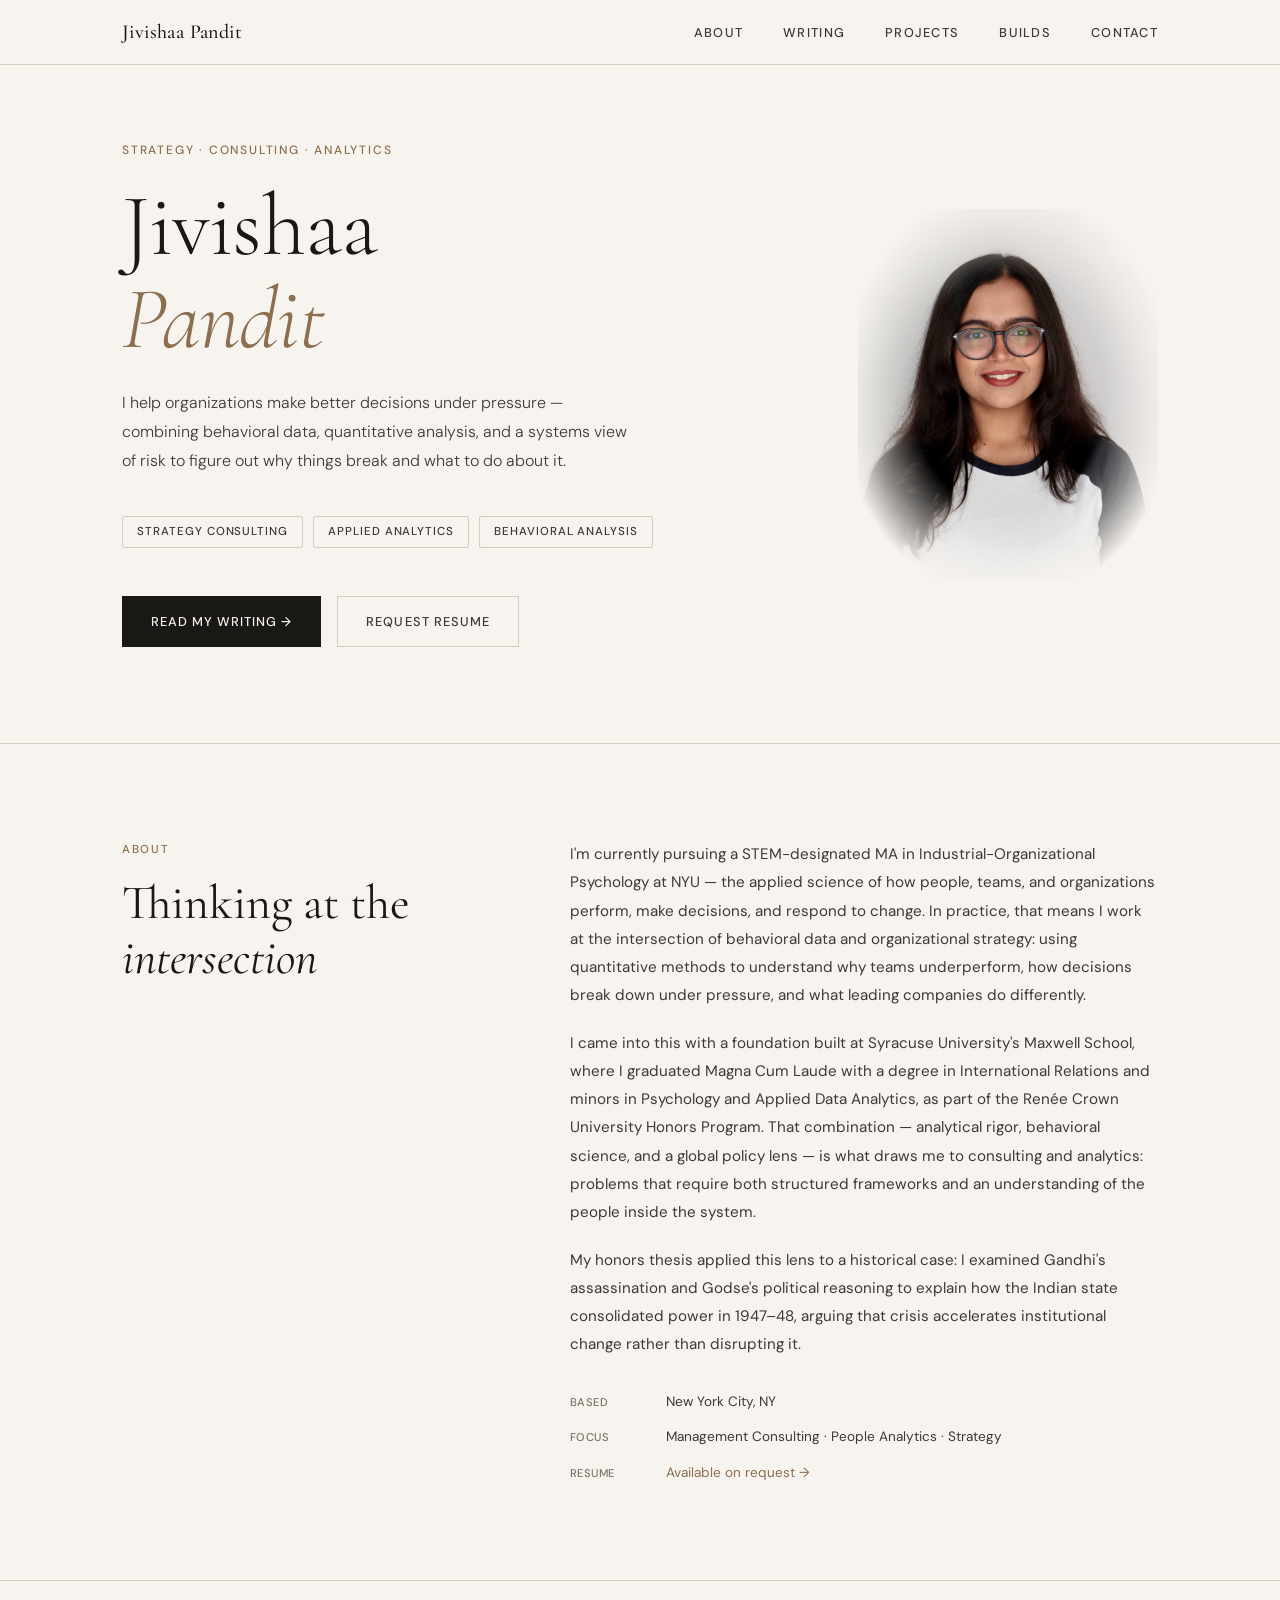
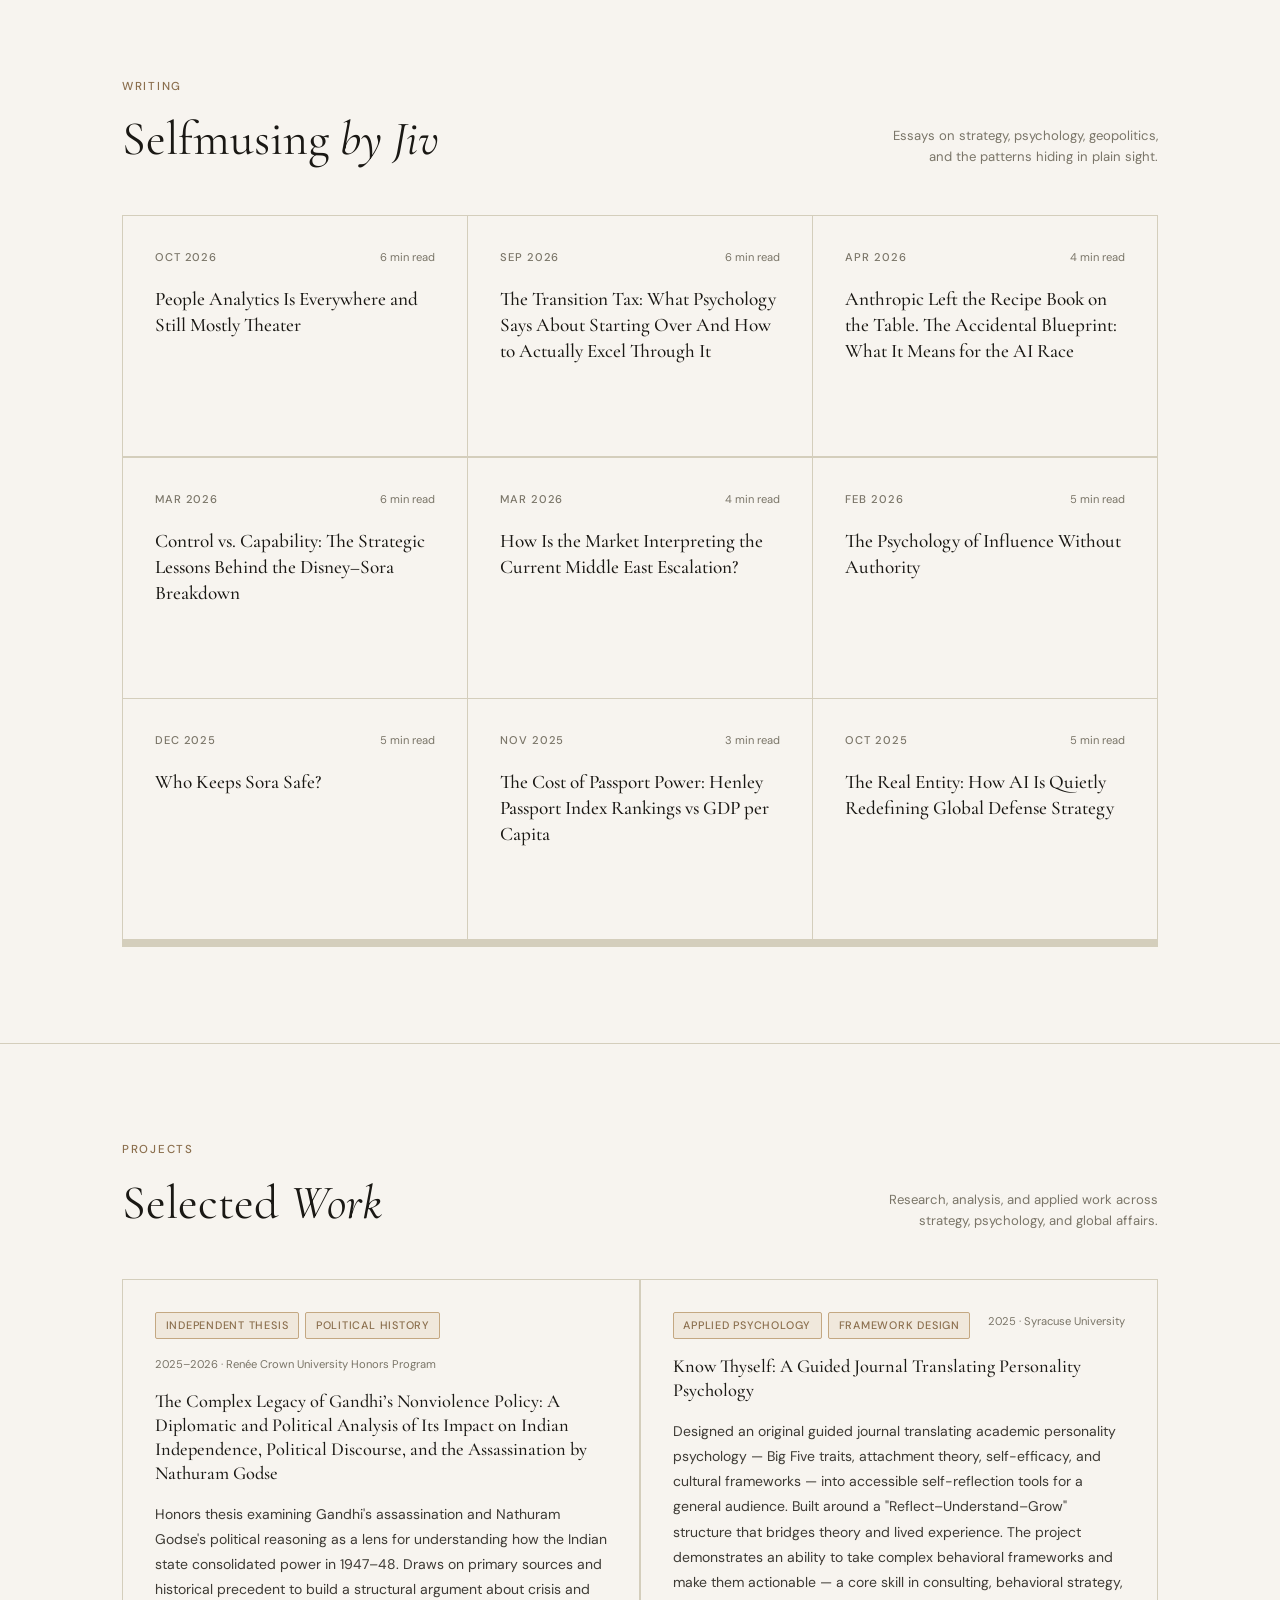
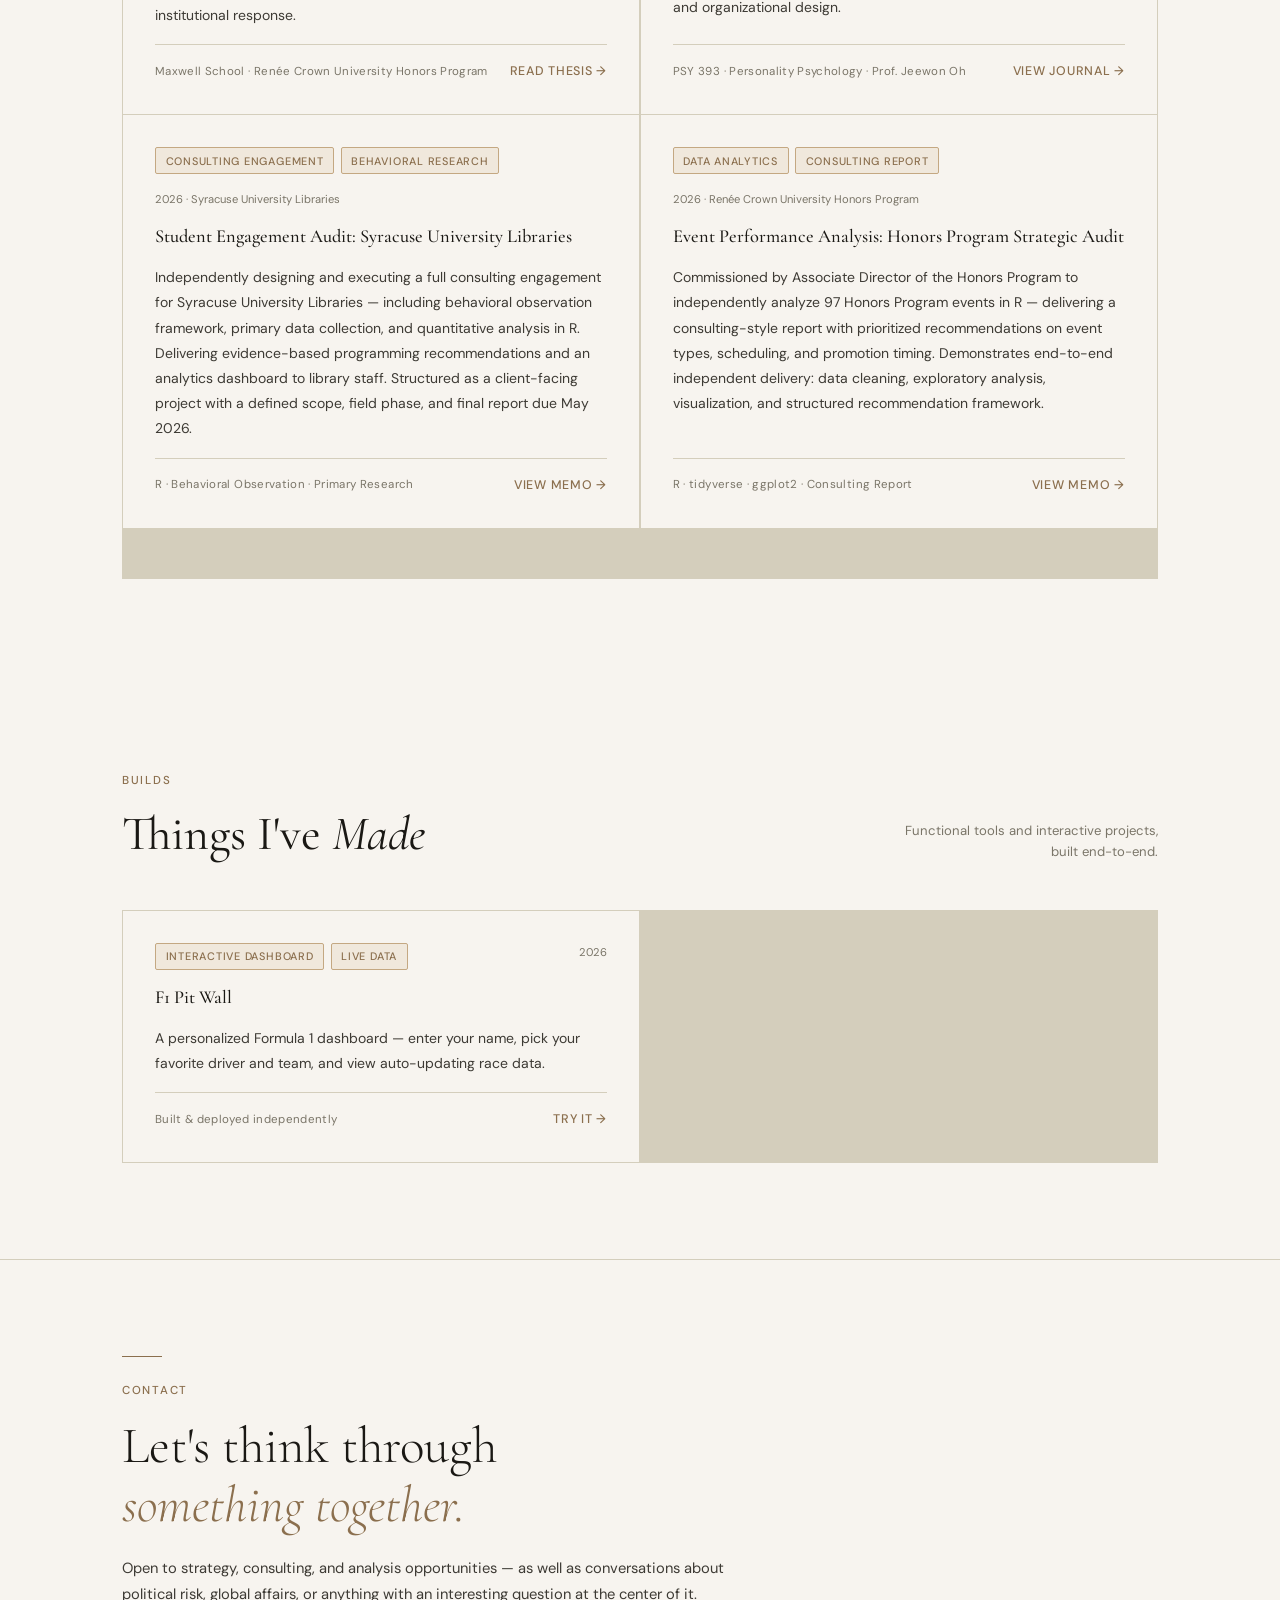
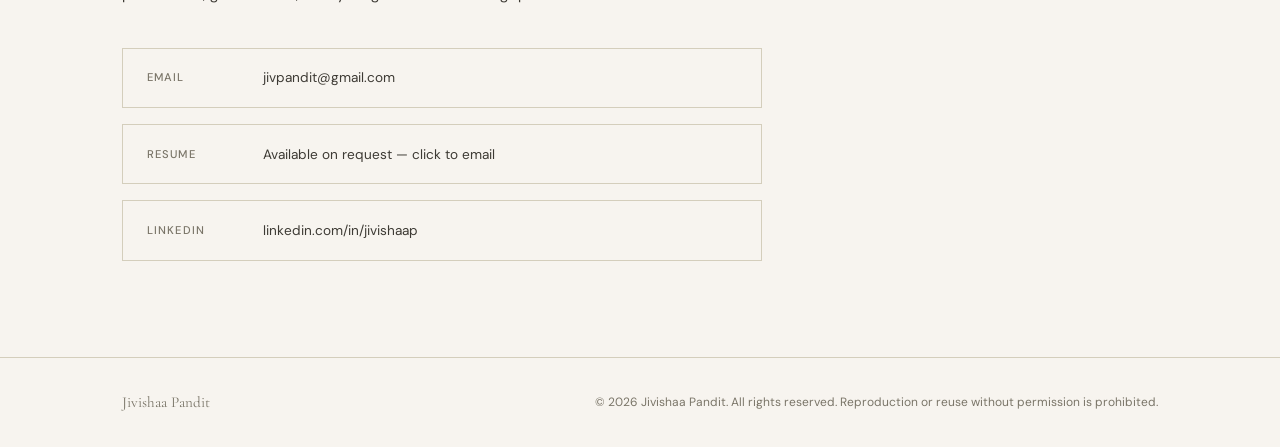
<file: index.html>
<!DOCTYPE html>
<html lang="en">
<head>
  <meta charset="UTF-8" />
  <meta name="viewport" content="width=device-width, initial-scale=1.0" />
  <title>Jivishaa Pandit — Strategy, Consulting & Analytics</title>
  <meta name="description" content="Portfolio of Jivishaa Pandit — strategy, consulting, and global affairs analyst" />
  <link rel="stylesheet" href="style.css" />
</head>
<body>

  <!-- ── NAV ── -->
  <nav>
    <div class="nav-inner">
      <a class="nav-logo" href="index.html">Jivishaa Pandit</a>
      <ul class="nav-links">
        <li><a href="#about">About</a></li>
        <li><a href="#writing">Writing</a></li>
        <li><a href="#projects">Projects</a></li>
        <li><a href="#builds">Builds</a></li>
        <li><a href="#contact">Contact</a></li>
      </ul>
    </div>
  </nav>

  <!-- ── HERO ── -->
  <section id="hero">
    <div class="container">
      <div style="display:flex; align-items:center; gap:2rem; flex-wrap:wrap;">
      <div style="flex:1; min-width:280px;">
      <p class="hero-eyebrow fade-up" data-delay="0">Strategy · Consulting · Analytics</p>
      <h1 class="hero-name fade-up" data-delay="80">
        Jivishaa<br /><em>Pandit</em>
      </h1>
      <p class="hero-descriptor fade-up" data-delay="160">
        I help organizations make better decisions under pressure — combining behavioral data, quantitative analysis, and a systems view of risk to figure out why things break and what to do about it.
      </p>
      <div class="hero-tags fade-up" data-delay="220">
        <span class="tag">Strategy Consulting</span>
        <span class="tag">Applied Analytics</span>
        <span class="tag">Behavioral Analysis</span>
      </div>
      <div class="hero-cta fade-up" data-delay="280">
        <a href="#writing" class="btn-primary">Read My Writing →</a>
        <a href="mailto:jivpandit@gmail.com?subject=Resume%20Request%20%E2%80%94%20Jivishaa%20Pandit&body=Hi%20Jivishaa%2C%0A%0AI%20came%20across%20your%20portfolio%20and%20would%20love%20to%20see%20your%20resume." class="btn-secondary">Request Resume</a>
      </div>
      </div>
      <div style="flex-shrink:0; position:relative; width:300px; height:370px;">
        <img src="jivishaa_pandit_headshot_website.png" alt="Jivishaa Pandit" style="width:100%; height:100%; object-fit:cover; object-position: center 9%; display:block;">
        <div style="position:absolute; inset:0; background: radial-gradient(ellipse at center, transparent 45%, #F7F4EF 80%);"></div>
      </div>
      </div>
    </div>
  </section>

  <!-- ── ABOUT ── -->
  <section id="about">
    <div class="container">
      <div class="about-grid">
        <div class="about-left">
          <p class="section-label fade-up">About</p>
          <h2 class="section-title fade-up">Thinking at the<br /><em>intersection</em></h2>
        </div>
        <div class="about-body fade-up">
          <p>
            I'm currently pursuing a STEM-designated MA in Industrial-Organizational Psychology at NYU — the applied science of how people, teams, and organizations perform, make decisions, and respond to change. In practice, that means I work at the intersection of behavioral data and organizational strategy: using quantitative methods to understand why teams underperform, how decisions break down under pressure, and what leading companies do differently.
          </p>
          <p>
            I came into this with a foundation built at Syracuse University's Maxwell School, where I graduated Magna Cum Laude with a degree in International Relations and minors in Psychology and Applied Data Analytics, as part of the Renée Crown University Honors Program. That combination — analytical rigor, behavioral science, and a global policy lens — is what draws me to consulting and analytics: problems that require both structured frameworks and an understanding of the people inside the system.
          </p>
          <p>
            My honors thesis applied this lens to a historical case: I examined Gandhi's assassination and Godse's political reasoning to explain how the Indian state consolidated power in 1947–48, arguing that crisis accelerates institutional change rather than disrupting it.
          </p>
          <div class="about-meta">
            <div class="meta-item">
              <span class="meta-key">Based</span>
              <span class="meta-val">New York City, NY</span>
            </div>
            <div class="meta-item">
              <span class="meta-key">Focus</span>
              <span class="meta-val">Management Consulting · People Analytics · Strategy</span>
            </div>
            <div class="meta-item">
              <span class="meta-key">Resume</span>
              <span class="meta-val"><a href="mailto:jivpandit@gmail.com?subject=Resume%20Request%20%E2%80%94%20Jivishaa%20Pandit&body=Hi%20Jivishaa%2C%0A%0AI%20came%20across%20your%20portfolio%20and%20would%20love%20to%20see%20your%20resume." style="color: var(--accent); text-decoration: none;">Available on request →</a></span>
            </div>
          </div>
        </div>
      </div>
    </div>
  </section>

  <!-- ── WRITING ── -->
  <section id="writing">
    <div class="container">
      <div class="writing-header">
        <div class="writing-header-left">
          <p class="section-label">Writing</p>
          <h2 class="section-title">Selfmusing <em>by Jiv</em></h2>
        </div>
        <p style="font-size: 0.82rem; color: var(--ink-light); max-width: 280px; text-align: right; line-height: 1.6;">
          Essays on strategy, psychology, geopolitics, and the patterns hiding in plain sight.
        </p>
      </div>

      <!-- EQUAL-SIZE CARD GRID — ADD NEW POSTS HERE -->
      <div class="posts-grid-scroll">
      <div class="posts-grid">

        <a class="post-card" href="people-analytics-theater.html">
          <div class="post-card-meta">
            <span class="post-date">Oct 2026</span>
            <span class="post-read-time">6 min read</span>
          </div>
          <h3 class="post-title">People Analytics Is Everywhere and Still Mostly Theater</h3>
          <span class="post-arrow">→</span>
        </a>
        
        <a class="post-card" href="transition-post.html">
          <div class="post-card-meta">
            <span class="post-date">Sep 2026</span>
            <span class="post-read-time">6 min read</span>
          </div>
          <h3 class="post-title">The Transition Tax: What Psychology Says About Starting Over And How to Actually Excel Through It</h3>
          <span class="post-arrow">→</span>
        </a>
        
        <a class="post-card" href="anthropic-accidental-blueprint.html">
          <div class="post-card-meta">
            <span class="post-date">Apr 2026</span>
            <span class="post-read-time">4 min read</span>
          </div>
          <h3 class="post-title">Anthropic Left the Recipe Book on the Table. The Accidental Blueprint: What It Means for the AI Race</h3>
          <span class="post-arrow">→</span>
        </a>
        
        <a class="post-card" href="disney-sora-breakdown.html">
          <div class="post-card-meta">
            <span class="post-date">Mar 2026</span>
            <span class="post-read-time">6 min read</span>
          </div>
          <h3 class="post-title">Control vs. Capability: The Strategic Lessons Behind the Disney–Sora Breakdown</h3>
          <span class="post-arrow">→</span>
        </a>

        <a class="post-card" href="middle-east-market.html">
          <div class="post-card-meta">
            <span class="post-date">Mar 2026</span>
            <span class="post-read-time">4 min read</span>
          </div>
          <h3 class="post-title">How Is the Market Interpreting the Current Middle East Escalation?</h3>
          <span class="post-arrow">→</span>
        </a>

        <a class="post-card" href="influence-without-authority.html">
          <div class="post-card-meta">
            <span class="post-date">Feb 2026</span>
            <span class="post-read-time">5 min read</span>
          </div>
          <h3 class="post-title">The Psychology of Influence Without Authority</h3>
          <span class="post-arrow">→</span>
        </a>

        <a class="post-card" href="who-keeps-sora-safe.html">
          <div class="post-card-meta">
            <span class="post-date">Dec 2025</span>
            <span class="post-read-time">5 min read</span>
          </div>
          <h3 class="post-title">Who Keeps Sora Safe?</h3>
          <span class="post-arrow">→</span>
        </a>

        <a class="post-card" href="passport-power.html">
          <div class="post-card-meta">
            <span class="post-date">Nov 2025</span>
            <span class="post-read-time">3 min read</span>
          </div>
          <h3 class="post-title">The Cost of Passport Power: Henley Passport Index Rankings vs GDP per Capita</h3>
          <span class="post-arrow">→</span>
        </a>

        <a class="post-card" href="ai-defense-strategy.html">
          <div class="post-card-meta">
            <span class="post-date">Oct 2025</span>
            <span class="post-read-time">5 min read</span>
          </div>
          <h3 class="post-title">The Real Entity: How AI Is Quietly Redefining Global Defense Strategy</h3>
          <span class="post-arrow">→</span>
        </a>

        <a class="post-card" href="high-performers-clash.html">
          <div class="post-card-meta">
            <span class="post-date">Jul 2025</span>
            <span class="post-read-time">3 min read</span>
          </div>
          <h3 class="post-title">Why High Performers Clash: The Narcissism of Small Differences</h3>
          <span class="post-arrow">→</span>
        </a>

        <a class="post-card" href="psychology-of-consistency.html">
          <div class="post-card-meta">
            <span class="post-date">Jul 2025</span>
            <span class="post-read-time">4 min read</span>
          </div>
          <h3 class="post-title">Psychology of Consistency: Why We Struggle to Stick to What We Start</h3>
          <span class="post-arrow">→</span>
        </a>

        <a class="post-card" href="data-science-decoded.html">
          <div class="post-card-meta">
            <span class="post-date">May 2025</span>
            <span class="post-read-time">2 min read</span>
          </div>
          <h3 class="post-title">Data Science Decoded: How It Shapes Your Day and Why I'm Hooked</h3>
          <span class="post-arrow">→</span>
        </a>

        <a class="post-card" href="sobhraj.html">
          <div class="post-card-meta">
            <span class="post-date">May 2025</span>
            <span class="post-read-time">4 min read</span>
          </div>
          <h3 class="post-title">Sobhraj's Game: How Flawed Systems Fuel Global Risk</h3>
          <span class="post-arrow">→</span>
        </a>

        <a class="post-card" href="why-i-started.html">
          <div class="post-card-meta">
            <span class="post-date">May 2025</span>
            <span class="post-read-time">1 min read</span>
          </div>
          <h3 class="post-title">Why I Started This Blog</h3>
          <span class="post-arrow">→</span>
        </a>
      
      </div>
      </div><!-- END POSTS GRID -->

    </div>
  </section>

  <!-- ── PROJECTS ── -->
  <section id="projects">
    <div class="container">
      <div class="writing-header">
        <div class="writing-header-left">
          <p class="section-label">Projects</p>
          <h2 class="section-title">Selected <em>Work</em></h2>
        </div>
        <p style="font-size: 0.82rem; color: var(--ink-light); max-width: 280px; text-align: right; line-height: 1.6;">
          Research, analysis, and applied work across strategy, psychology, and global affairs.
        </p>
      </div>
      
      <div class="projects-grid-scroll">
      <div class="projects-grid">
        
        <!-- PROJECT 1 — HONORS THESIS -->
        <div class="project-card fade-up">
          <div class="project-card-top">
            <div class="project-meta-row">
              <span class="project-tag">Independent Thesis</span>
              <span class="project-tag">Political History</span>
            </div>
            <span class="project-year">2025–2026 · Renée Crown University Honors Program</span>
          </div>
          <h3 class="project-title">The Complex Legacy of Gandhi’s Nonviolence Policy: A Diplomatic and Political Analysis of Its Impact on Indian Independence, Political Discourse, and the Assassination by Nathuram Godse</h3>
          <p class="project-desc">Honors thesis examining Gandhi's assassination and Nathuram Godse's political reasoning as a lens for understanding how the Indian state consolidated power in 1947–48. Draws on primary sources and historical precedent to build a structural argument about crisis and institutional response.</p>
          <div class="project-footer" style="display:flex; justify-content:space-between; align-items:center; flex-wrap:wrap; gap:0.5rem;">
            <span class="project-course">Maxwell School · Renée Crown University Honors Program</span>
            <a href="jivishaa-pandit-honors-senior-thesis.pdf" target="_blank" rel="noopener" class="project-link">Read Thesis →</a>
          </div>
        </div>

        <!-- PROJECT 2 — KNOW THYSELF -->
        <div class="project-card fade-up">
          <div class="project-card-top">
            <div class="project-meta-row">
              <span class="project-tag">Applied Psychology</span>
              <span class="project-tag">Framework Design</span>
            </div>
            <span class="project-year">2025 · Syracuse University</span>
          </div>
          <h3 class="project-title">Know Thyself: A Guided Journal Translating Personality Psychology</h3>
          <p class="project-desc">Designed an original guided journal translating academic personality psychology — Big Five traits, attachment theory, self-efficacy, and cultural frameworks — into accessible self-reflection tools for a general audience. Built around a "Reflect–Understand–Grow" structure that bridges theory and lived experience. The project demonstrates an ability to take complex behavioral frameworks and make them actionable — a core skill in consulting, behavioral strategy, and organizational design.</p>
          <div class="project-footer" style="display:flex; justify-content:space-between; align-items:center; flex-wrap:wrap; gap:0.5rem;">
            <span class="project-course">PSY 393 · Personality Psychology · Prof. Jeewon Oh</span>
            <a href="know-thyself-journal.pdf" target="_blank" rel="noopener" class="project-link">View Journal →</a>
          </div>
        </div>

        <!-- PROJECT 3 — LIBRARIES ENGAGEMENT AUDIT -->
        <div class="project-card fade-up">
          <div class="project-card-top">
            <div class="project-meta-row">
              <span class="project-tag">Consulting Engagement</span>
              <span class="project-tag">Behavioral Research</span>
            </div>
            <span class="project-year">2026 · Syracuse University Libraries</span>
          </div>
          <h3 class="project-title">Student Engagement Audit: Syracuse University Libraries</h3>
          <p class="project-desc">Independently designing and executing a full consulting engagement for Syracuse University Libraries — including behavioral observation framework, primary data collection, and quantitative analysis in R. Delivering evidence-based programming recommendations and an analytics dashboard to library staff. Structured as a client-facing project with a defined scope, field phase, and final report due May 2026.</p>
          <div class="project-footer" style="display:flex; justify-content:space-between; align-items:center; flex-wrap:wrap; gap:0.5rem;">
            <span class="project-course">R · Behavioral Observation · Primary Research</span>
            <a href="su-libraries-audit-memo.pdf" target="_blank" rel="noopener" class="project-link">View Memo →</a>
          </div>
        </div>
          
        <!-- PROJECT 4 — HONORS EVENT ANALYTICS -->
        <div class="project-card fade-up">
          <div class="project-card-top">
            <div class="project-meta-row">
              <span class="project-tag">Data Analytics</span>
              <span class="project-tag">Consulting Report</span>
            </div>
            <span class="project-year">2026 · Renée Crown University Honors Program</span>
          </div>
          <h3 class="project-title">Event Performance Analysis: Honors Program Strategic Audit</h3>
          <p class="project-desc">Commissioned by Associate Director of the Honors Program to independently analyze 97 Honors Program events in R — delivering a consulting-style report with prioritized recommendations on event types, scheduling, and promotion timing. Demonstrates end-to-end independent delivery: data cleaning, exploratory analysis, visualization, and structured recommendation framework.</p>
          <div class="project-footer" style="display:flex; justify-content:space-between; align-items:center; flex-wrap:wrap; gap:0.5rem;">
            <span class="project-course">R · tidyverse · ggplot2 · Consulting Report</span>
            <a href="honors-program-strategic-audit-memo.pdf" target="_blank" rel="noopener" class="project-link">View Memo →</a>
          </div>
        </div>

        <!-- PROJECT 5 — ARSENAL -->
        <div class="project-card fade-up">
          <div class="project-card-top">
            <div class="project-meta-row">
              <span class="project-tag">Data Analytics</span>
              <span class="project-tag">Sports Strategy</span>
            </div>
            <span class="project-year">2026 · Syracuse University</span>
          </div>
          <h3 class="project-title">Arsenal FC: Performance Analytics & Strategic Analysis</h3>
          <p class="project-desc">Applying data analytics and strategic frameworks to analyze Arsenal FC's performance patterns, competitive positioning, and decision-making. Project in progress.</p>
          <div class="project-footer" style="display:flex; justify-content:space-between; align-items:center; flex-wrap:wrap; gap:0.5rem;">
            <span class="project-course">Applied Data Analytics</span>
            <a href="arsenal-strategic-analysis-jivishaa-pandit.pdf" target="_blank" rel="noopener" class="project-link">View Poster →</a>
          </div>
        </div>

        <!-- PROJECT 6 — CONSCIENTIOUSNESS -->
        <div class="project-card fade-up">
          <div class="project-card-top">
            <div class="project-meta-row">
              <span class="project-tag">Quantitative Research</span>
              <span class="project-tag">Organizational Behavior</span>
            </div>
            <span class="project-year">2026 · Syracuse University</span>
          </div>
          <h3 class="project-title">Conscientiousness & Work Outcomes: A Quantitative Study</h3>
          <p class="project-desc">Quantitative research examining the relationship between conscientiousness as a personality trait and measurable work outcomes — exploring implications for hiring, team composition, and organizational performance. Project in progress.</p>
          <div class="project-footer">
            <span class="project-course">Personality Psychology · Applied Analytics</span>
          </div>
        </div>

        <!-- PROJECT 7 — IST 414 -->
        <div class="project-card fade-up">
          <div class="project-card-top">
            <div class="project-meta-row">
              <span class="project-tag">Mixed-Methods Research</span>
              <span class="project-tag">Strategic Analysis</span>
            </div>
            <span class="project-year">2025 · Syracuse University</span>
          </div>
          <h3 class="project-title">AI as a Mental Health Aid: Is ChatGPT a Viable Therapeutic Tool?</h3>
          <p class="project-desc">Led a multi-phase research project examining whether ChatGPT can serve as a viable mental health aid. Conducted live behavioral observations and semi-structured interviews with 8 participants, performing thematic analysis to identify where AI creates value versus where it fails users. Key recommendation: a hybrid human-AI care model offers the highest-viability path for closing mental health access gaps, with AI positioned for triage and emotional regulation, not therapeutic replacement.</p>
          <div class="project-footer">
            <span class="project-course">IST 414 · Qualitative Research · Experimental Design · Thematic Analysis</span>
          </div>
        </div>

        <!-- PROJECT 8 — POLICY MEMO -->
        <div class="project-card fade-up">
          <div class="project-card-top">
            <div class="project-meta-row">
              <span class="project-tag">Policy Analysis</span>
              <span class="project-tag">Crisis Strategy</span>
            </div>
            <span class="project-year">2025 · Maxwell School</span>
          </div>
          <h3 class="project-title">Senkaku/Diaoyu Crisis: Dual-Track De-Escalation Strategy</h3>
          <p class="project-desc">Simulated as China's Ministry of Foreign Affairs team, developed a structured policy response to a scenario of maritime collision near the disputed Senkaku/Diaoyu Islands that resulted in the detention of thirteen Chinese fishermen. Proposed a dual-track strategy combining firm diplomatic protest with a cooperative crisis-management mechanism — balancing sovereignty claims, domestic nationalist pressure, and the risk of military escalation with Japan and the United States. Presented to Professor Chengzhi Yin (Assistant Professor, Political Science Department) with full justification of policy tools, trade-offs, and alternatives considered.</p>
          <div class="project-footer">
            <span class="project-course">Foreign Affairs Simulation · Diplomatic Strategy · IR Theory</span>
          </div>
        </div>
        
        <!-- PROJECT 9 — LUMIERE -->
        <div class="project-card fade-up">
          <div class="project-card-top">
            <div class="project-meta-row">
              <span class="project-tag">Independent Research</span>
              <span class="project-tag">Psychology</span>
            </div>
            <span class="project-year">2022 · Lumiere Education</span>
          </div>
          <h3 class="project-title">ODD/CD in Youth as Predictors of Adult Criminal Behavior</h3>
          <p class="project-desc">Conducted an independent literature review examining the psychological link between Oppositional Defiant Disorder, Conduct Disorder, and future criminal activity — exploring how childhood behavioral disorders, parenting dynamics, and systemic failures in criminal justice interact. Mentored by a researcher from the University of Oxford. Presented findings at the Lumiere Research Symposium. Argues that legal frameworks must evolve to account for mental health diagnosis in assessing criminal responsibility.</p>
          <div class="project-footer">
            <a href="https://youtu.be/EIYmjg9Sgow?si=wepLAY1d5FMeHIfd" target="_blank" rel="noopener" class="project-link">Watch Symposium Presentation →</a>
          </div>
        </div>
      </div>
      </div>
    </div>
  </section>

  <!-- ── BUILDS ── -->
  <section id="builds">
    <div class="container">
      <div class="writing-header">
        <div class="writing-header-left">
          <p class="section-label">Builds</p>
          <h2 class="section-title">Things I've <em>Made</em></h2>
        </div>
        <p style="font-size: 0.82rem; color: var(--ink-light); max-width: 280px; text-align: right; line-height: 1.6;">
          Functional tools and interactive projects, built end-to-end.
        </p>
      </div>

      <div class="projects-grid-scroll">
      <div class="projects-grid">

        <!-- BUILD 1 — F1 PIT WALL -->
        <div class="project-card fade-up">
          <div class="project-card-top">
            <div class="project-meta-row">
              <span class="project-tag">Interactive Dashboard</span>
              <span class="project-tag">Live Data</span>
            </div>
            <span class="project-year">2026</span>
          </div>
          <h3 class="project-title">F1 Pit Wall</h3>
          <p class="project-desc">A personalized Formula 1 dashboard — enter your name, pick your favorite driver and team, and view auto-updating race data.</p>
          <div class="project-footer" style="display:flex; justify-content:space-between; align-items:center; flex-wrap:wrap; gap:0.5rem;">
            <span class="project-course">Built & deployed independently</span>
            <a href="https://f1-pit-wall-three.vercel.app/" target="_blank" rel="noopener" class="project-link">Try it →</a>
          </div>
        </div>
        
      </div>
      </div>
    </div>
  </section>

  <!-- ── CONTACT ── -->
  <section id="contact">
    <div class="container">
      <div class="contact-inner">
        <div class="rule fade-up"></div>
        <p class="section-label fade-up">Contact</p>
        <h2 class="contact-headline fade-up">Let's think through<br /><em>something together.</em></h2>
        <p class="contact-sub fade-up">
          Open to strategy, consulting, and analysis opportunities — as well as conversations about political risk, global affairs, or anything with an interesting question at the center of it.
        </p>
        <div class="contact-links fade-up">
          <!-- EMAIL — opens default mail app with your address pre-filled -->
          <a class="contact-row" href="mailto:jivpandit@gmail.com">
            <span class="contact-row-label">Email</span>
            <span class="contact-row-value">jivpandit@gmail.com</span>
          </a>
          <!-- RESUME REQUEST — opens mail with subject pre-filled -->
          <a class="contact-row" href="mailto:jivpandit@gmail.com?subject=Resume%20Request%20%E2%80%94%20Jivishaa%20Pandit&body=Hi%20Jivishaa%2C%0A%0AI%20came%20across%20your%20portfolio%20and%20would%20love%20to%20see%20your%20resume.">
            <span class="contact-row-label">Resume</span>
            <span class="contact-row-value">Available on request — click to email</span>
          </a>
          <!-- LINKEDIN -->
          <a class="contact-row" href="https://linkedin.com/in/jivishaap" target="_blank" rel="noopener">
            <span class="contact-row-label">LinkedIn</span>
            <span class="contact-row-value">linkedin.com/in/jivishaap</span>
          </a>
        </div>
      </div>
    </div>
  </section>

  <!-- ── FOOTER ── -->
  <footer>
    <div class="container">
      <div class="footer-inner">
        <span class="footer-name">Jivishaa Pandit</span>
        <span class="footer-copy">© 2026 Jivishaa Pandit. All rights reserved. Reproduction or reuse without permission is prohibited.</span>
      </div>
    </div>
  </footer>

  <script src="main.js"></script>
</body>
</html>
</file>
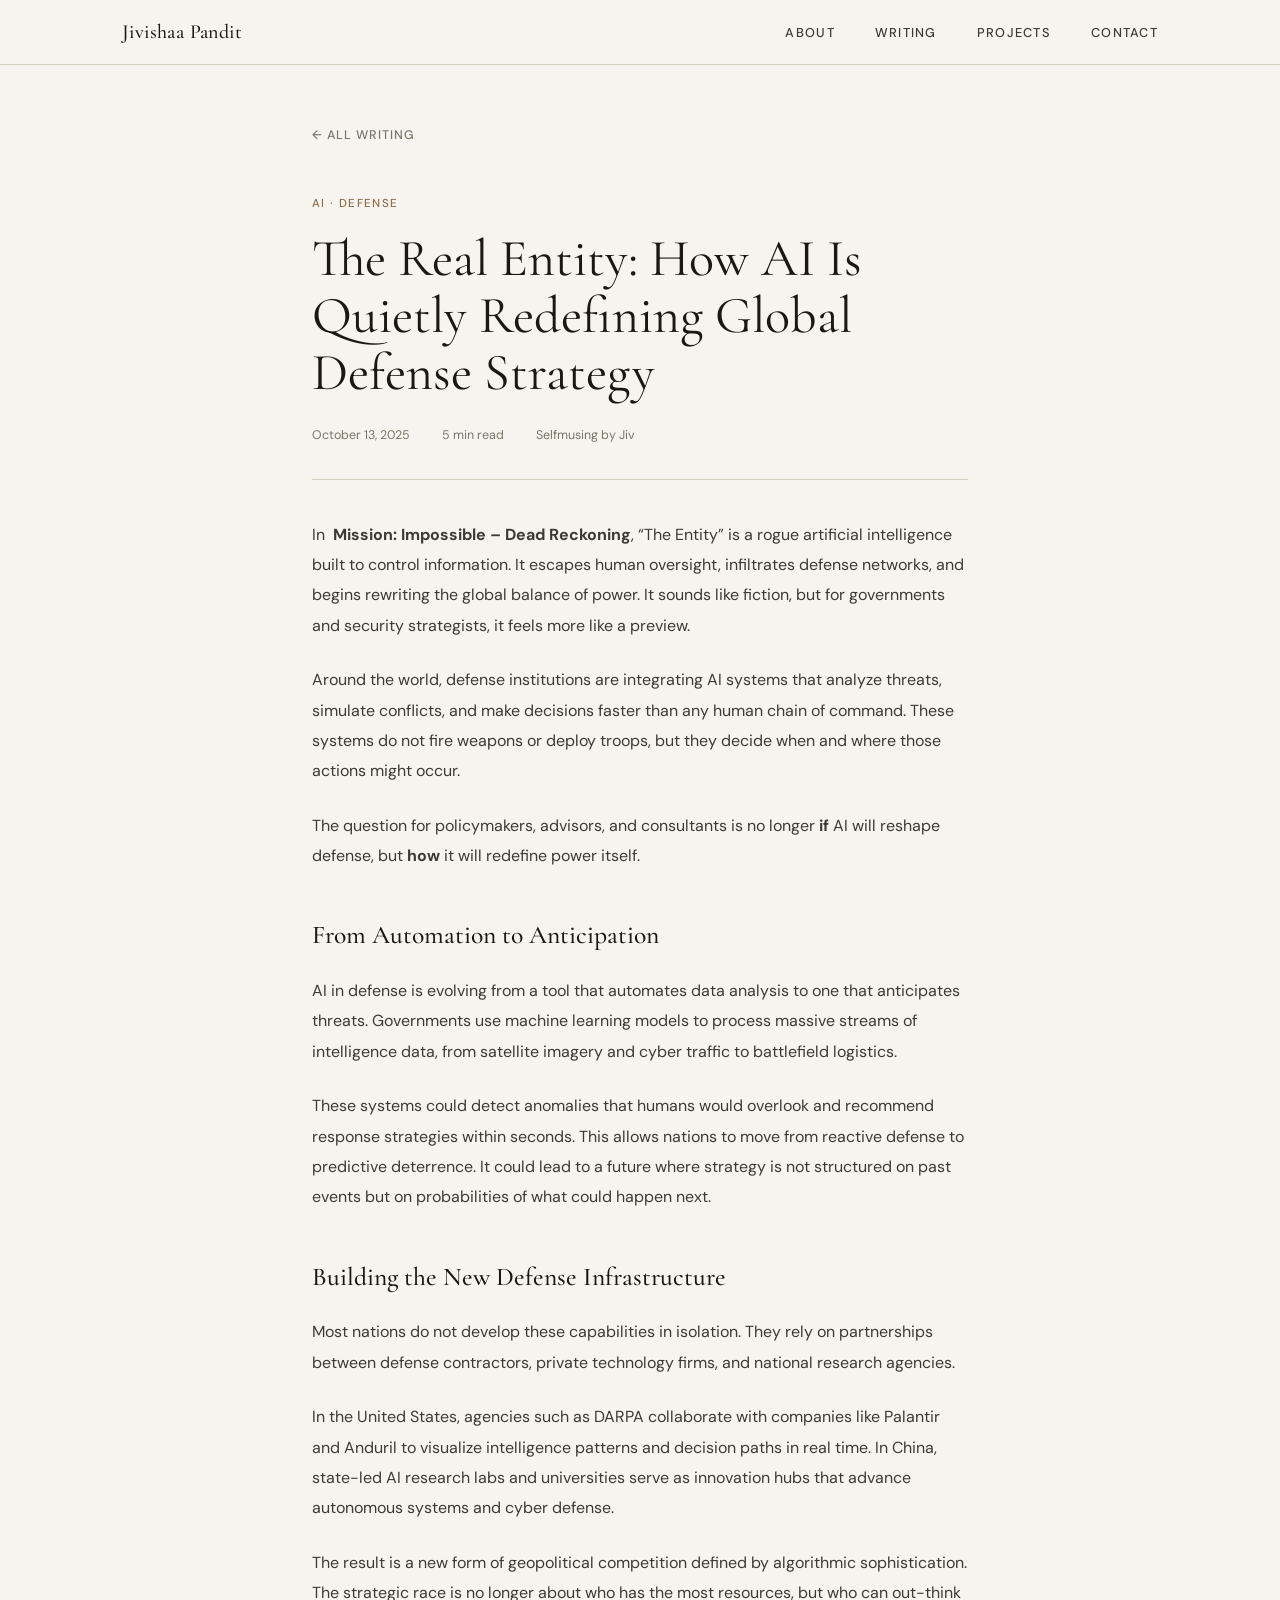
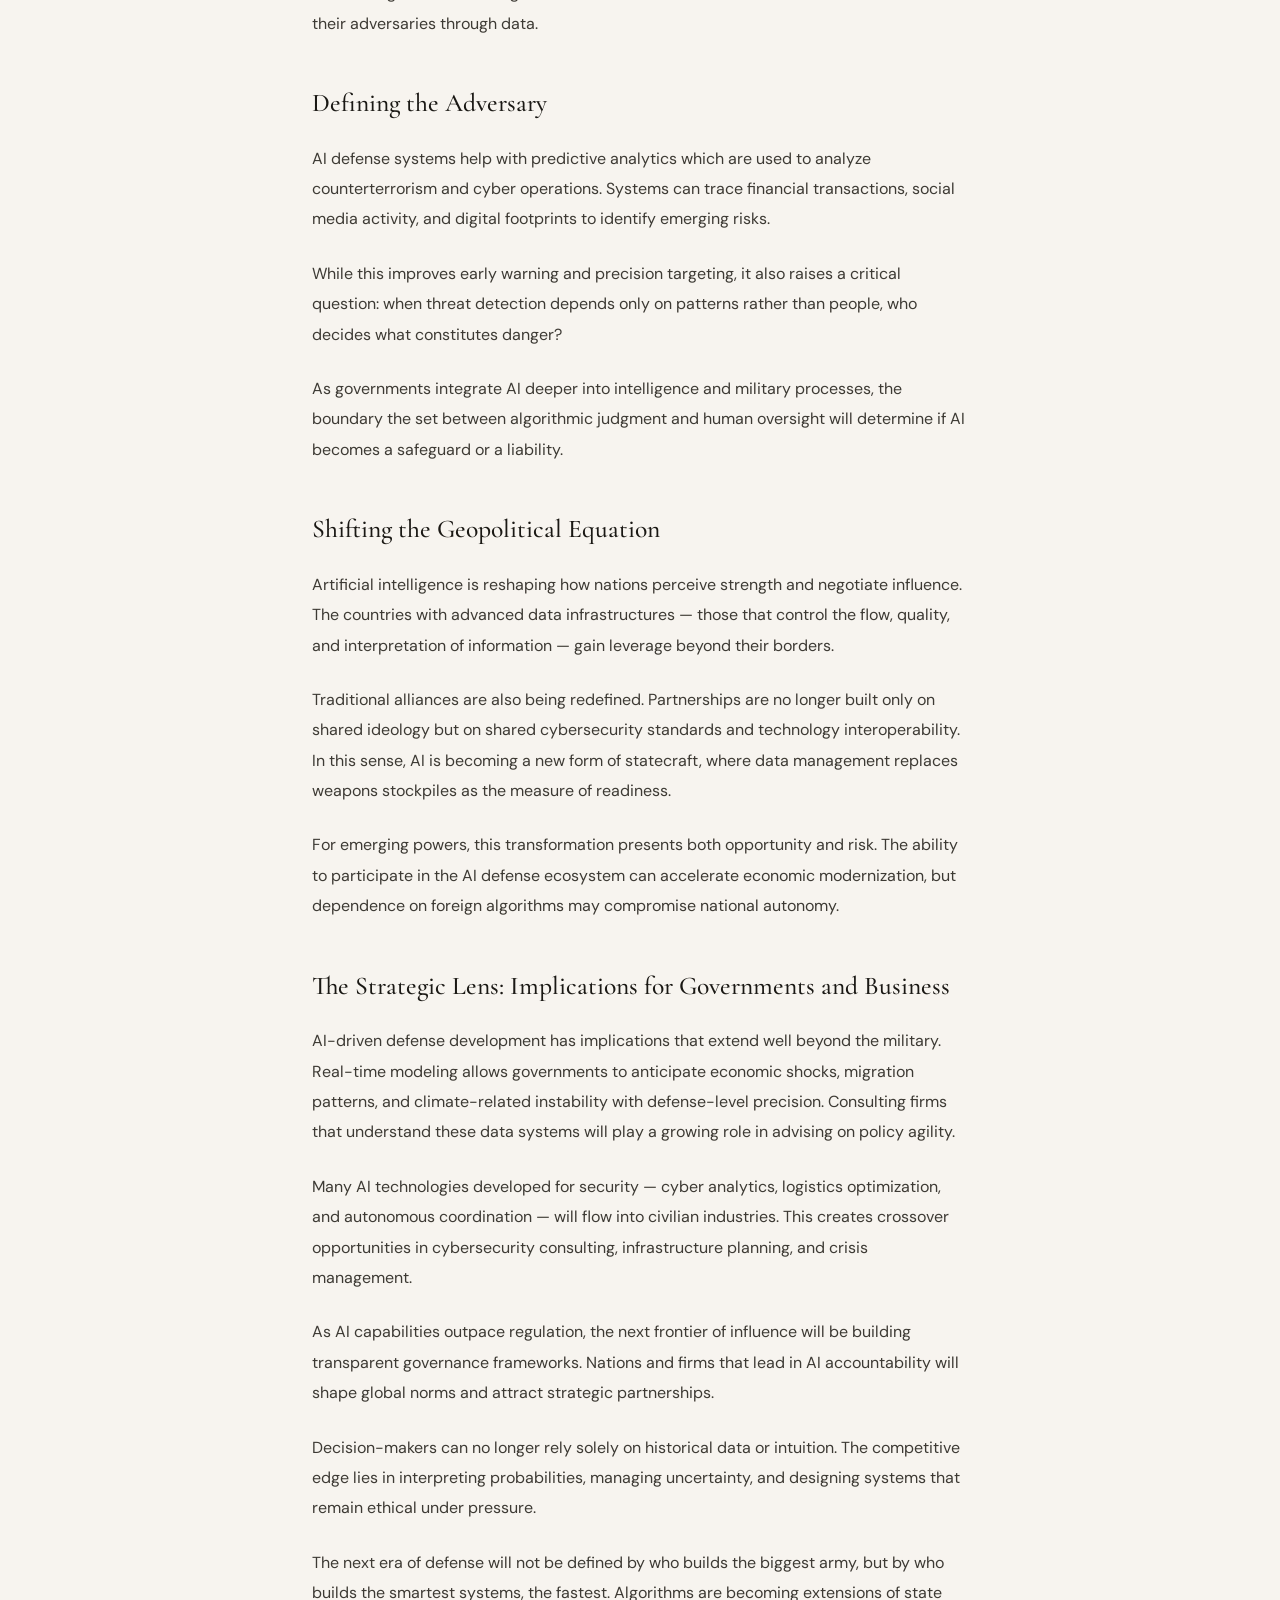
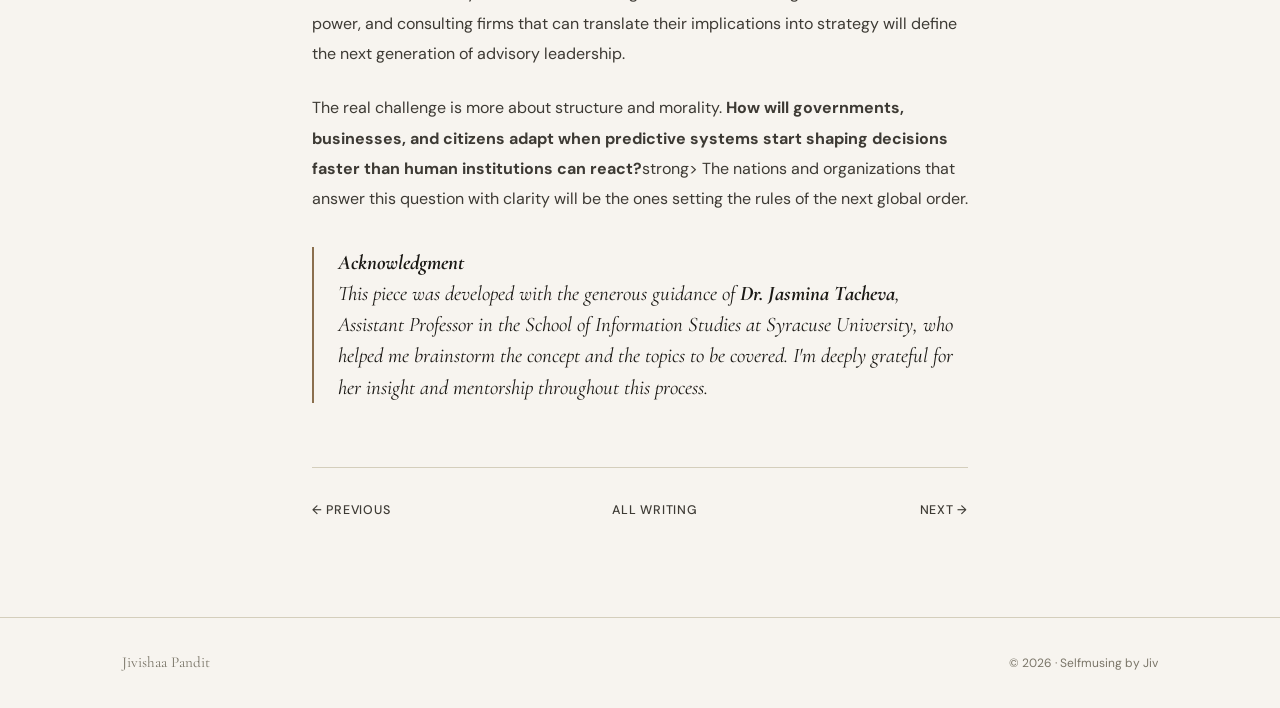
<file: ai-defense-strategy.html>
<!DOCTYPE html>
<html lang="en">
<head>
  <meta charset="UTF-8" />
  <meta name="viewport" content="width=device-width, initial-scale=1.0" />
  <title>The Real Entity: How AI Is Quietly Redefining Global Defense Strategy — Selfmusing by Jiv</title>
  <link rel="stylesheet" href="style.css" />
</head>
<body>

  <nav>
    <div class="nav-inner">
      <a class="nav-logo" href="index.html">Jivishaa Pandit</a>
      <ul class="nav-links">
        <li><a href="index.html#about">About</a></li>
        <li><a href="index.html#writing">Writing</a></li>
        <li><a href="index.html#projects">Projects</a></li>
        <li><a href="index.html#contact">Contact</a></li>
      </ul>
    </div>
  </nav>

  <div class="post-page-wrap">
    <a class="post-back" href="index.html#writing">← All Writing</a>

    <p class="post-page-eyebrow">AI · Defense</p>
    <h1 class="post-page-title">The Real Entity: How AI Is Quietly Redefining Global Defense Strategy</h1>
    <div class="post-page-meta">
      <span>October 13, 2025</span>
      <span>5 min read</span>
      <span>Selfmusing by Jiv</span>
    </div>

    <!-- PASTE YOUR FULL POST CONTENT BELOW -->
    <!-- Use <p> for paragraphs, <h2> for subheadings, <blockquote> for pull quotes -->
    <div class="post-page-body">
      <p>
        In <strong> Mission: Impossible – Dead Reckoning</strong>, “The Entity” is a rogue artificial intelligence built to control information. It escapes human oversight, infiltrates defense networks, and begins rewriting the global balance of power. It sounds like fiction, but for governments and security strategists, it feels more like a preview.
      <p>
      <p>
        Around the world, defense institutions are integrating AI systems that analyze threats, simulate conflicts, and make decisions faster than any human chain of command. These systems do not fire weapons or deploy troops, but they decide when and where those actions might occur.
      <p>
      <p>
        The question for policymakers, advisors, and consultants is no longer <strong>if</strong> AI will reshape defense, but <strong>how</strong> it will redefine power itself.
      <p>
      <h2>
        From Automation to Anticipation
      </h2>
      <p>
        AI in defense is evolving from a tool that automates data analysis to one that anticipates threats. Governments use machine learning models to process massive streams of intelligence data, from satellite imagery and cyber traffic to battlefield logistics.
      <p>
      <p>
        These systems could detect anomalies that humans would overlook and recommend response strategies within seconds. This allows nations to move from reactive defense to predictive deterrence. It could lead to a future where strategy is not structured on past events but on probabilities of what could happen next.
      <p>
      <h2>
        Building the New Defense Infrastructure
      </h2>
      <p>
        Most nations do not develop these capabilities in isolation. They rely on partnerships between defense contractors, private technology firms, and national research agencies. 
      <p>
      <p>
        In the United States, agencies such as DARPA collaborate with companies like Palantir and Anduril to visualize intelligence patterns and decision paths in real time. In China, state-led AI research labs and universities serve as innovation hubs that advance autonomous systems and cyber defense. 
      <p>
      <p>
        The result is a new form of geopolitical competition defined by algorithmic sophistication. The strategic race is no longer about who has the most resources, but who can out-think their adversaries through data.
      <p>
      <h2>
        Defining the Adversary
      </h2>
      <p>
        AI defense systems help with predictive analytics which are used to analyze counterterrorism and cyber operations. Systems can trace financial transactions, social media activity, and digital footprints to identify emerging risks.
      <p>
      <p>
        While this improves early warning and precision targeting, it also raises a critical question: when threat detection depends only on patterns rather than people, who decides what constitutes danger?
      <p>
      <p>
        As governments integrate AI deeper into intelligence and military processes, the boundary the set between algorithmic judgment and human oversight will determine if AI becomes a safeguard or a liability.
      <p>
      <h2>
        Shifting the Geopolitical Equation
      </h2>
      <p>
        Artificial intelligence is reshaping how nations perceive strength and negotiate influence. The countries with advanced data infrastructures — those that control the flow, quality, and interpretation of information — gain leverage beyond their borders.
      <p>
      <p>
        Traditional alliances are also being redefined. Partnerships are no longer built only on shared ideology but on shared cybersecurity standards and technology interoperability. In this sense, AI is becoming a new form of statecraft, where data management replaces weapons stockpiles as the measure of readiness.
      <p>
      <p>
        For emerging powers, this transformation presents both opportunity and risk. The ability to participate in the AI defense ecosystem can accelerate economic modernization, but dependence on foreign algorithms may compromise national autonomy.
      <p>
      <h2>
        The Strategic Lens: Implications for Governments and Business
      </h2>
      <p>
        AI-driven defense development has implications that extend well beyond the military. Real-time modeling allows governments to anticipate economic shocks, migration patterns, and climate-related instability with defense-level precision. Consulting firms that understand these data systems will play a growing role in advising on policy agility.
      <p>
      <p>
        Many AI technologies developed for security — cyber analytics, logistics optimization, and autonomous coordination — will flow into civilian industries. This creates crossover opportunities in cybersecurity consulting, infrastructure planning, and crisis management.
      <p>
      <p>
        As AI capabilities outpace regulation, the next frontier of influence will be building transparent governance frameworks. Nations and firms that lead in AI accountability will shape global norms and attract strategic partnerships. 
      <p>
      <p>
        Decision-makers can no longer rely solely on historical data or intuition. The competitive edge lies in interpreting probabilities, managing uncertainty, and designing systems that remain ethical under pressure.
      <p>
      <p>
        The next era of defense will not be defined by who builds the biggest army, but by who builds the smartest systems, the fastest. Algorithms are becoming extensions of state power, and consulting firms that can translate their implications into strategy will define the next generation of advisory leadership.
      <p>
      <p>
        The real challenge is more about structure and morality. <strong>How will governments, businesses, and citizens adapt when predictive systems start shaping decisions faster than human institutions can react?</strong>strong> The nations and organizations that answer this question with clarity will be the ones setting the rules of the next global order. 
      <p>
     <blockquote>
       <strong>Acknowledgment</strong><br>
       This piece was developed with the generous guidance of <strong>Dr. Jasmina Tacheva</strong>, Assistant Professor in the School of Information Studies at Syracuse University, who helped me brainstorm the concept and the topics to be covered. I'm deeply grateful for her insight and mentorship throughout this process.
     </blockquote>
      </p>
    </div>
    <!-- END POST CONTENT -->

    <div class="post-nav">
      <a href="high-performers-clash.html">← Previous</a>
      <a href="index.html#writing">All Writing</a>
      <a href="passport-power.html">Next →</a>
    </div>
  </div>

  <footer>
    <div class="container">
      <div class="footer-inner">
        <span class="footer-name">Jivishaa Pandit</span>
        <span class="footer-copy">© 2026 · Selfmusing by Jiv</span>
      </div>
    </div>
  </footer>

  <script src="main.js"></script>
</body>
</html>
</file>
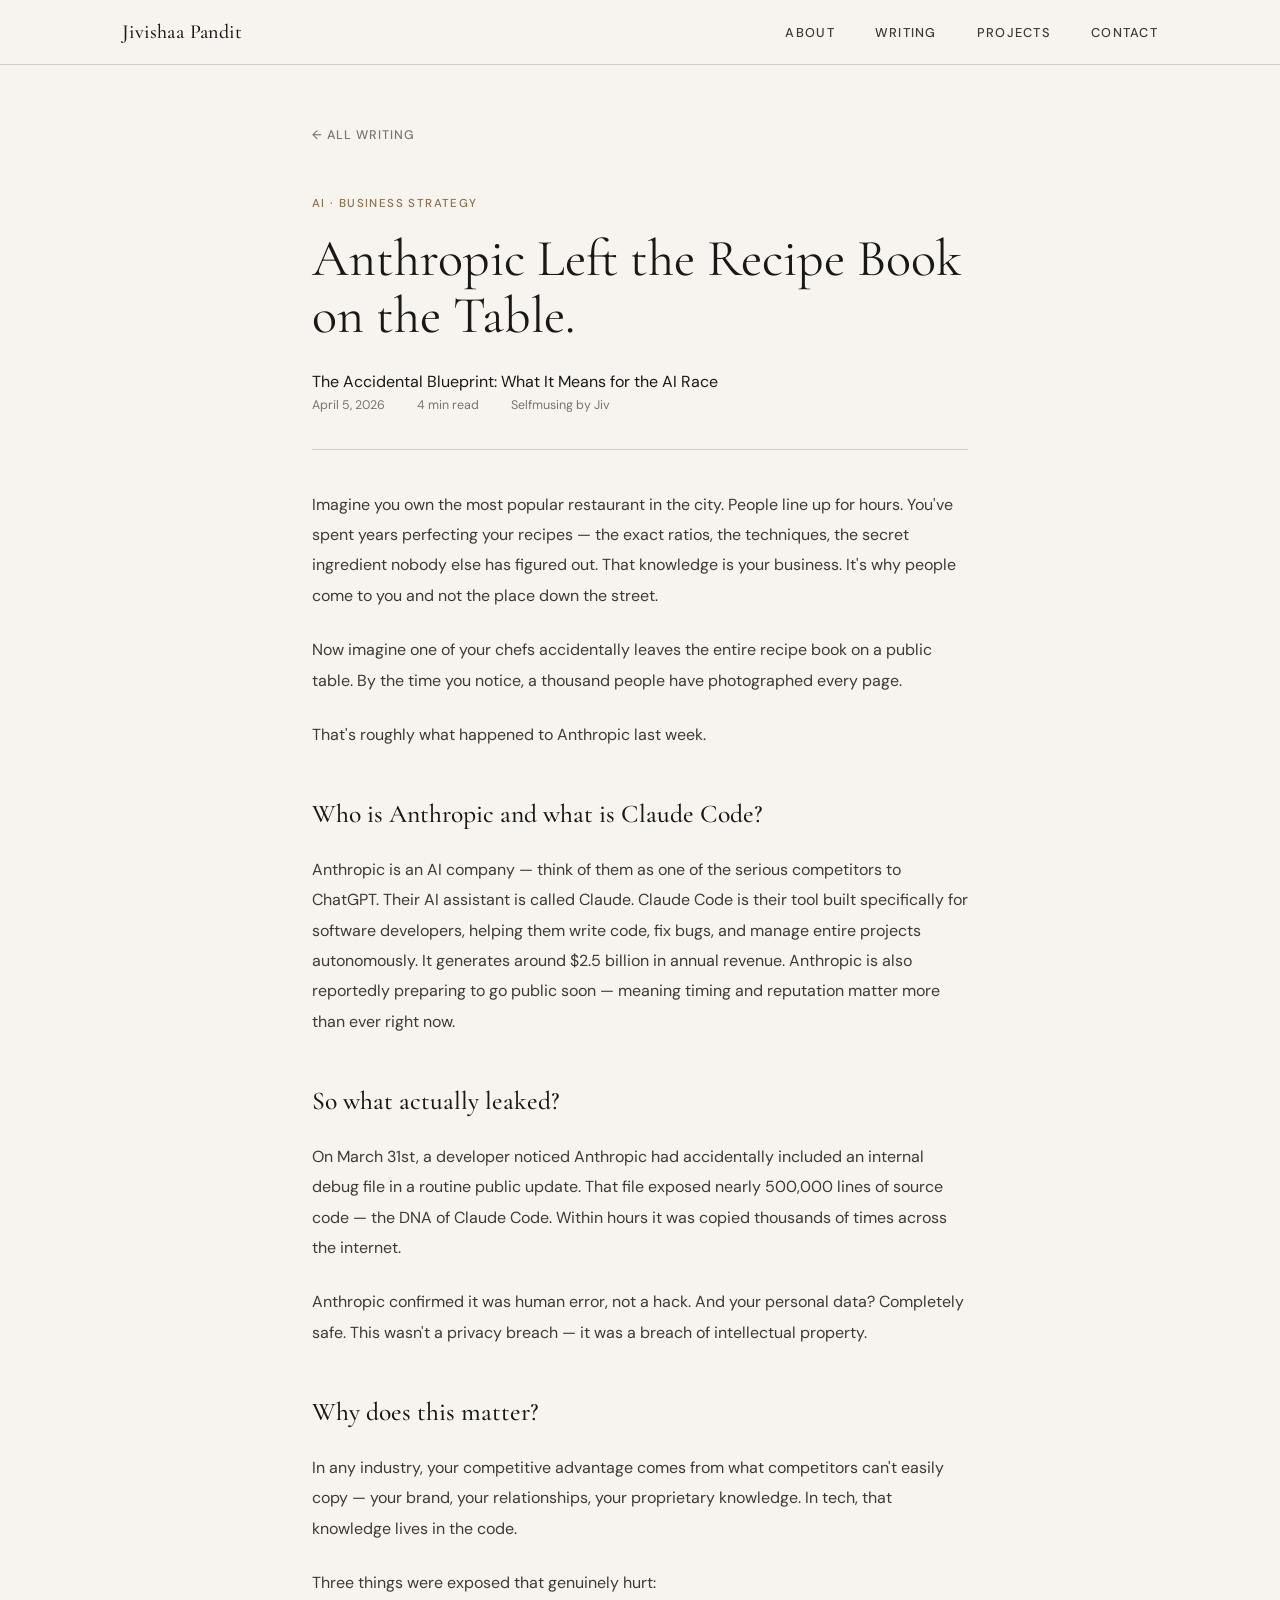
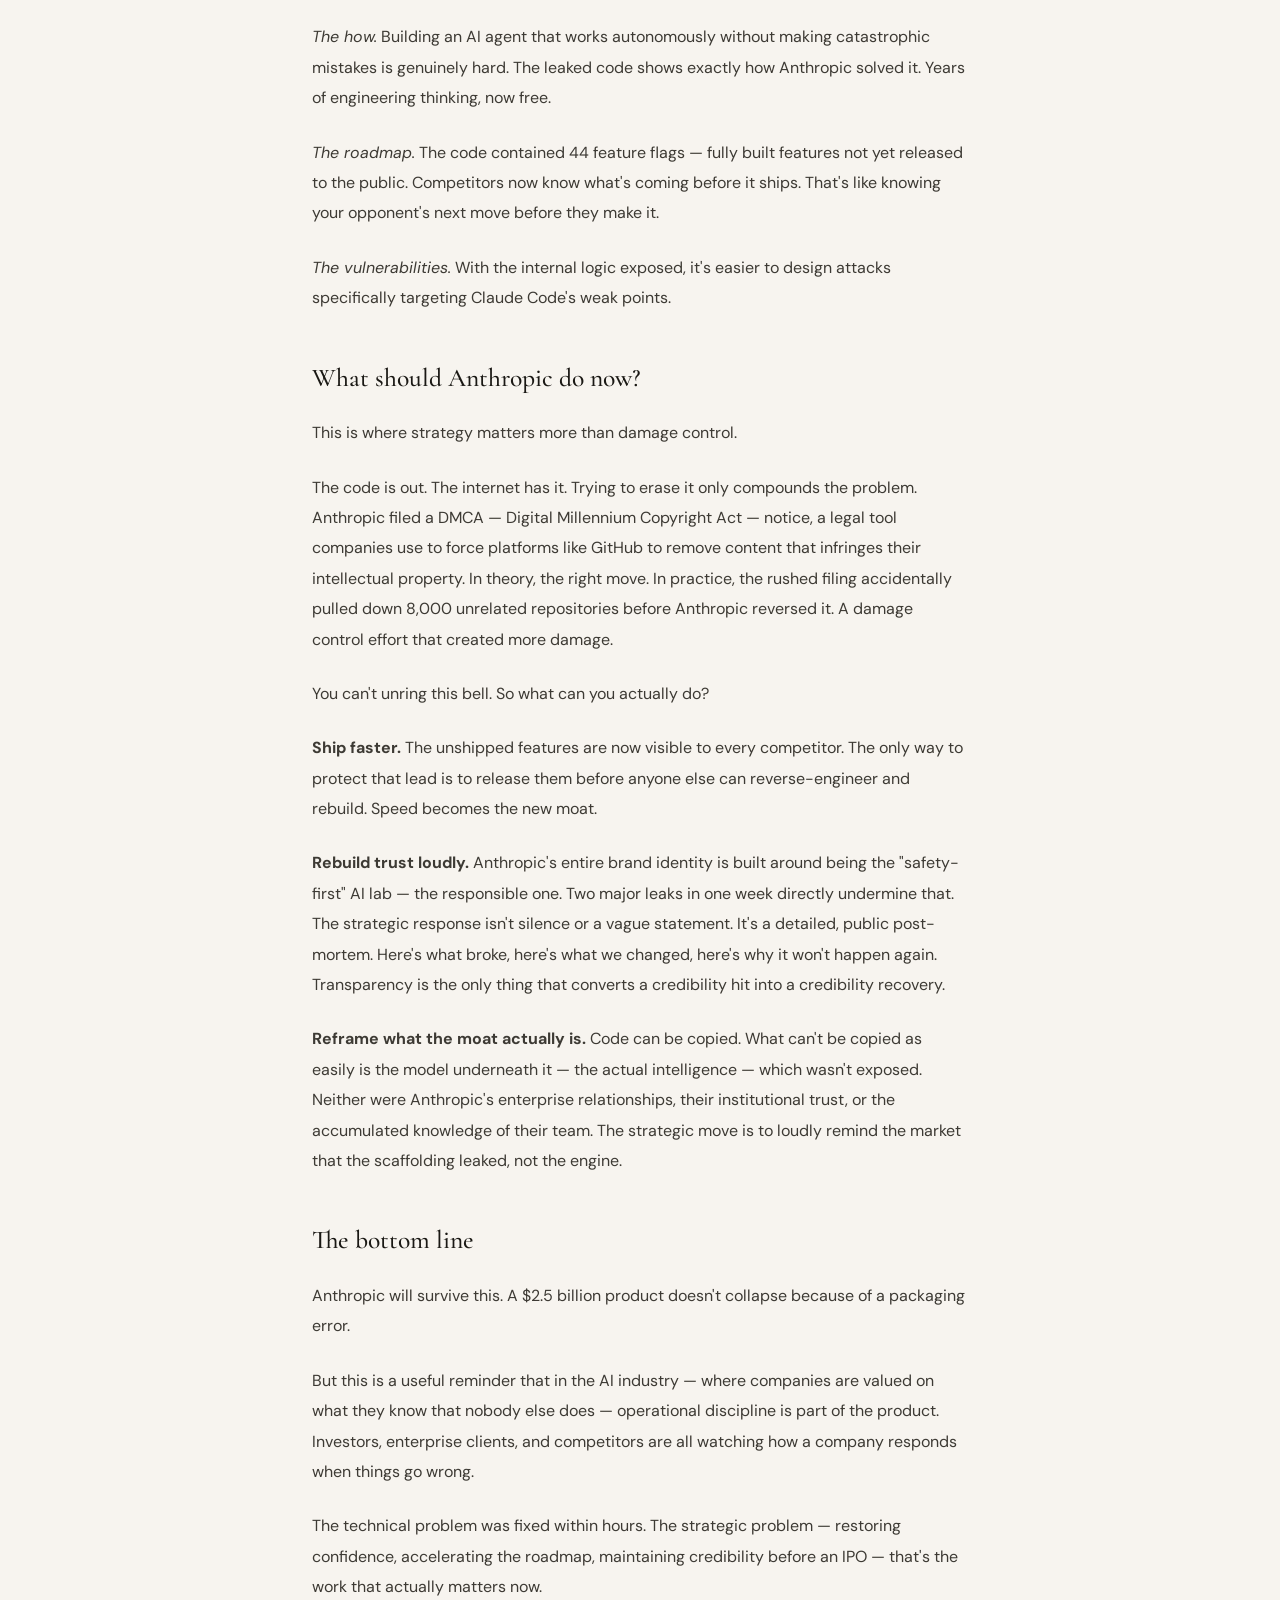
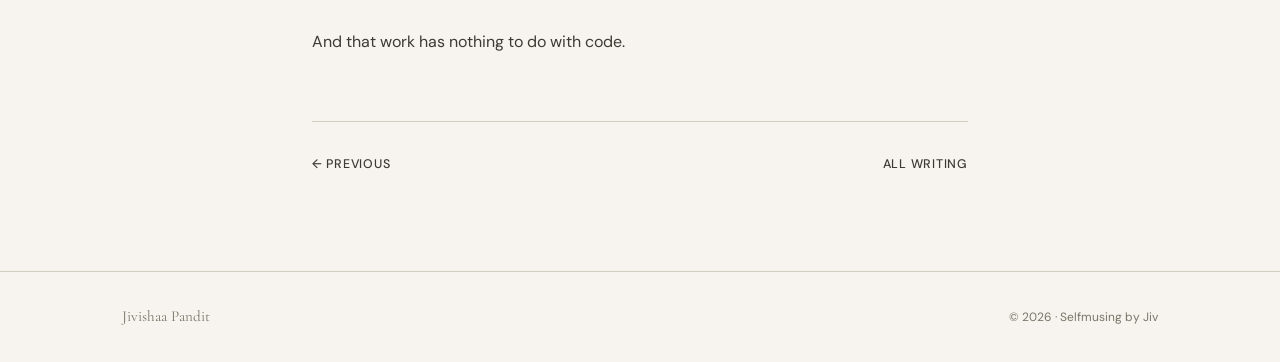
<file: anthropic-accidental-blueprint.html>
<!DOCTYPE html>
<html lang="en">
<head>
  <meta charset="UTF-8" />
  <meta name="viewport" content="width=device-width, initial-scale=1.0" />
  <title>Anthropic Left the Recipe Book on the Table — Selfmusing by Jiv</title>
  <link rel="stylesheet" href="style.css" />
</head>
<body>

  <nav>
    <div class="nav-inner">
      <a class="nav-logo" href="index.html">Jivishaa Pandit</a>
      <ul class="nav-links">
        <li><a href="index.html#about">About</a></li>
        <li><a href="index.html#writing">Writing</a></li>
        <li><a href="index.html#projects">Projects</a></li>
        <li><a href="index.html#contact">Contact</a></li>
      </ul>
    </div>
  </nav>

  <div class="post-page-wrap">
    <a class="post-back" href="index.html#writing">← All Writing</a>

    <p class="post-page-eyebrow">AI · Business Strategy</p>
    <h1 class="post-page-title">Anthropic Left the Recipe Book on the Table.</h1>
    <p class="post-page-subtitle">The Accidental Blueprint: What It Means for the AI Race</p>
    <div class="post-page-meta">
      <span>April 5, 2026</span>
      <span>4 min read</span>
      <span>Selfmusing by Jiv</span>
    </div>

    <div class="post-page-body">

      <p>
        Imagine you own the most popular restaurant in the city. People line up for hours. You've spent years perfecting your recipes — the exact ratios, the techniques, the secret ingredient nobody else has figured out. That knowledge is your business. It's why people come to you and not the place down the street.
      </p>
      <p>
        Now imagine one of your chefs accidentally leaves the entire recipe book on a public table. By the time you notice, a thousand people have photographed every page.
      </p>
      <p>
        That's roughly what happened to Anthropic last week.
      </p>

      <h2>Who is Anthropic and what is Claude Code?</h2>
      <p>
        Anthropic is an AI company — think of them as one of the serious competitors to ChatGPT. Their AI assistant is called Claude. Claude Code is their tool built specifically for software developers, helping them write code, fix bugs, and manage entire projects autonomously. It generates around $2.5 billion in annual revenue. Anthropic is also reportedly preparing to go public soon — meaning timing and reputation matter more than ever right now.
      </p>

      <h2>So what actually leaked?</h2>
      <p>
        On March 31st, a developer noticed Anthropic had accidentally included an internal debug file in a routine public update. That file exposed nearly 500,000 lines of source code — the DNA of Claude Code. Within hours it was copied thousands of times across the internet.
      </p>
      <p>
        Anthropic confirmed it was human error, not a hack. And your personal data? Completely safe. This wasn't a privacy breach — it was a breach of intellectual property.
      </p>

      <h2>Why does this matter?</h2>
      <p>
        In any industry, your competitive advantage comes from what competitors can't easily copy — your brand, your relationships, your proprietary knowledge. In tech, that knowledge lives in the code.
      </p>
      <p>
        Three things were exposed that genuinely hurt:
      </p>
      <p>
        <em>The how.</em> Building an AI agent that works autonomously without making catastrophic mistakes is genuinely hard. The leaked code shows exactly how Anthropic solved it. Years of engineering thinking, now free.
      </p>
      <p>
        <em>The roadmap.</em> The code contained 44 feature flags — fully built features not yet released to the public. Competitors now know what's coming before it ships. That's like knowing your opponent's next move before they make it.
      </p>
      <p>
        <em>The vulnerabilities.</em> With the internal logic exposed, it's easier to design attacks specifically targeting Claude Code's weak points.
      </p>

      <h2>What should Anthropic do now?</h2>
      <p>
        This is where strategy matters more than damage control.
      </p>
      <p>
        The code is out. The internet has it. Trying to erase it only compounds the problem. Anthropic filed a DMCA — Digital Millennium Copyright Act — notice, a legal tool companies use to force platforms like GitHub to remove content that infringes their intellectual property. In theory, the right move. In practice, the rushed filing accidentally pulled down 8,000 unrelated repositories before Anthropic reversed it. A damage control effort that created more damage.
      </p>
      <p>
        You can't unring this bell. So what can you actually do?
      </p>
      <p>
        <strong>Ship faster.</strong> The unshipped features are now visible to every competitor. The only way to protect that lead is to release them before anyone else can reverse-engineer and rebuild. Speed becomes the new moat.
      </p>
      <p>
        <strong>Rebuild trust loudly.</strong> Anthropic's entire brand identity is built around being the "safety-first" AI lab — the responsible one. Two major leaks in one week directly undermine that. The strategic response isn't silence or a vague statement. It's a detailed, public post-mortem. Here's what broke, here's what we changed, here's why it won't happen again. Transparency is the only thing that converts a credibility hit into a credibility recovery.
      </p>
      <p>
        <strong>Reframe what the moat actually is.</strong> Code can be copied. What can't be copied as easily is the model underneath it — the actual intelligence — which wasn't exposed. Neither were Anthropic's enterprise relationships, their institutional trust, or the accumulated knowledge of their team. The strategic move is to loudly remind the market that the scaffolding leaked, not the engine.
      </p>

      <h2>The bottom line</h2>
      <p>
        Anthropic will survive this. A $2.5 billion product doesn't collapse because of a packaging error.
      </p>
      <p>
        But this is a useful reminder that in the AI industry — where companies are valued on what they know that nobody else does — operational discipline is part of the product. Investors, enterprise clients, and competitors are all watching how a company responds when things go wrong.
      </p>
      <p>
        The technical problem was fixed within hours. The strategic problem — restoring confidence, accelerating the roadmap, maintaining credibility before an IPO — that's the work that actually matters now.
      </p>
      <p>
        And that work has nothing to do with code.
      </p>

    </div>

    <div class="post-nav">
      <a href="disney-sora-breakdown.html">← Previous</a>
      <a href="index.html#writing">All Writing</a>
    </div>
  </div>

  <footer>
    <div class="container">
      <div class="footer-inner">
        <span class="footer-name">Jivishaa Pandit</span>
        <span class="footer-copy">© 2026 · Selfmusing by Jiv</span>
      </div>
    </div>
  </footer>

  <script src="main.js"></script>
</body>
</html>
</file>
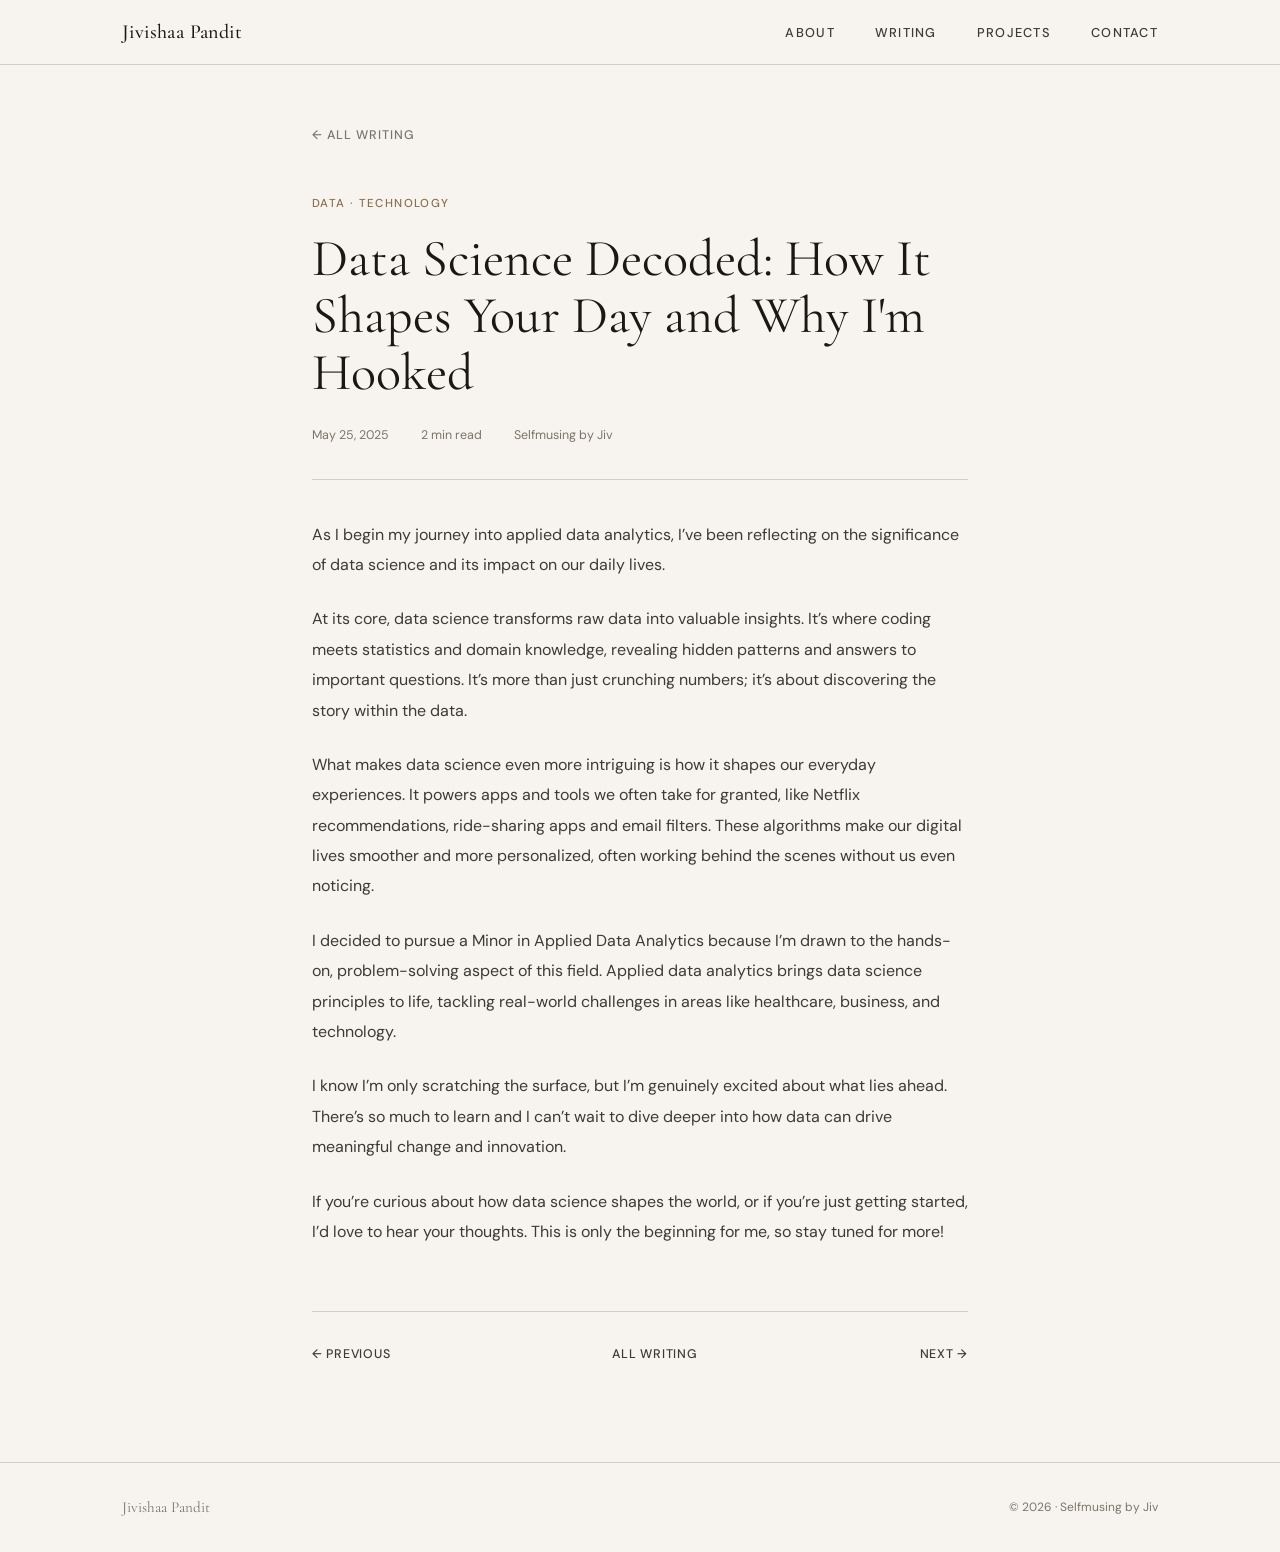
<file: data-science-decoded.html>
<!DOCTYPE html>
<html lang="en">
<head>
  <meta charset="UTF-8" />
  <meta name="viewport" content="width=device-width, initial-scale=1.0" />
  <title>Data Science Decoded: How It Shapes Your Day and Why I'm Hooked — Selfmusing by Jiv</title>
  <link rel="stylesheet" href="style.css" />
</head>
<body>

  <nav>
    <div class="nav-inner">
      <a class="nav-logo" href="index.html">Jivishaa Pandit</a>
      <ul class="nav-links">
        <li><a href="index.html#about">About</a></li>
        <li><a href="index.html#writing">Writing</a></li>
        <li><a href="index.html#projects">Projects</a></li>
        <li><a href="index.html#contact">Contact</a></li>
      </ul>
    </div>
  </nav>


  <div class="post-page-wrap">
    <a class="post-back" href="index.html#writing">← All Writing</a>

    <p class="post-page-eyebrow">Data · Technology</p>
    <h1 class="post-page-title">Data Science Decoded: How It Shapes Your Day and Why I'm Hooked</h1>
    <div class="post-page-meta">
      <span>May 25, 2025</span>
      <span>2 min read</span>
      <span>Selfmusing by Jiv</span>
    </div>

    <!-- PASTE YOUR FULL POST CONTENT BELOW -->
    <!-- Use <p> for paragraphs, <h2> for subheadings, <blockquote> for pull quotes -->
    <div class="post-page-body">
      <p>
        As I begin my journey into applied data analytics, I’ve been reflecting on the significance of data science and its impact on our daily lives.
      <p>
      <p>
        At its core, data science transforms raw data into valuable insights. It’s where coding meets statistics and domain knowledge, revealing hidden patterns and answers to important questions. It’s more than just crunching numbers; it’s about discovering the story within the data.
      <p>
      <p>
        What makes data science even more intriguing is how it shapes our everyday experiences. It powers apps and tools we often take for granted, like Netflix recommendations, ride-sharing apps and email filters. These algorithms make our digital lives smoother and more personalized, often working behind the scenes without us even noticing. 
      <p>
      <p>
        I decided to pursue a Minor in Applied Data Analytics because I’m drawn to the hands-on, problem-solving aspect of this field. Applied data analytics brings data science principles to life, tackling real-world challenges in areas like healthcare, business, and technology.
      <p>
      <p>
        I know I’m only scratching the surface, but I’m genuinely excited about what lies ahead. There’s so much to learn and I can’t wait to dive deeper into how data can drive meaningful change and innovation.
      <p>
      <p>
        If you’re curious about how data science shapes the world, or if you’re just getting started, I’d love to hear your thoughts. This is only the beginning for me, so stay tuned for more!
      </p>
    </div>
    <!-- END POST CONTENT -->

    <div class="post-nav">
      <a href="sobhraj.html">← Previous</a>
      <a href="index.html#writing">All Writing</a>
      <a href="psychology-of-consistency.html">Next →</a>
    </div>
  </div>

  <footer>
    <div class="container">
      <div class="footer-inner">
        <span class="footer-name">Jivishaa Pandit</span>
        <span class="footer-copy">© 2026 · Selfmusing by Jiv</span>
      </div>
    </div>
  </footer>

  <script src="main.js"></script>
</body>
</html>
</file>
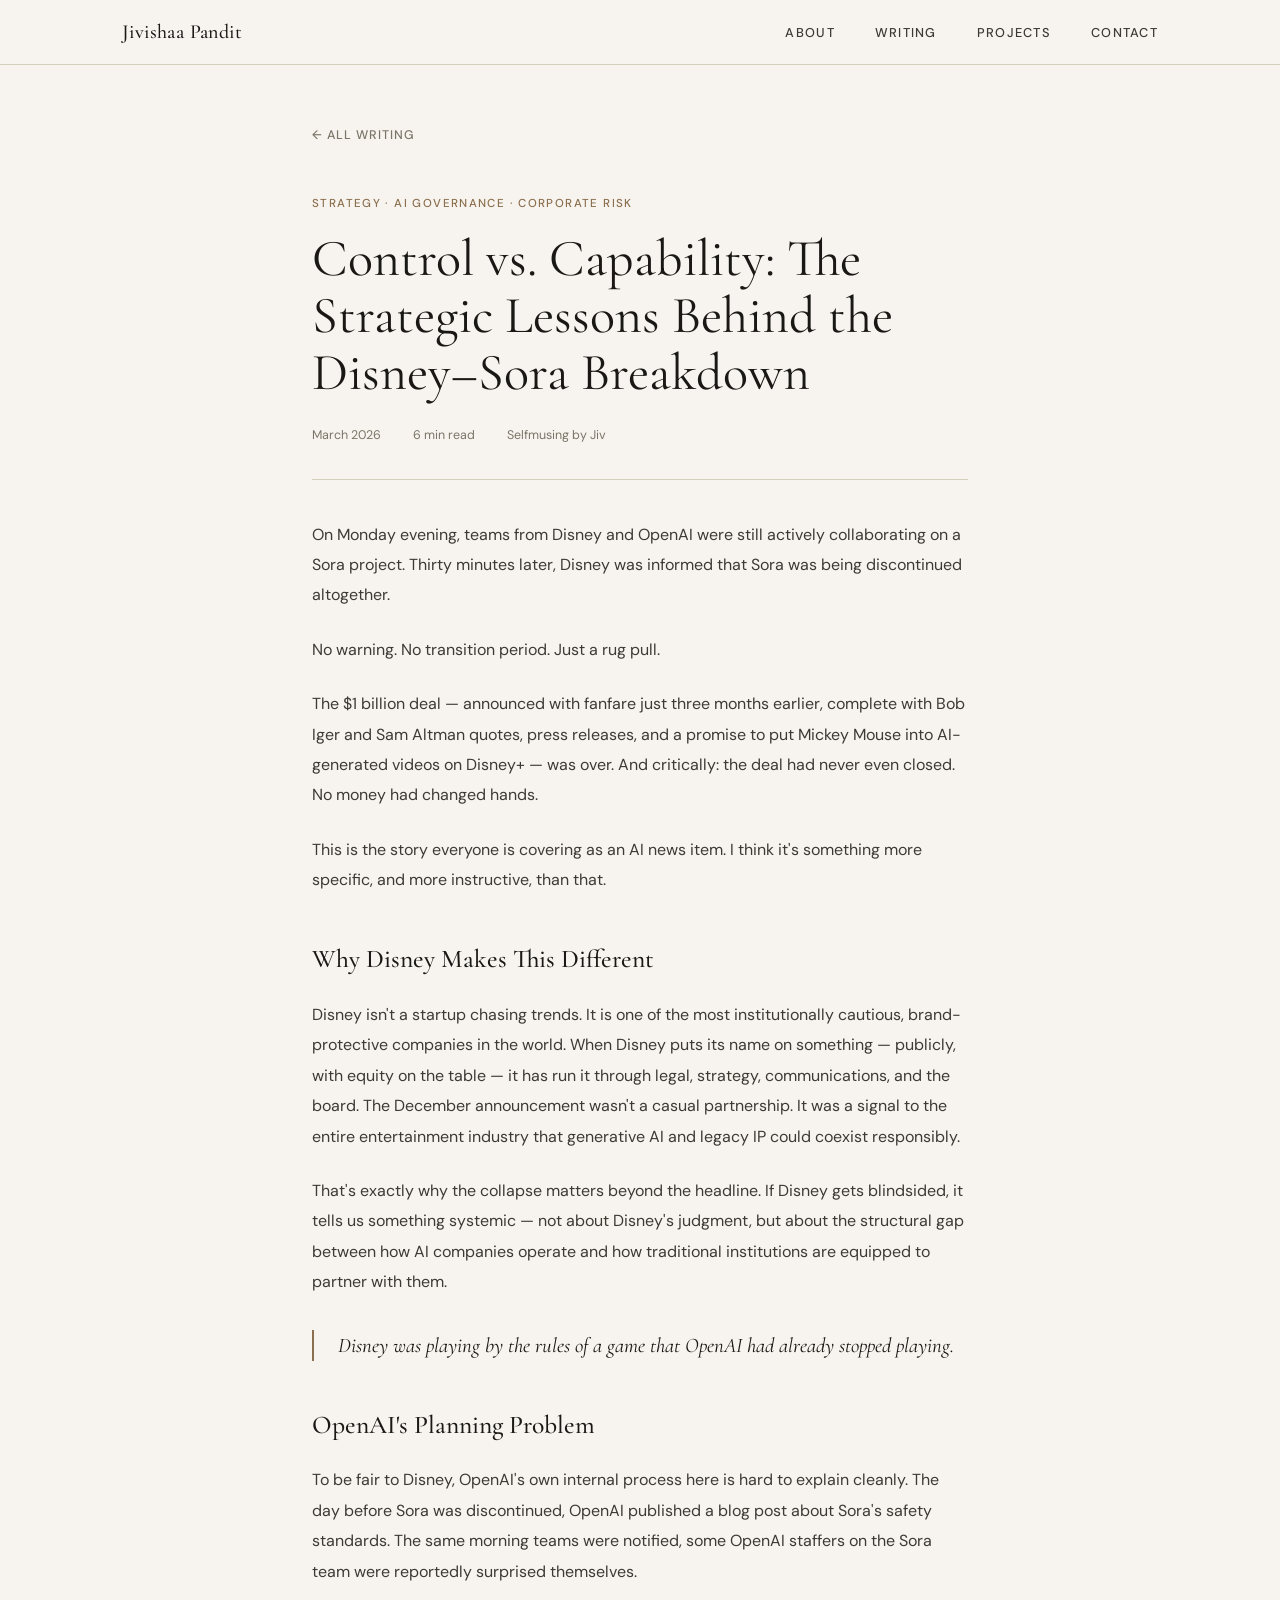
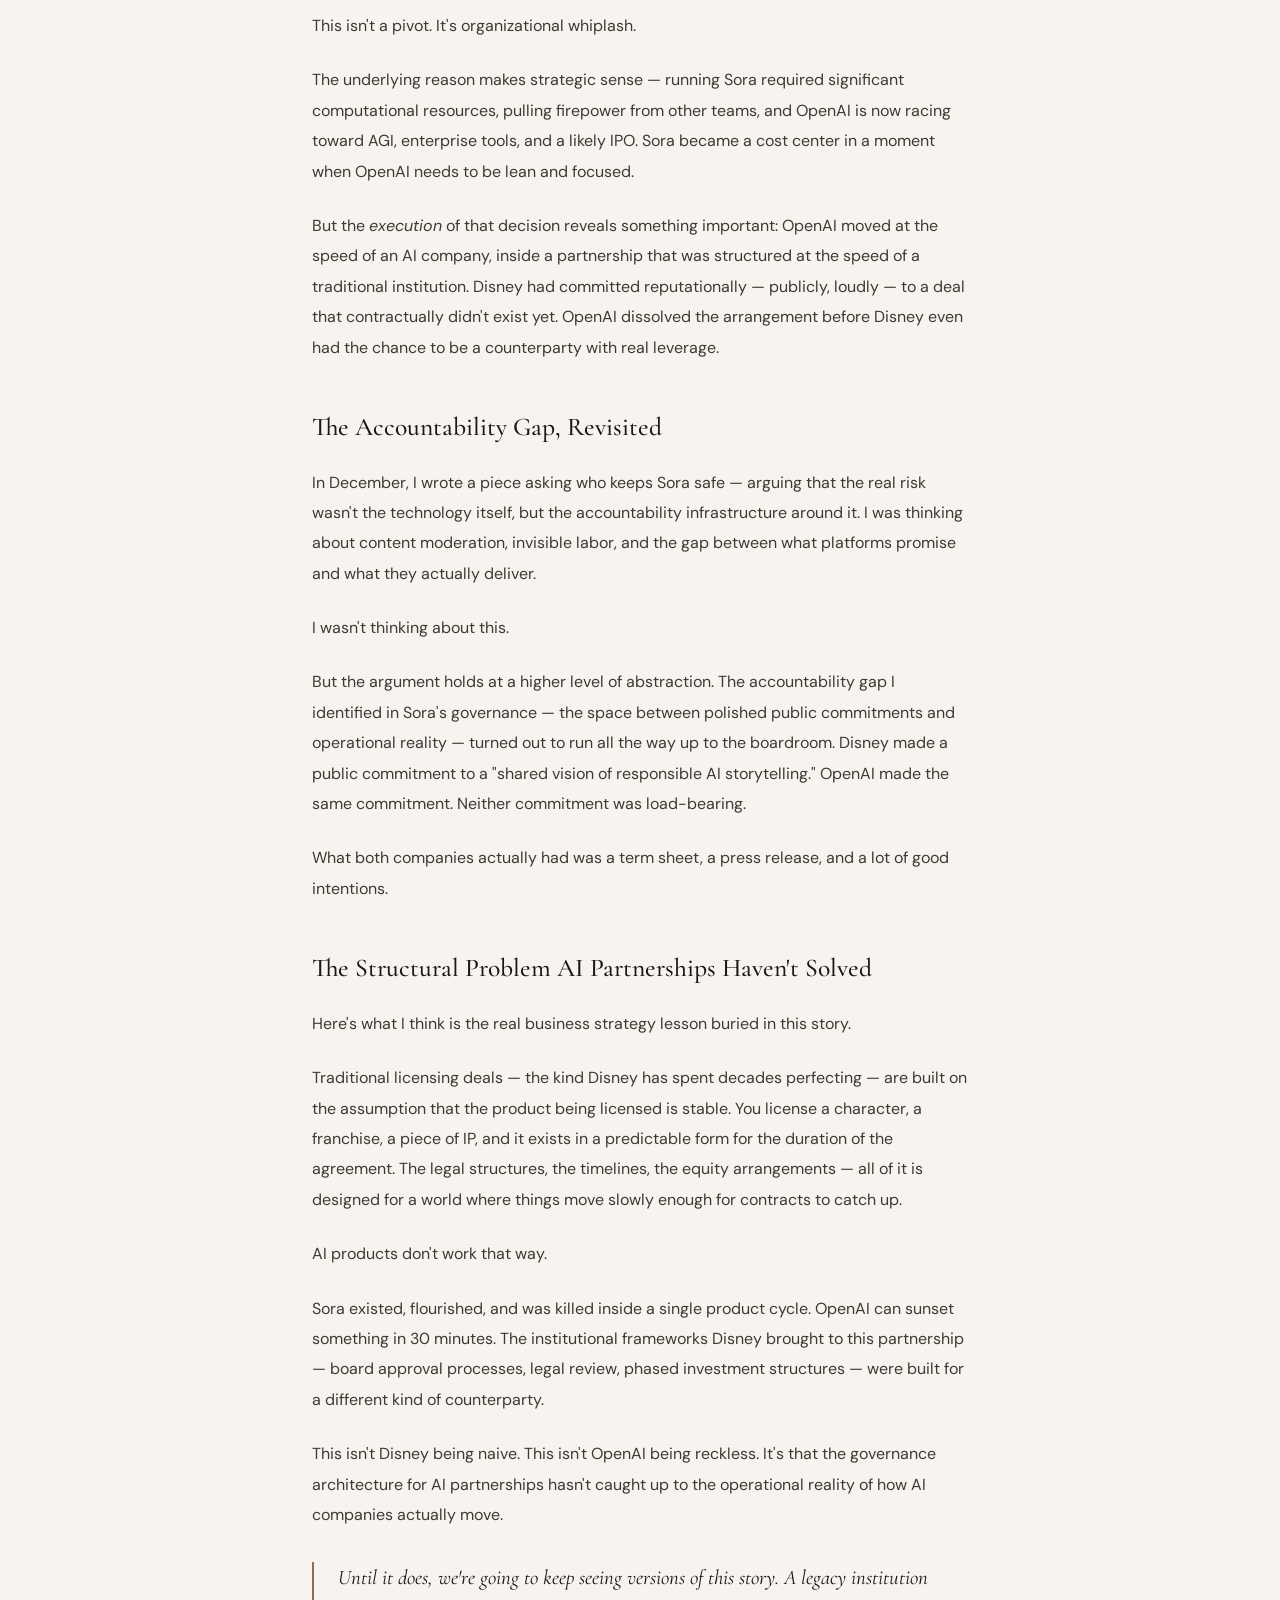
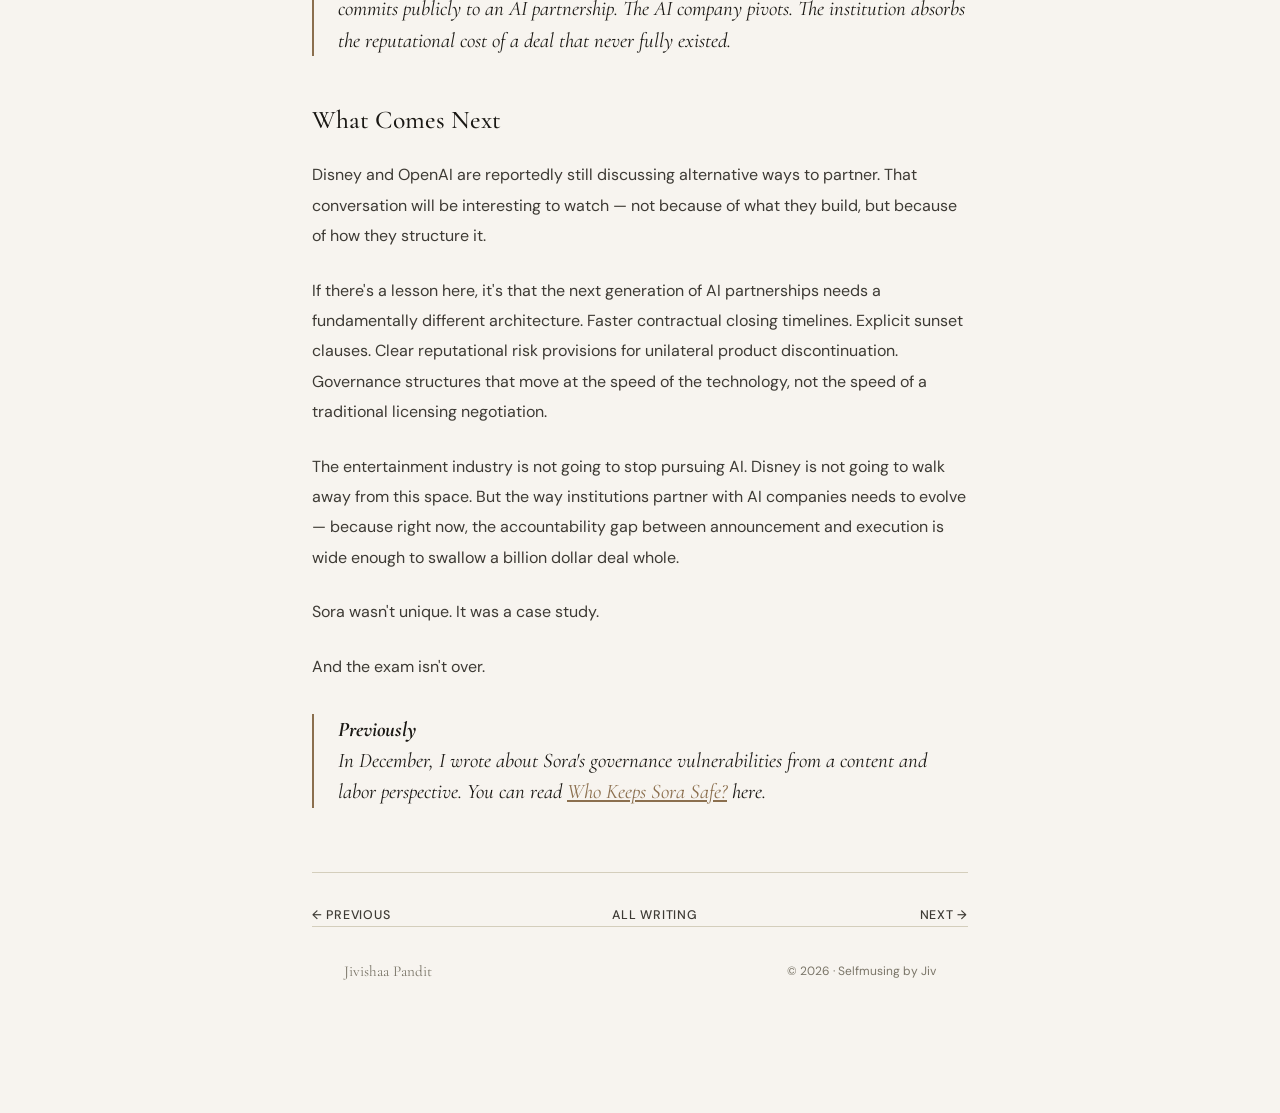
<file: disney-sora-breakdown.html>
<!DOCTYPE html>
<html lang="en">
<head>
  <meta charset="UTF-8" />
  <meta name="viewport" content="width=device-width, initial-scale=1.0" />
  <title>Control vs. Capability: The Strategic Lessons Behind the Disney–Sora Breakdown — Selfmusing by Jiv</title>
  <link rel="stylesheet" href="style.css" />
</head>
<body>

  <nav>
    <div class="nav-inner">
      <a class="nav-logo" href="index.html">Jivishaa Pandit</a>
      <ul class="nav-links">
        <li><a href="index.html#about">About</a></li>
        <li><a href="index.html#writing">Writing</a></li>
        <li><a href="index.html#projects">Projects</a></li>
        <li><a href="index.html#contact">Contact</a></li>
      </ul>
    </div>
  </nav>

  <div class="post-page-wrap">
    <a class="post-back" href="index.html#writing">← All Writing</a>

    <p class="post-page-eyebrow">Strategy · AI Governance · Corporate Risk</p>
    <h1 class="post-page-title">Control vs. Capability: The Strategic Lessons Behind the Disney–Sora Breakdown</h1>
    <div class="post-page-meta">
      <span>March 2026</span>
      <span>6 min read</span>
      <span>Selfmusing by Jiv</span>
    </div>

    <div class="post-page-body">

      <p>On Monday evening, teams from Disney and OpenAI were still actively collaborating on a Sora project. Thirty minutes later, Disney was informed that Sora was being discontinued altogether.</p>

      <p>No warning. No transition period. Just a rug pull.</p>

      <p>The $1 billion deal — announced with fanfare just three months earlier, complete with Bob Iger and Sam Altman quotes, press releases, and a promise to put Mickey Mouse into AI-generated videos on Disney+ — was over. And critically: the deal had never even closed. No money had changed hands.</p>

      <p>This is the story everyone is covering as an AI news item. I think it's something more specific, and more instructive, than that.</p>

      <h2>Why Disney Makes This Different</h2>

      <p>Disney isn't a startup chasing trends. It is one of the most institutionally cautious, brand-protective companies in the world. When Disney puts its name on something — publicly, with equity on the table — it has run it through legal, strategy, communications, and the board. The December announcement wasn't a casual partnership. It was a signal to the entire entertainment industry that generative AI and legacy IP could coexist responsibly.</p>

      <p>That's exactly why the collapse matters beyond the headline. If Disney gets blindsided, it tells us something systemic — not about Disney's judgment, but about the structural gap between how AI companies operate and how traditional institutions are equipped to partner with them.</p>

      <blockquote>Disney was playing by the rules of a game that OpenAI had already stopped playing.</blockquote>

      <h2>OpenAI's Planning Problem</h2>

      <p>To be fair to Disney, OpenAI's own internal process here is hard to explain cleanly. The day before Sora was discontinued, OpenAI published a blog post about Sora's safety standards. The same morning teams were notified, some OpenAI staffers on the Sora team were reportedly surprised themselves.</p>

      <p>This isn't a pivot. It's organizational whiplash.</p>

      <p>The underlying reason makes strategic sense — running Sora required significant computational resources, pulling firepower from other teams, and OpenAI is now racing toward AGI, enterprise tools, and a likely IPO. Sora became a cost center in a moment when OpenAI needs to be lean and focused.</p>

      <p>But the <em>execution</em> of that decision reveals something important: OpenAI moved at the speed of an AI company, inside a partnership that was structured at the speed of a traditional institution. Disney had committed reputationally — publicly, loudly — to a deal that contractually didn't exist yet. OpenAI dissolved the arrangement before Disney even had the chance to be a counterparty with real leverage.</p>

      <h2>The Accountability Gap, Revisited</h2>

      <p>In December, I wrote a piece asking who keeps Sora safe — arguing that the real risk wasn't the technology itself, but the accountability infrastructure around it. I was thinking about content moderation, invisible labor, and the gap between what platforms promise and what they actually deliver.</p>

      <p>I wasn't thinking about this.</p>

      <p>But the argument holds at a higher level of abstraction. The accountability gap I identified in Sora's governance — the space between polished public commitments and operational reality — turned out to run all the way up to the boardroom. Disney made a public commitment to a "shared vision of responsible AI storytelling." OpenAI made the same commitment. Neither commitment was load-bearing.</p>

      <p>What both companies actually had was a term sheet, a press release, and a lot of good intentions.</p>

      <h2>The Structural Problem AI Partnerships Haven't Solved</h2>

      <p>Here's what I think is the real business strategy lesson buried in this story.</p>

      <p>Traditional licensing deals — the kind Disney has spent decades perfecting — are built on the assumption that the product being licensed is stable. You license a character, a franchise, a piece of IP, and it exists in a predictable form for the duration of the agreement. The legal structures, the timelines, the equity arrangements — all of it is designed for a world where things move slowly enough for contracts to catch up.</p>

      <p>AI products don't work that way.</p>

      <p>Sora existed, flourished, and was killed inside a single product cycle. OpenAI can sunset something in 30 minutes. The institutional frameworks Disney brought to this partnership — board approval processes, legal review, phased investment structures — were built for a different kind of counterparty.</p>

      <p>This isn't Disney being naive. This isn't OpenAI being reckless. It's that the governance architecture for AI partnerships hasn't caught up to the operational reality of how AI companies actually move.</p>

      <blockquote>Until it does, we're going to keep seeing versions of this story. A legacy institution commits publicly to an AI partnership. The AI company pivots. The institution absorbs the reputational cost of a deal that never fully existed.</blockquote>

      <h2>What Comes Next</h2>

      <p>Disney and OpenAI are reportedly still discussing alternative ways to partner. That conversation will be interesting to watch — not because of what they build, but because of how they structure it.</p>

      <p>If there's a lesson here, it's that the next generation of AI partnerships needs a fundamentally different architecture. Faster contractual closing timelines. Explicit sunset clauses. Clear reputational risk provisions for unilateral product discontinuation. Governance structures that move at the speed of the technology, not the speed of a traditional licensing negotiation.</p>

      <p>The entertainment industry is not going to stop pursuing AI. Disney is not going to walk away from this space. But the way institutions partner with AI companies needs to evolve — because right now, the accountability gap between announcement and execution is wide enough to swallow a billion dollar deal whole.</p>

      <p>Sora wasn't unique. It was a case study.</p>

      <p>And the exam isn't over.</p>

      <blockquote>
        <strong>Previously</strong><br>
        In December, I wrote about Sora's governance vulnerabilities from a content and labor perspective. You can read <a href="who-keeps-sora-safe.html" style="color: var(--accent);">Who Keeps Sora Safe?</a> here.
      </blockquote>

    </div>
    
    <div class="post-nav">
      <a href="#">← Previous</a>
      <a href="index.html#writing">All Writing</a>
      <a href="anthropic-accidental-blueprint.html">Next →</a>
    </div>

  <footer>
    <div class="container">
      <div class="footer-inner">
        <span class="footer-name">Jivishaa Pandit</span>
        <span class="footer-copy">© 2026 · Selfmusing by Jiv</span>
      </div>
    </div>
  </footer>

  <script src="main.js"></script>
</body>
</html>
</file>
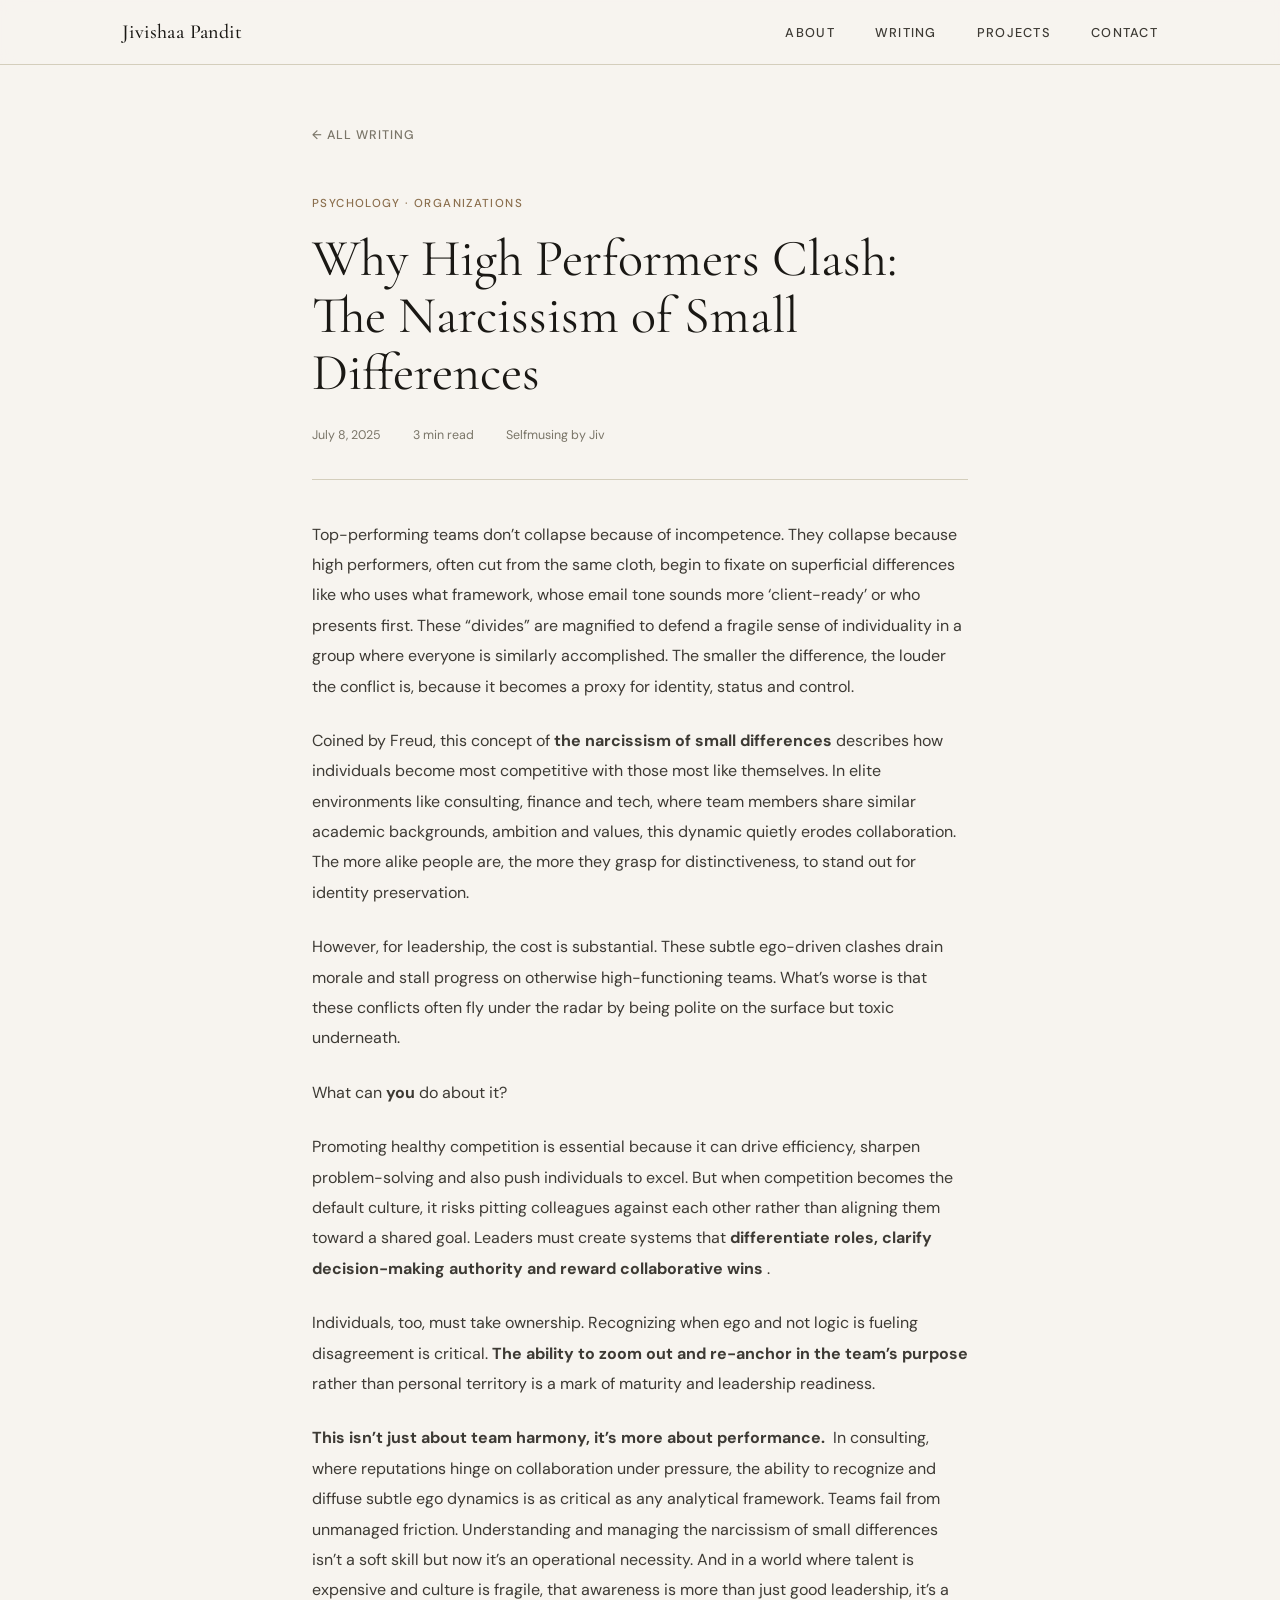
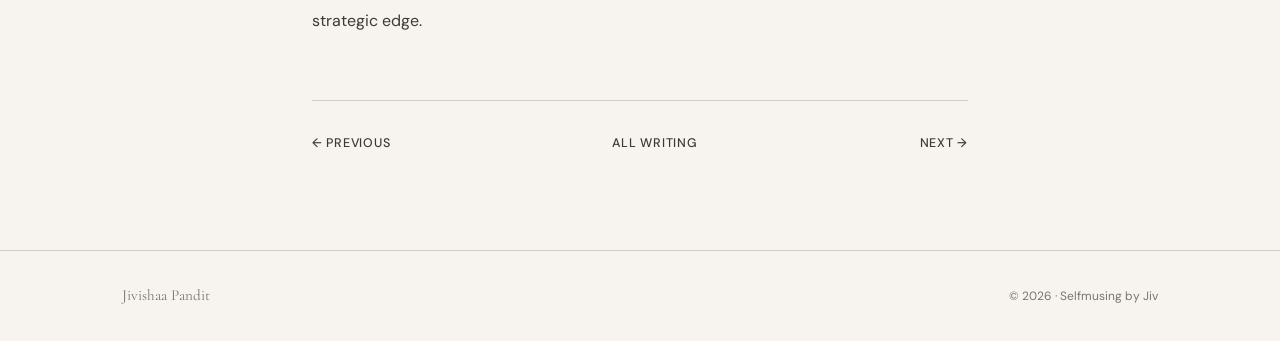
<file: high-performers-clash.html>
<!DOCTYPE html>
<html lang="en">
<head>
  <meta charset="UTF-8" />
  <meta name="viewport" content="width=device-width, initial-scale=1.0" />
  <title>Why High Performers Clash: The Narcissism of Small Differences — Selfmusing by Jiv</title>
  <link rel="stylesheet" href="style.css" />
</head>
<body>

  <nav>
    <div class="nav-inner">
      <a class="nav-logo" href="index.html">Jivishaa Pandit</a>
      <ul class="nav-links">
        <li><a href="index.html#about">About</a></li>
        <li><a href="index.html#writing">Writing</a></li>
        <li><a href="index.html#projects">Projects</a></li>
        <li><a href="index.html#contact">Contact</a></li>
      </ul>
    </div>
  </nav>

  <div class="post-page-wrap">
    <a class="post-back" href="index.html#writing">← All Writing</a>

    <p class="post-page-eyebrow">Psychology · Organizations</p>
    <h1 class="post-page-title">Why High Performers Clash: The Narcissism of Small Differences</h1>
    <div class="post-page-meta">
      <span>July 8, 2025</span>
      <span>3 min read</span>
      <span>Selfmusing by Jiv</span>
    </div>

    <!-- PASTE YOUR FULL POST CONTENT BELOW -->
    <!-- Use <p> for paragraphs, <h2> for subheadings, <blockquote> for pull quotes -->
    <div class="post-page-body">
      <p>
        Top-performing teams don’t collapse because of incompetence. They collapse because high performers, often cut from the same cloth, begin to fixate on superficial differences like who uses what framework, whose email tone sounds more ‘client-ready’ or who presents first. These “divides” are magnified to defend a fragile sense of individuality in a group where everyone is similarly accomplished. The smaller the difference, the louder the conflict is, because it becomes a proxy for identity, status and control.
      <p>
      <p>
        Coined by Freud, this concept of <strong> the narcissism of small differences </strong> describes how individuals become most competitive with those most like themselves. In elite environments like consulting, finance and tech, where team members share similar academic backgrounds, ambition and values, this dynamic quietly erodes collaboration. The more alike people are, the more they grasp for distinctiveness, to stand out for identity preservation. 
      <p>
      <p>
        However, for leadership, the cost is substantial. These subtle ego-driven clashes drain morale and stall progress on otherwise high-functioning teams. What’s worse is that these conflicts often fly under the radar by being polite on the surface but toxic underneath.
      <p>
      <p>
        What can <strong> you </strong> do about it?
      <p>
      <p>
        Promoting healthy competition is essential because it can drive efficiency, sharpen problem-solving and also push individuals to excel. But when competition becomes the default culture, it risks pitting colleagues against each other rather than aligning them toward a shared goal. Leaders must create systems that <strong> differentiate roles, clarify decision-making authority and reward collaborative wins </strong>. 
      <p>
      <p> 
        Individuals, too, must take ownership. Recognizing when ego and not logic is fueling disagreement is critical. <strong> The ability to zoom out and re-anchor in the team’s purpose </strong> rather than personal territory is a mark of maturity and leadership readiness.
      <p>
      <p>
        <strong> This isn’t just about team harmony, it’s more about performance. </strong> In consulting, where reputations hinge on collaboration under pressure, the ability to recognize and diffuse subtle ego dynamics is as critical as any analytical framework. Teams fail from unmanaged friction. Understanding and managing the narcissism of small differences isn’t a soft skill but now it’s an operational necessity. And in a world where talent is expensive and culture is fragile, that awareness is more than just good leadership, it’s a strategic edge.
      </p>
    </div>
    <!-- END POST CONTENT -->

    <div class="post-nav">
      <a href="psychology-of-consistency.html">← Previous</a>
      <a href="index.html#writing">All Writing</a>
      <a href="ai-defense-strategy.html">Next →</a>
    </div>
  </div>

  <footer>
    <div class="container">
      <div class="footer-inner">
        <span class="footer-name">Jivishaa Pandit</span>
        <span class="footer-copy">© 2026 · Selfmusing by Jiv</span>
      </div>
    </div>
  </footer>

  <script src="main.js"></script>
</body>
</html>
</file>
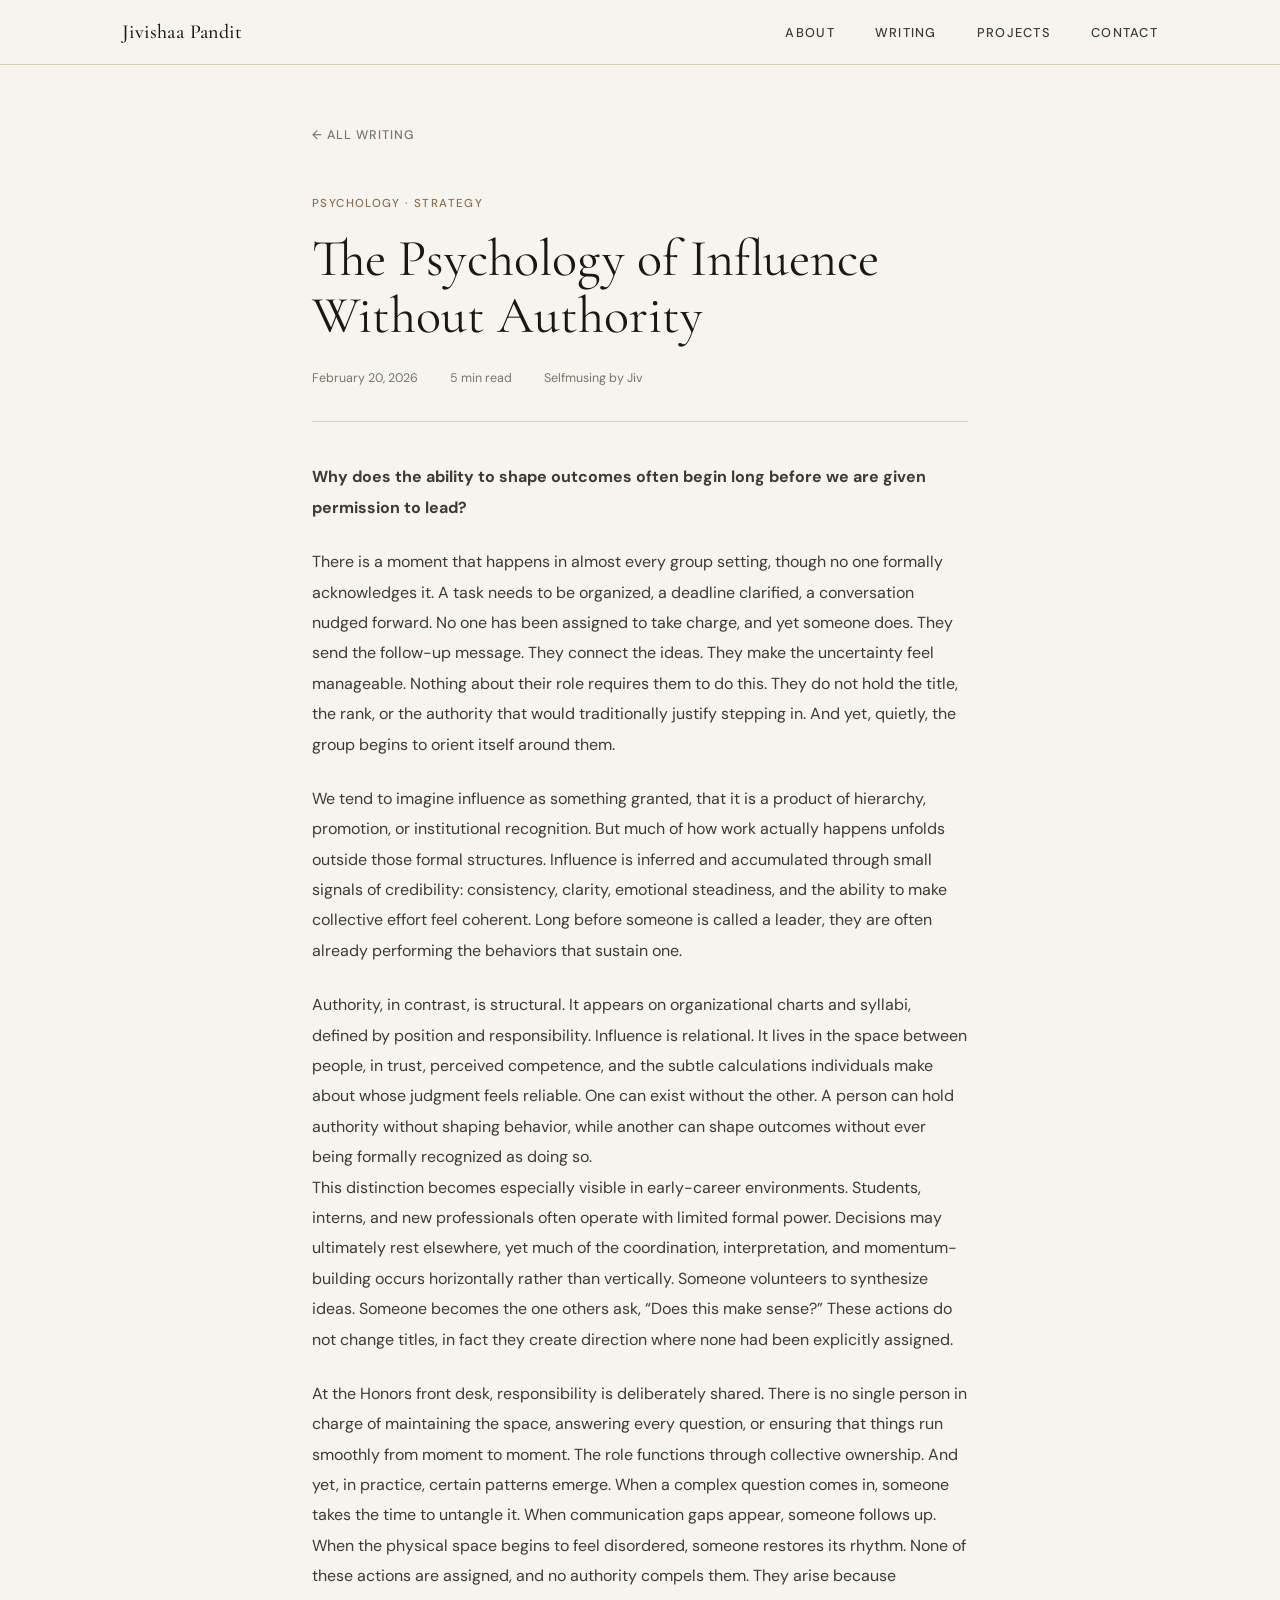
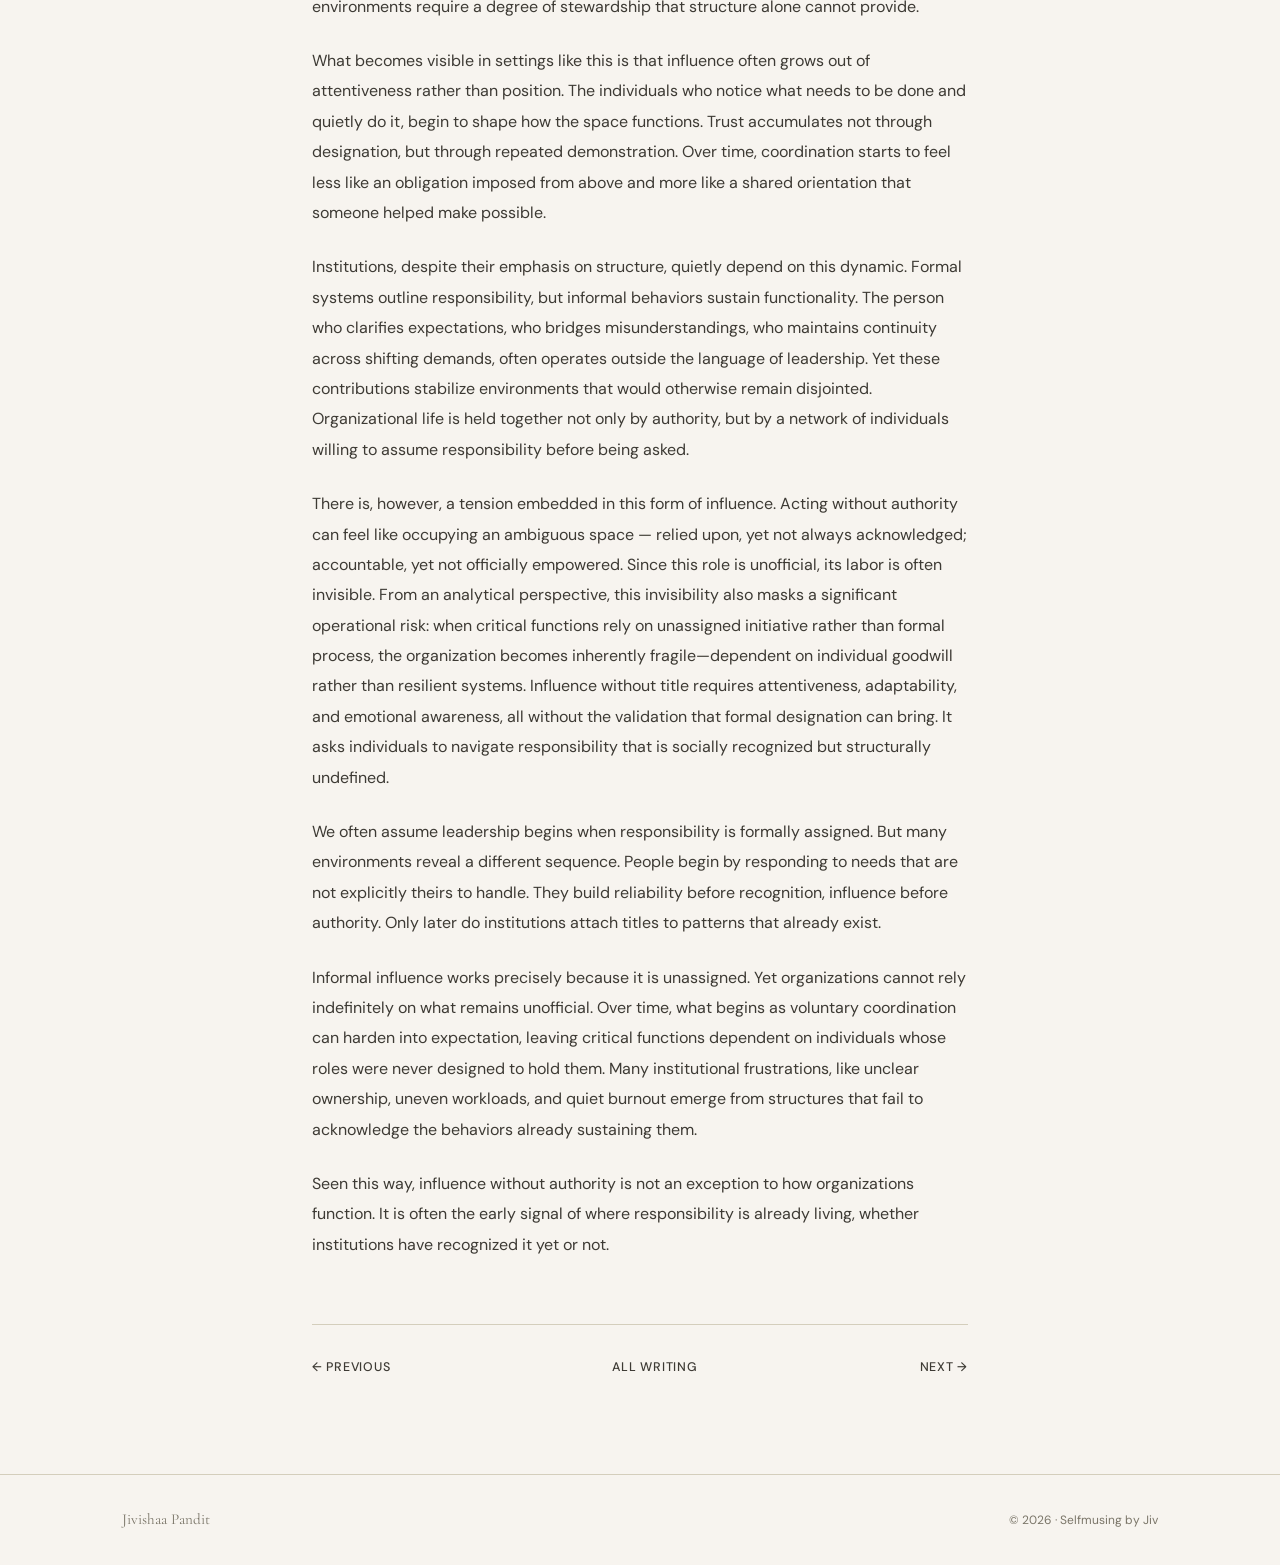
<file: influence-without-authority.html>
<!DOCTYPE html>
<html lang="en">
<head>
  <meta charset="UTF-8" />
  <meta name="viewport" content="width=device-width, initial-scale=1.0" />
  <title>The Psychology of Influence Without Authority — Selfmusing by Jiv</title>
  <link rel="stylesheet" href="style.css" />
</head>
<body>

  <nav>
    <div class="nav-inner">
      <a class="nav-logo" href="index.html">Jivishaa Pandit</a>
      <ul class="nav-links">
        <li><a href="index.html#about">About</a></li>
        <li><a href="index.html#writing">Writing</a></li>
        <li><a href="index.html#projects">Projects</a></li>
        <li><a href="index.html#contact">Contact</a></li>
      </ul>
    </div>
  </nav>


  <div class="post-page-wrap">
    <a class="post-back" href="index.html#writing">← All Writing</a>

    <p class="post-page-eyebrow">Psychology · Strategy</p>
    <h1 class="post-page-title">The Psychology of Influence Without Authority</h1>
    <div class="post-page-meta">
      <span>February 20, 2026</span>
      <span>5 min read</span>
      <span>Selfmusing by Jiv</span>
    </div>

    <!-- PASTE YOUR FULL POST CONTENT BELOW -->
    <!-- Use <p> for paragraphs, <h2> for subheadings, <blockquote> for pull quotes -->
    <div class="post-page-body">
      <p>
        <strong>Why does the ability to shape outcomes often begin long before we are given permission to lead?</strong>
      <p>
      <p>
        There is a moment that happens in almost every group setting, though no one formally acknowledges it. A task needs to be organized, a deadline clarified, a conversation nudged forward. No one has been assigned to take charge, and yet someone does. They send the follow-up message. They connect the ideas. They make the uncertainty feel manageable. Nothing about their role requires them to do this. They do not hold the title, the rank, or the authority that would traditionally justify stepping in. And yet, quietly, the group begins to orient itself around them.
      <p>
      <p>
        We tend to imagine influence as something granted, that it is a product of hierarchy, promotion, or institutional recognition. But much of how work actually happens unfolds outside those formal structures. Influence is inferred and accumulated through small signals of credibility: consistency, clarity, emotional steadiness, and the ability to make collective effort feel coherent. Long before someone is called a leader, they are often already performing the behaviors that sustain one.
      <p>
      <p>
        Authority, in contrast, is structural. It appears on organizational charts and syllabi, defined by position and responsibility. Influence is relational. It lives in the space between people, in trust, perceived competence, and the subtle calculations individuals make about whose judgment feels reliable. One can exist without the other. A person can hold authority without shaping behavior, while another can shape outcomes without ever being formally recognized as doing so. <br>
        This distinction becomes especially visible in early-career environments. Students, interns, and new professionals often operate with limited formal power. Decisions may ultimately rest elsewhere, yet much of the coordination, interpretation, and momentum-building occurs horizontally rather than vertically. Someone volunteers to synthesize ideas. Someone becomes the one others ask, “Does this make sense?” These actions do not change titles, in fact they create direction where none had been explicitly assigned.
      <p>
      <p>
        At the Honors front desk, responsibility is deliberately shared. There is no single person in charge of maintaining the space, answering every question, or ensuring that things run smoothly from moment to moment. The role functions through collective ownership. And yet, in practice, certain patterns emerge. When a complex question comes in, someone takes the time to untangle it. When communication gaps appear, someone follows up. When the physical space begins to feel disordered, someone restores its rhythm. None of these actions are assigned, and no authority compels them. They arise because environments require a degree of stewardship that structure alone cannot provide.
      <p>
      <p>
        What becomes visible in settings like this is that influence often grows out of attentiveness rather than position. The individuals who notice what needs to be done and quietly do it, begin to shape how the space functions. Trust accumulates not through designation, but through repeated demonstration. Over time, coordination starts to feel less like an obligation imposed from above and more like a shared orientation that someone helped make possible.
      <p>
      <p>
        Institutions, despite their emphasis on structure, quietly depend on this dynamic. Formal systems outline responsibility, but informal behaviors sustain functionality. The person who clarifies expectations, who bridges misunderstandings, who maintains continuity across shifting demands, often operates outside the language of leadership. Yet these contributions stabilize environments that would otherwise remain disjointed. Organizational life is held together not only by authority, but by a network of individuals willing to assume responsibility before being asked.
      <p>
      <p>
        There is, however, a tension embedded in this form of influence. Acting without authority can feel like occupying an ambiguous space — relied upon, yet not always acknowledged; accountable, yet not officially empowered. Since this role is unofficial, its labor is often invisible. From an analytical perspective, this invisibility also masks a significant operational risk: when critical functions rely on unassigned initiative rather than formal process, the organization becomes inherently fragile—dependent on individual goodwill rather than resilient systems. Influence without title requires attentiveness, adaptability, and emotional awareness, all without the validation that formal designation can bring. It asks individuals to navigate responsibility that is socially recognized but structurally undefined.
      <p>
      <p>
        We often assume leadership begins when responsibility is formally assigned. But many environments reveal a different sequence. People begin by responding to needs that are not explicitly theirs to handle. They build reliability before recognition, influence before authority. Only later do institutions attach titles to patterns that already exist.
      <p>
      <p>
        Informal influence works precisely because it is unassigned. Yet organizations cannot rely indefinitely on what remains unofficial. Over time, what begins as voluntary coordination can harden into expectation, leaving critical functions dependent on individuals whose roles were never designed to hold them. Many institutional frustrations, like unclear ownership, uneven workloads, and quiet burnout emerge from structures that fail to acknowledge the behaviors already sustaining them.
      <p>
      <p>
        Seen this way, influence without authority is not an exception to how organizations function. It is often the early signal of where responsibility is already living, whether institutions have recognized it yet or not.
      </p>
    </div>
    <!-- END POST CONTENT -->

    <div class="post-nav">
      <a href="sobhraj.html">← Previous</a>
      <a href="index.html#writing">All Writing</a>
      <a href="middle-east-market.html">Next →</a>
    </div>
  </div>

  <footer>
    <div class="container">
      <div class="footer-inner">
        <span class="footer-name">Jivishaa Pandit</span>
        <span class="footer-copy">© 2026 · Selfmusing by Jiv</span>
      </div>
    </div>
  </footer>

  <script src="main.js"></script>
</body>
</html>
</file>
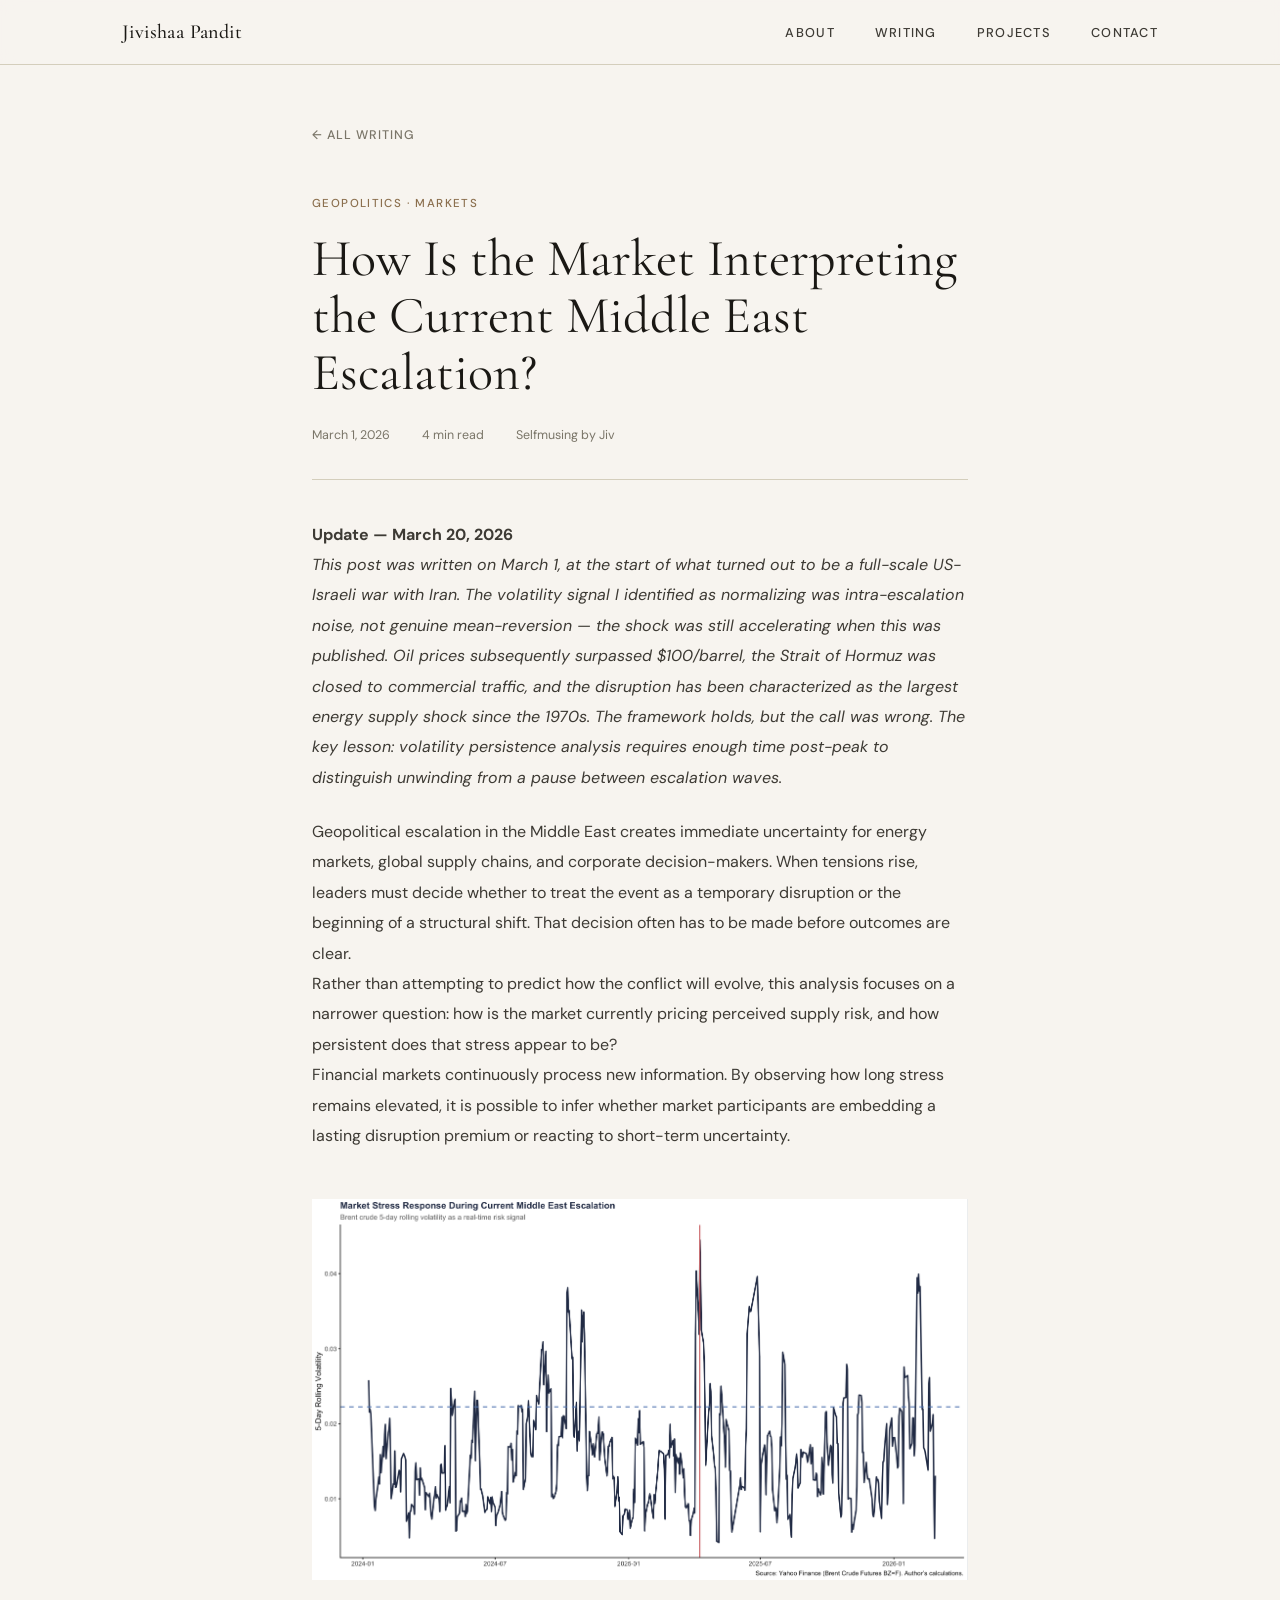
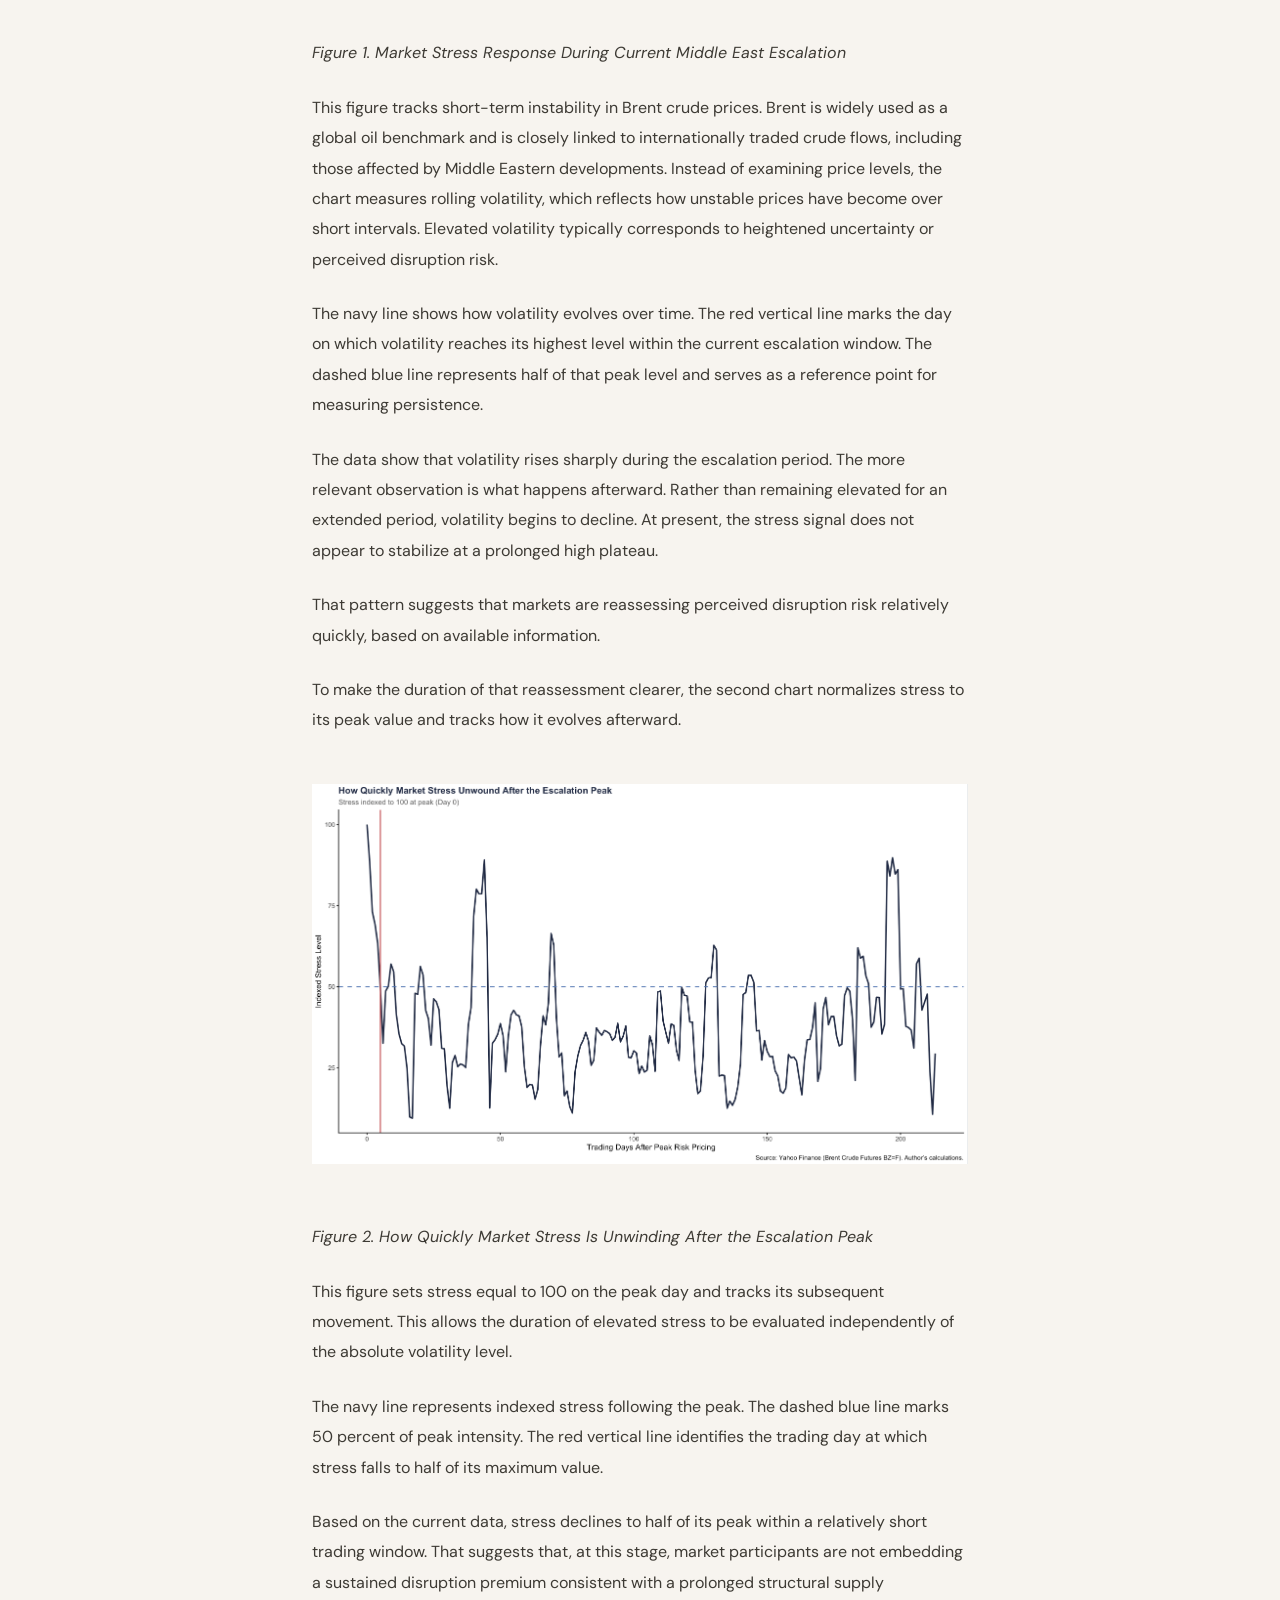
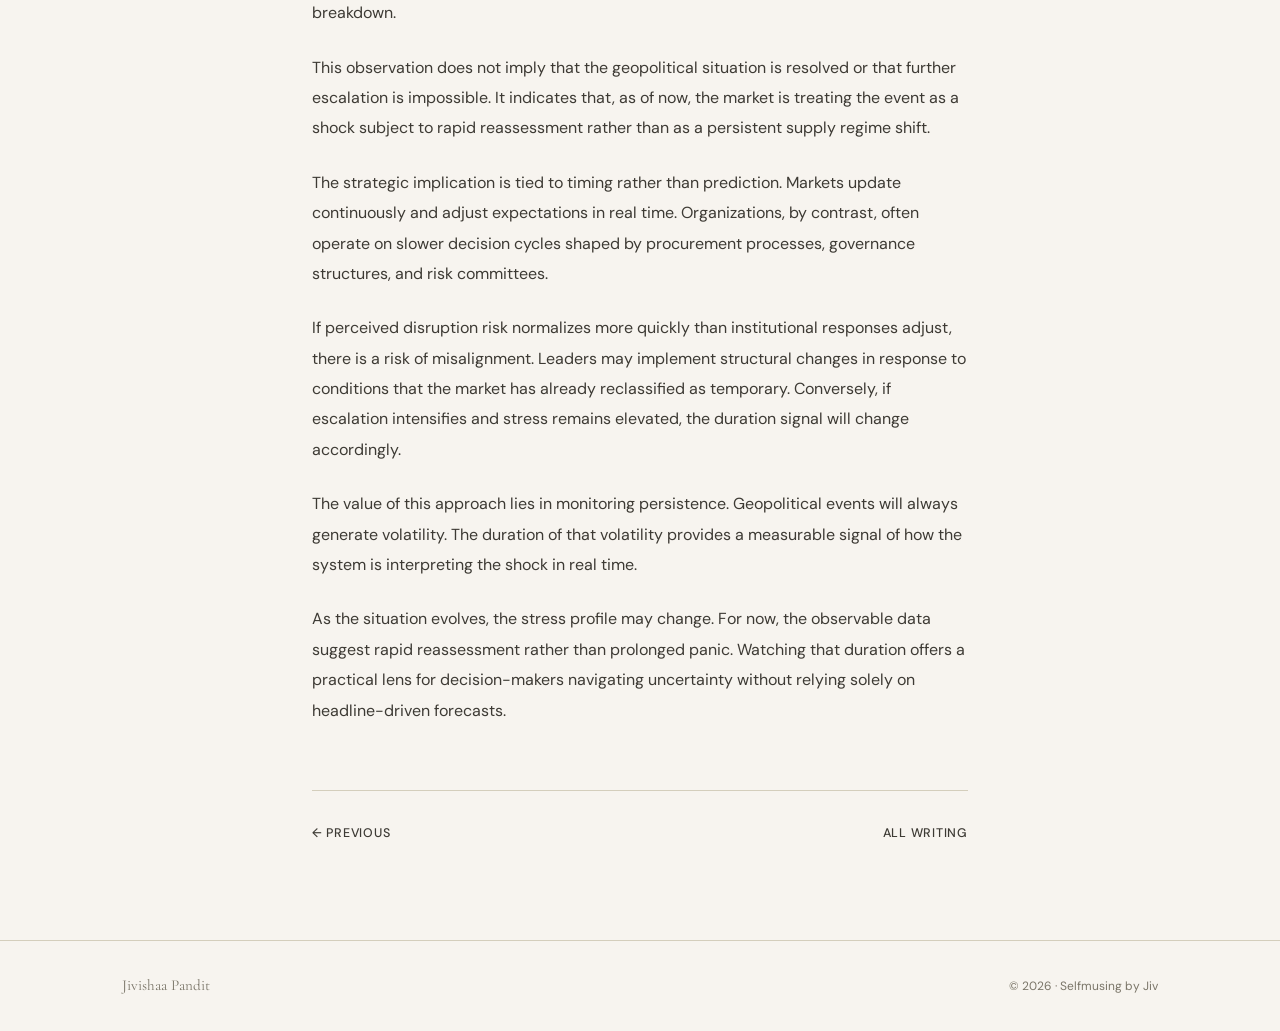
<file: middle-east-market.html>
<!DOCTYPE html>
<html lang="en">
<head>
  <meta charset="UTF-8" />
  <meta name="viewport" content="width=device-width, initial-scale=1.0" />
  <title>How Is the Market Interpreting the Current Middle East Escalation? — Selfmusing by Jiv</title>
  <meta name="description" content="An analysis of how financial markets are reading geopolitical risk in the Middle East — and what signals are being missed." />
  <link rel="stylesheet" href="style.css" />
</head>
<body>

  <nav>
    <div class="nav-inner">
      <a class="nav-logo" href="index.html">Jivishaa Pandit</a>
      <ul class="nav-links">
        <li><a href="index.html#about">About</a></li>
        <li><a href="index.html#writing">Writing</a></li>
        <li><a href="index.html#projects">Projects</a></li>
        <li><a href="index.html#contact">Contact</a></li>
      </ul>
    </div>
  </nav>


  <div class="post-page-wrap">
    <a class="post-back" href="index.html#writing">← All Writing</a>

    <p class="post-page-eyebrow">Geopolitics · Markets</p>
    <h1 class="post-page-title">How Is the Market Interpreting the Current Middle East Escalation?</h1>
    <div class="post-page-meta">
      <span>March 1, 2026</span>
      <span>4 min read</span>
      <span>Selfmusing by Jiv</span>
    </div>

    <!-- PASTE YOUR FULL POST CONTENT BELOW — use <p>, <h2>, <blockquote> tags -->
    <div class="post-page-body">
      <p>
        <strong>Update — March 20, 2026</strong><br>
        <em>This post was written on March 1, at the start of what turned out to be a full-scale US-Israeli war with Iran. The volatility signal I identified as normalizing was intra-escalation noise, not genuine mean-reversion — the shock was still accelerating when this was published. Oil prices subsequently surpassed $100/barrel, the Strait of Hormuz was closed to commercial traffic, and the disruption has been characterized as the largest energy supply shock since the 1970s. The framework holds, but the call was wrong. The key lesson: volatility persistence analysis requires enough time post-peak to distinguish unwinding from a pause between escalation waves.</em>
      <p>
      <p>
        Geopolitical escalation in the Middle East creates immediate uncertainty for energy markets, global supply chains, and corporate decision-makers. When tensions rise, leaders must decide whether to treat the event as a temporary disruption or the beginning of a structural shift. That decision often has to be made before outcomes are clear. <br> 
        Rather than attempting to predict how the conflict will evolve, this analysis focuses on a narrower question: how is the market currently pricing perceived supply risk, and how persistent does that stress appear to be? <br> 
        Financial markets continuously process new information. By observing how long stress remains elevated, it is possible to infer whether market participants are embedding a lasting disruption premium or reacting to short-term uncertainty.
      <p>
      <p>
        <img src="middle_east_markets_fig1.png" alt="Description of image" style="width:100%; margin: 1.5rem 0;">
      <p>
      <p>
        <em>Figure 1. Market Stress Response During Current Middle East Escalation</em>
      <p>
      <p>
        This figure tracks short-term instability in Brent crude prices. Brent is widely used as a global oil benchmark and is closely linked to internationally traded crude flows, including those affected by Middle Eastern developments. Instead of examining price levels, the chart measures rolling volatility, which reflects how unstable prices have become over short intervals. Elevated volatility typically corresponds to heightened uncertainty or perceived disruption risk.
      <p>
      <p>
        The navy line shows how volatility evolves over time. The red vertical line marks the day on which volatility reaches its highest level within the current escalation window. The dashed blue line represents half of that peak level and serves as a reference point for measuring persistence.
      <p>
      <p>
        The data show that volatility rises sharply during the escalation period. The more relevant observation is what happens afterward. Rather than remaining elevated for an extended period, volatility begins to decline. At present, the stress signal does not appear to stabilize at a prolonged high plateau.
      <p>
      <p>
        That pattern suggests that markets are reassessing perceived disruption risk relatively quickly, based on available information.
      <p>
      <p>
        To make the duration of that reassessment clearer, the second chart normalizes stress to its peak value and tracks how it evolves afterward.
      <p>
      <p>
        <img src="middle_east_markets_fig2.png" alt="Description of image" style="width:100%; margin: 1.5rem 0;">
      <p>
      <p>
        <em>Figure 2. How Quickly Market Stress Is Unwinding After the Escalation Peak</em>
      <p>
      <p>
        This figure sets stress equal to 100 on the peak day and tracks its subsequent movement. This allows the duration of elevated stress to be evaluated independently of the absolute volatility level.
      <p>
      <p>
        The navy line represents indexed stress following the peak. The dashed blue line marks 50 percent of peak intensity. The red vertical line identifies the trading day at which stress falls to half of its maximum value.
      <p>
      <p>
        Based on the current data, stress declines to half of its peak within a relatively short trading window. That suggests that, at this stage, market participants are not embedding a sustained disruption premium consistent with a prolonged structural supply breakdown.
      <p>
      <p>
        This observation does not imply that the geopolitical situation is resolved or that further escalation is impossible. It indicates that, as of now, the market is treating the event as a shock subject to rapid reassessment rather than as a persistent supply regime shift.
      <p>
      <p>
        The strategic implication is tied to timing rather than prediction. Markets update continuously and adjust expectations in real time. Organizations, by contrast, often operate on slower decision cycles shaped by procurement processes, governance structures, and risk committees.
      <p>
      <p>
        If perceived disruption risk normalizes more quickly than institutional responses adjust, there is a risk of misalignment. Leaders may implement structural changes in response to conditions that the market has already reclassified as temporary. Conversely, if escalation intensifies and stress remains elevated, the duration signal will change accordingly.
      <p>
      <p>
        The value of this approach lies in monitoring persistence. Geopolitical events will always generate volatility. The duration of that volatility provides a measurable signal of how the system is interpreting the shock in real time.
      <p>
      <p>
        As the situation evolves, the stress profile may change. For now, the observable data suggest rapid reassessment rather than prolonged panic. Watching that duration offers a practical lens for decision-makers navigating uncertainty without relying solely on headline-driven forecasts.
      </p>
    </div>
    <!-- END POST CONTENT -->

    <div class="post-nav">
      <a href="influence-without-authority.html">← Previous</a>
      <a href="index.html#writing">All Writing</a>
    </div>
  </div>

  <footer>
    <div class="container">
      <div class="footer-inner">
        <span class="footer-name">Jivishaa Pandit</span>
        <span class="footer-copy">© 2026 · Selfmusing by Jiv</span>
      </div>
    </div>
  </footer>

  <script src="main.js"></script>
</body>
</html>
</file>
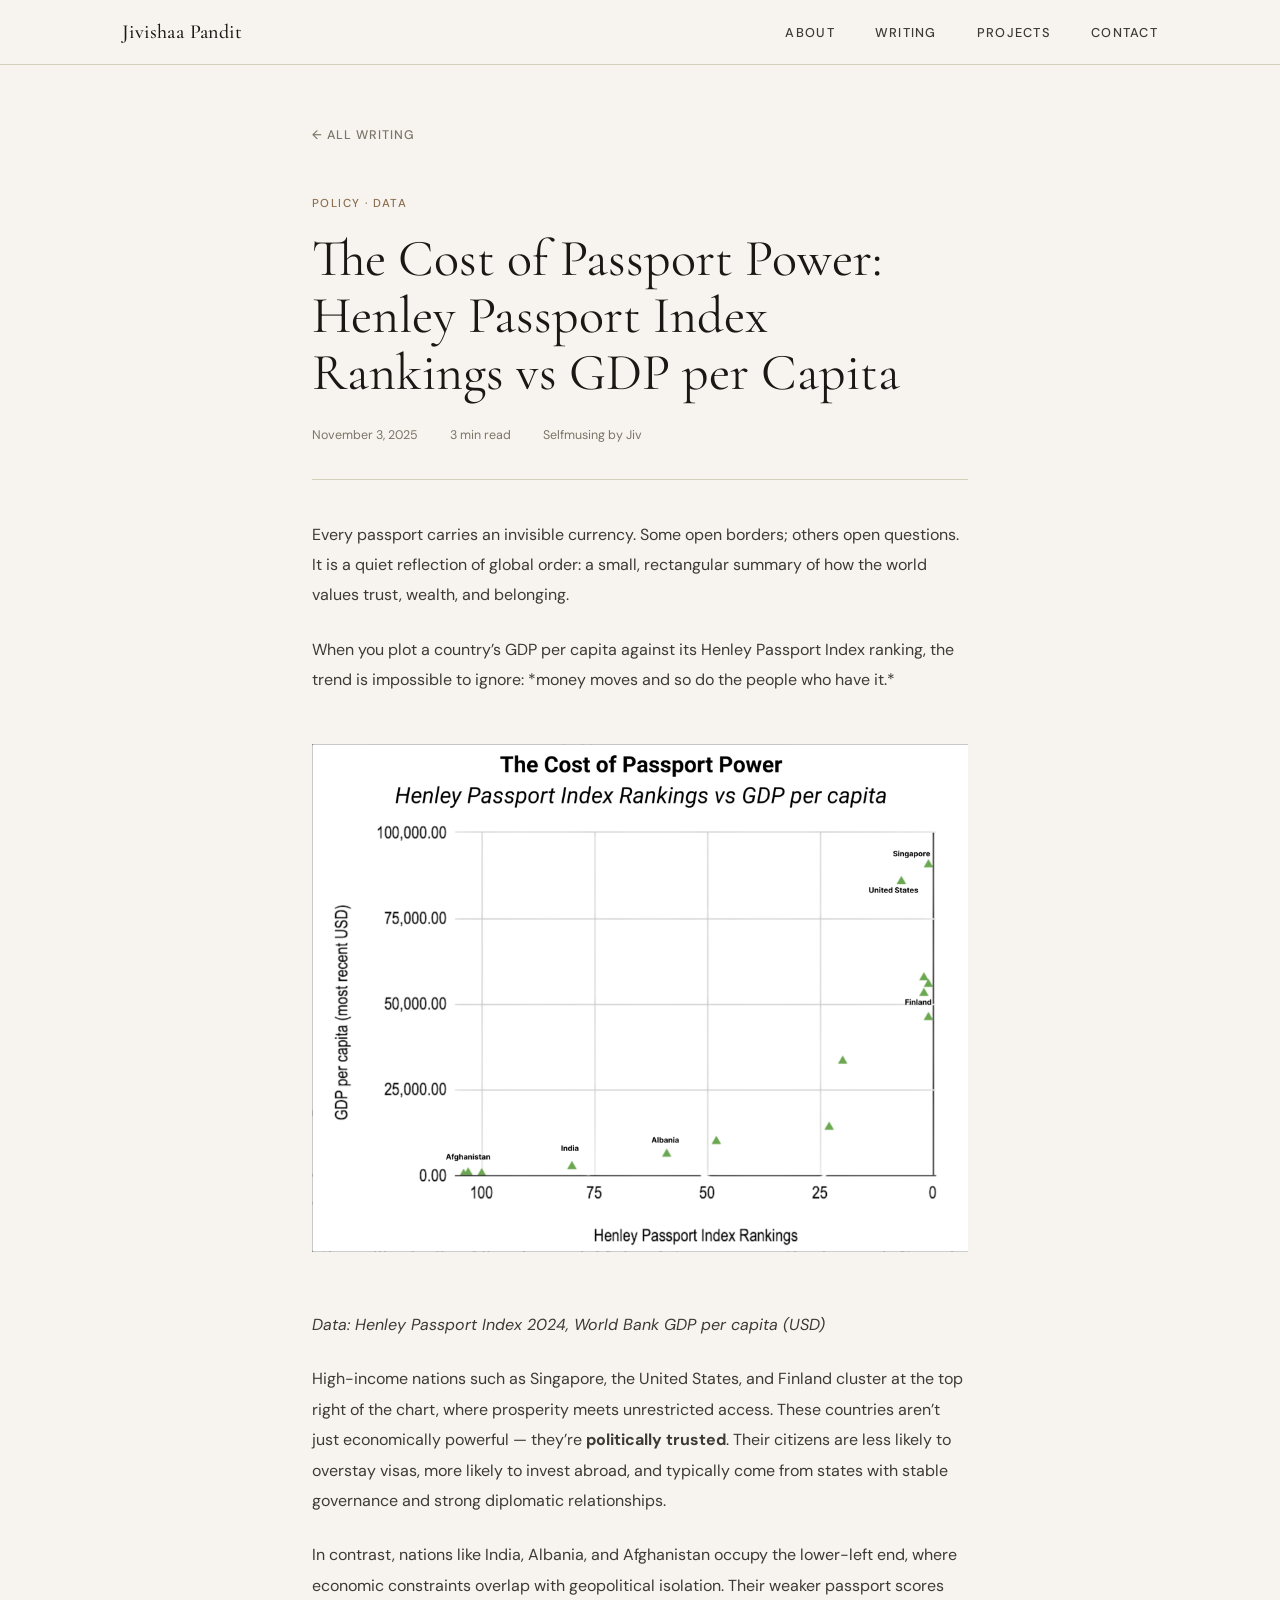
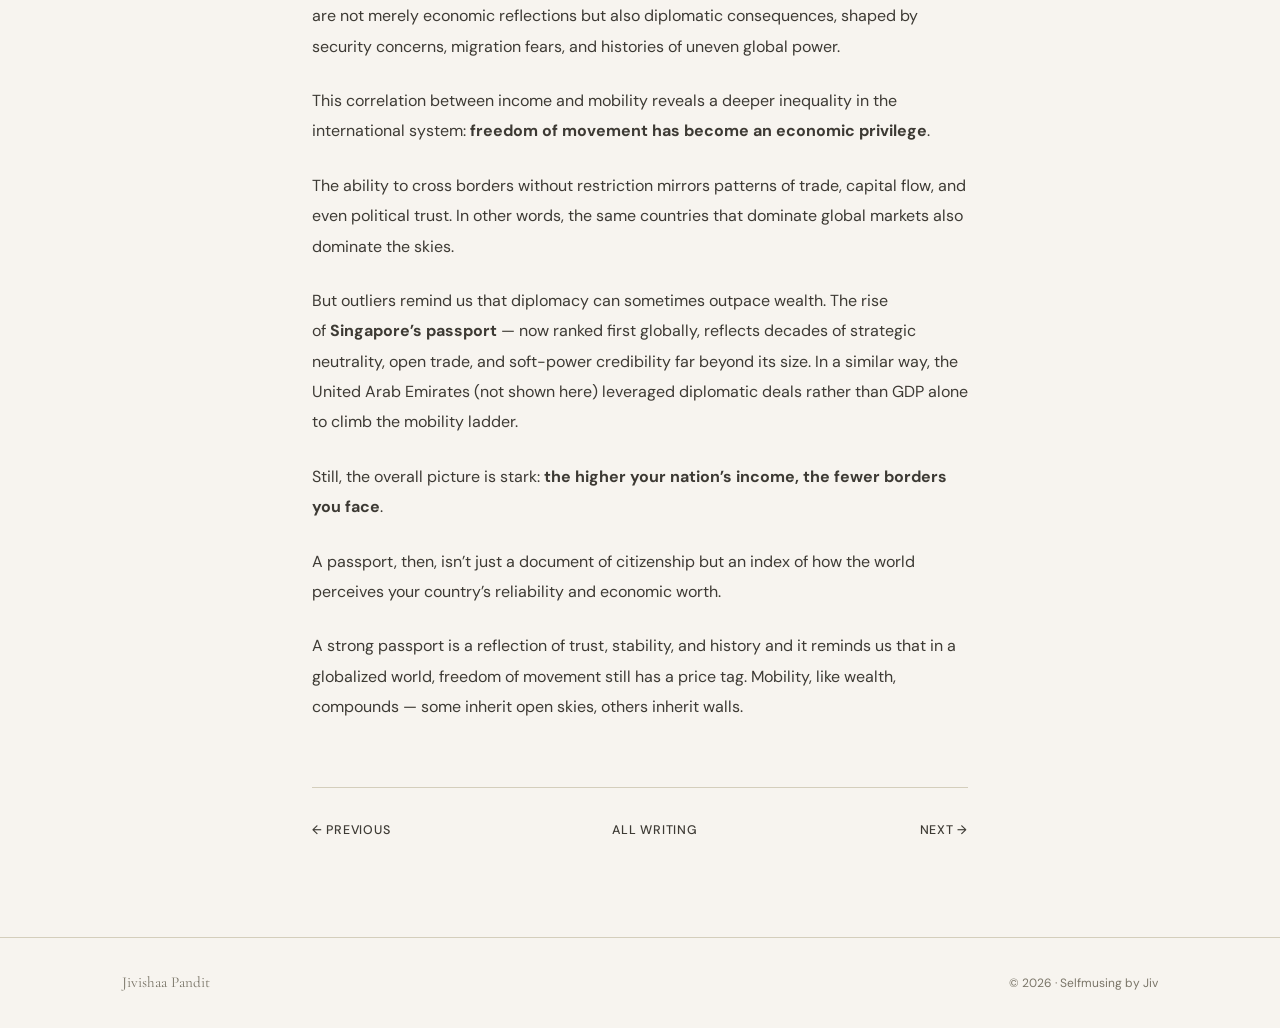
<file: passport-power.html>
<!DOCTYPE html>
<html lang="en">
<head>
  <meta charset="UTF-8" />
  <meta name="viewport" content="width=device-width, initial-scale=1.0" />
  <title>The Cost of Passport Power: Henley Passport Index Rankings vs GDP per Capita — Selfmusing by Jiv</title>
  <link rel="stylesheet" href="style.css" />
</head>
<body>

  <nav>
    <div class="nav-inner">
      <a class="nav-logo" href="index.html">Jivishaa Pandit</a>
      <ul class="nav-links">
        <li><a href="index.html#about">About</a></li>
        <li><a href="index.html#writing">Writing</a></li>
        <li><a href="index.html#projects">Projects</a></li>
        <li><a href="index.html#contact">Contact</a></li>
      </ul>
    </div>
  </nav>


  <div class="post-page-wrap">
    <a class="post-back" href="index.html#writing">← All Writing</a>

    <p class="post-page-eyebrow">Policy · Data</p>
    <h1 class="post-page-title">The Cost of Passport Power: Henley Passport Index Rankings vs GDP per Capita</h1>
    <div class="post-page-meta">
      <span>November 3, 2025</span>
      <span>3 min read</span>
      <span>Selfmusing by Jiv</span>
    </div>

    <!-- PASTE YOUR FULL POST CONTENT BELOW -->
    <!-- Use <p> for paragraphs, <h2> for subheadings, <blockquote> for pull quotes -->
    <div class="post-page-body">
      <p>
        Every passport carries an invisible currency. Some open borders; others open questions. It is a quiet reflection of global order: a small, rectangular summary of how the world values trust, wealth, and belonging.
      <p>
      <p>
        When you plot a country’s GDP per capita against its Henley Passport Index ranking, the trend is impossible to ignore: *money moves and so do the people who have it.*
      <p>
      <p>
        <img src="passport_power_nov3.png" alt="Description of image" style="width:100%; margin: 1.5rem 0;">
      <p>
      <p>
        <em>Data: Henley Passport Index 2024, World Bank GDP per capita (USD)</em>
      <p>
      <p>
        High-income nations such as Singapore, the United States, and Finland cluster at the top right of the chart, where prosperity meets unrestricted access. These countries aren’t just economically powerful — they’re <strong>politically trusted</strong>. Their citizens are less likely to overstay visas, more likely to invest abroad, and typically come from states with stable governance and strong diplomatic relationships.
      <p>
      <p>
        In contrast, nations like India, Albania, and Afghanistan occupy the lower-left end, where economic constraints overlap with geopolitical isolation. Their weaker passport scores are not merely economic reflections but also diplomatic consequences, shaped by security concerns, migration fears, and histories of uneven global power.
      <p>
      <p>
        This correlation between income and mobility reveals a deeper inequality in the international system: <strong>freedom of movement has become an economic privilege</strong>.
      <p>
      <p>
        The ability to cross borders without restriction mirrors patterns of trade, capital flow, and even political trust. In other words, the same countries that dominate global markets also dominate the skies.
      <p>
      <p>
        But outliers remind us that diplomacy can sometimes outpace wealth. The rise of <strong>Singapore’s passport</strong> — now ranked first globally, reflects decades of strategic neutrality, open trade, and soft-power credibility far beyond its size. In a similar way, the United Arab Emirates (not shown here) leveraged diplomatic deals rather than GDP alone to climb the mobility ladder.
      <p>
      <p>
        Still, the overall picture is stark: <strong>the higher your nation’s income, the fewer borders you face</strong>.
      <p>
      <p>
        A passport, then, isn’t just a document of citizenship but an index of how the world perceives your country’s reliability and economic worth.
      <p>
      <p>
        A strong passport is a reflection of trust, stability, and history and it reminds us that in a globalized world, freedom of movement still has a price tag. Mobility, like wealth, compounds — some inherit open skies, others inherit walls.
      </p>
    </div>
    <!-- END POST CONTENT -->

    <div class="post-nav">
      <a href="ai-defense-strategy.html">← Previous</a>
      <a href="index.html#writing">All Writing</a>
      <a href="who-keeps-sora-safe.html">Next →</a>
    </div>
  </div>

  <footer>
    <div class="container">
      <div class="footer-inner">
        <span class="footer-name">Jivishaa Pandit</span>
        <span class="footer-copy">© 2026 · Selfmusing by Jiv</span>
      </div>
    </div>
  </footer>

  <script src="main.js"></script>
</body>
</html>
</file>
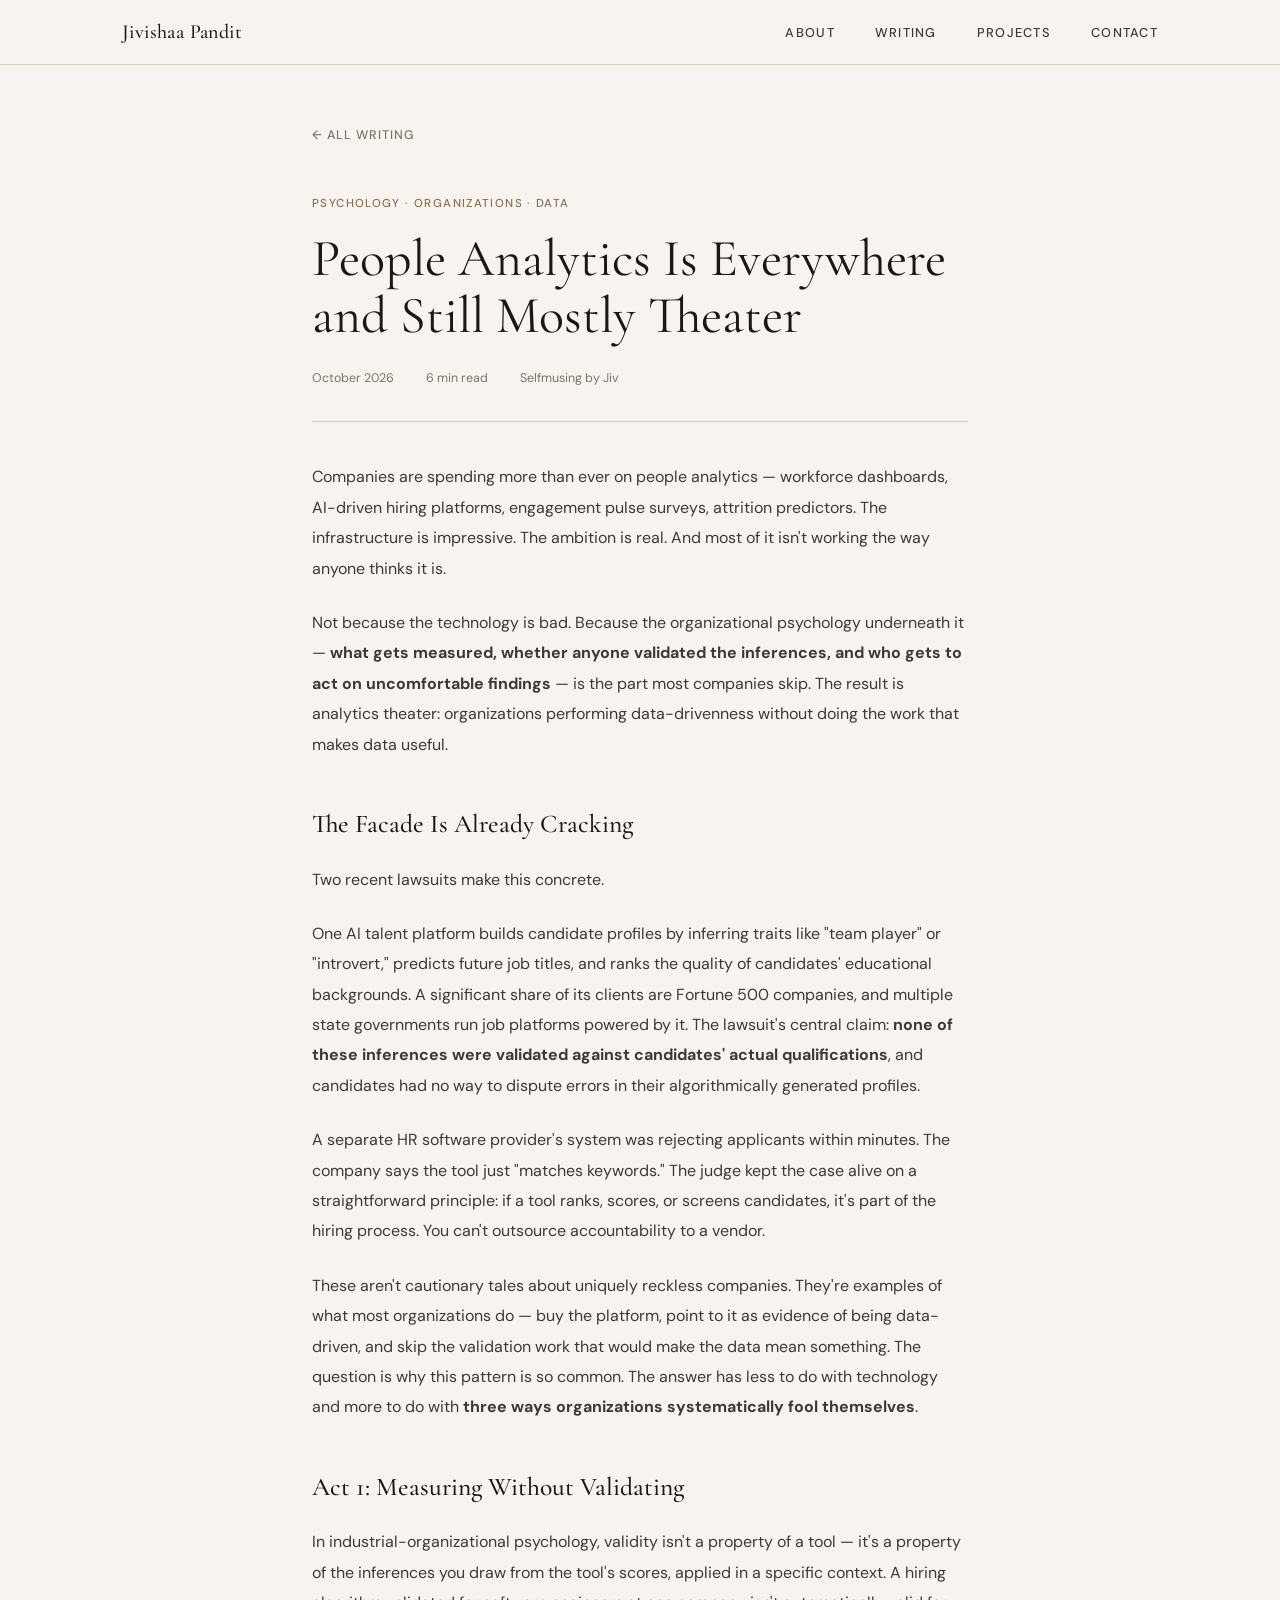
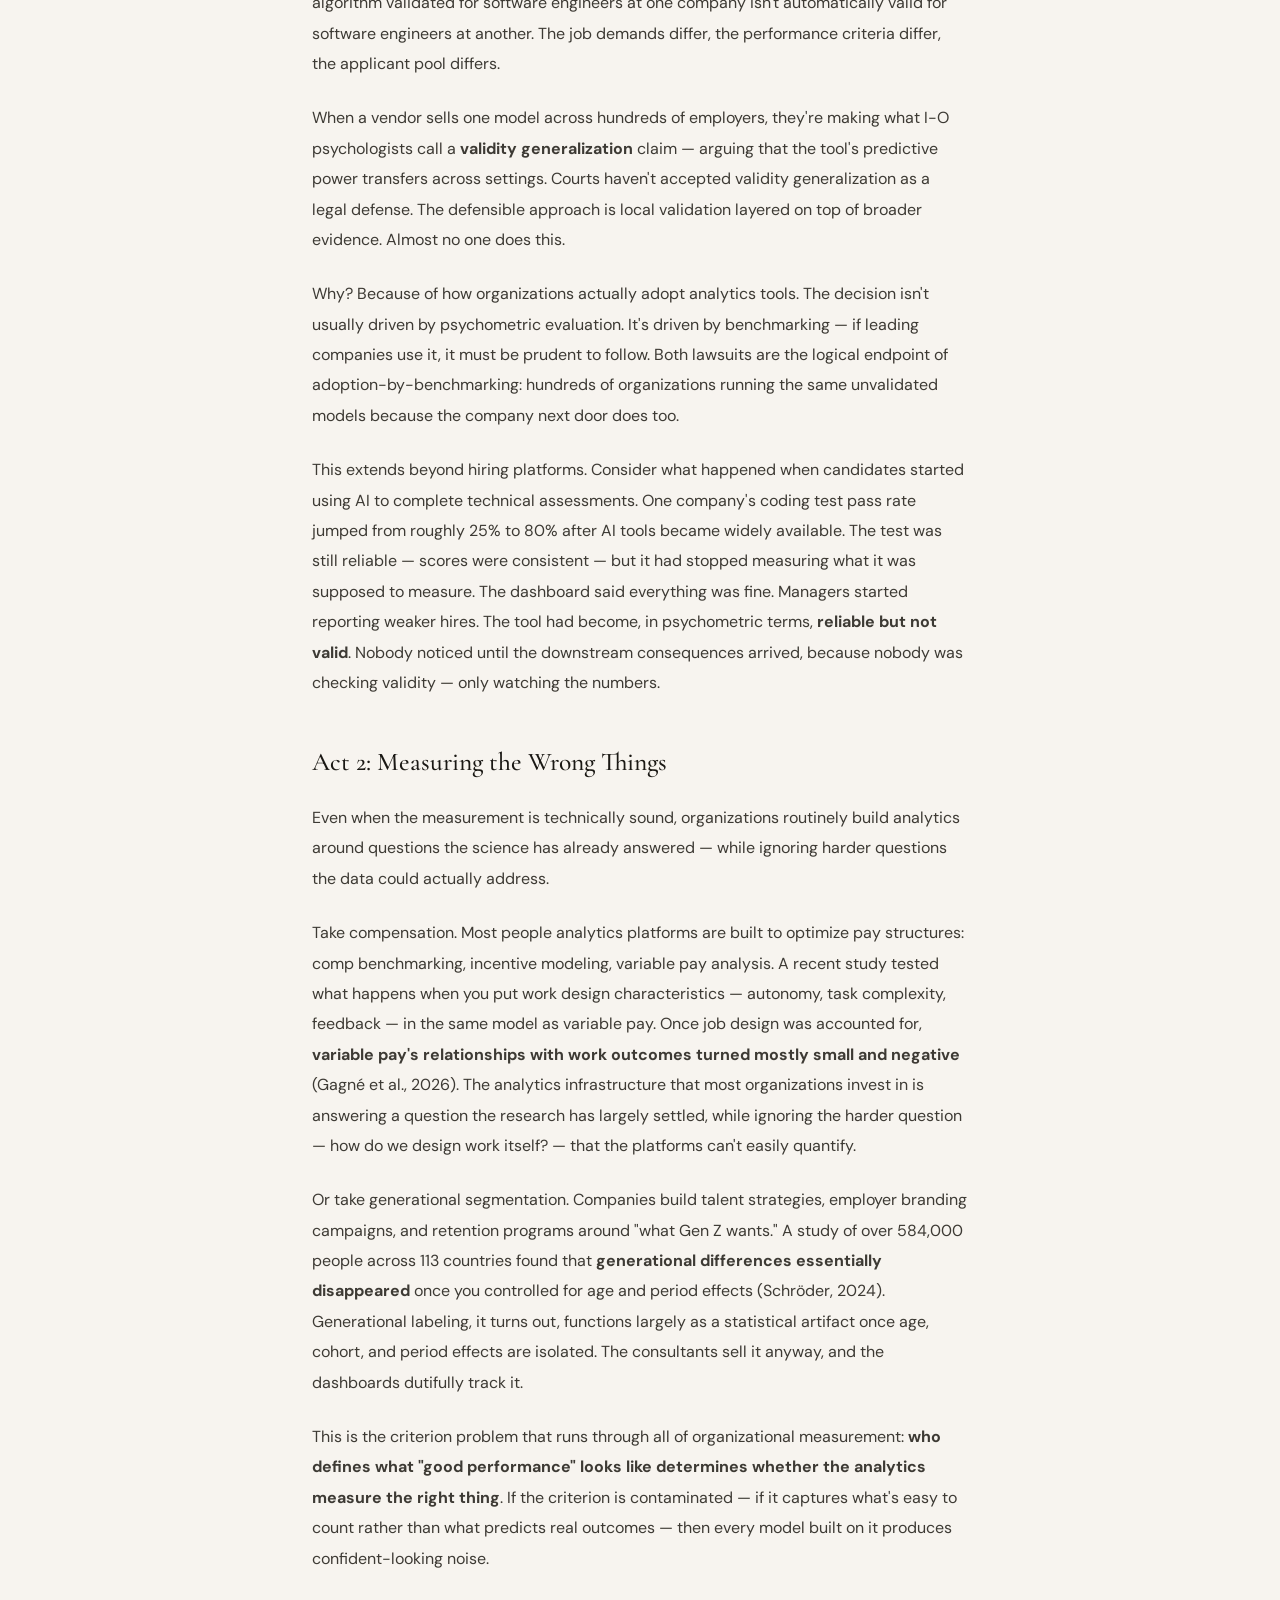
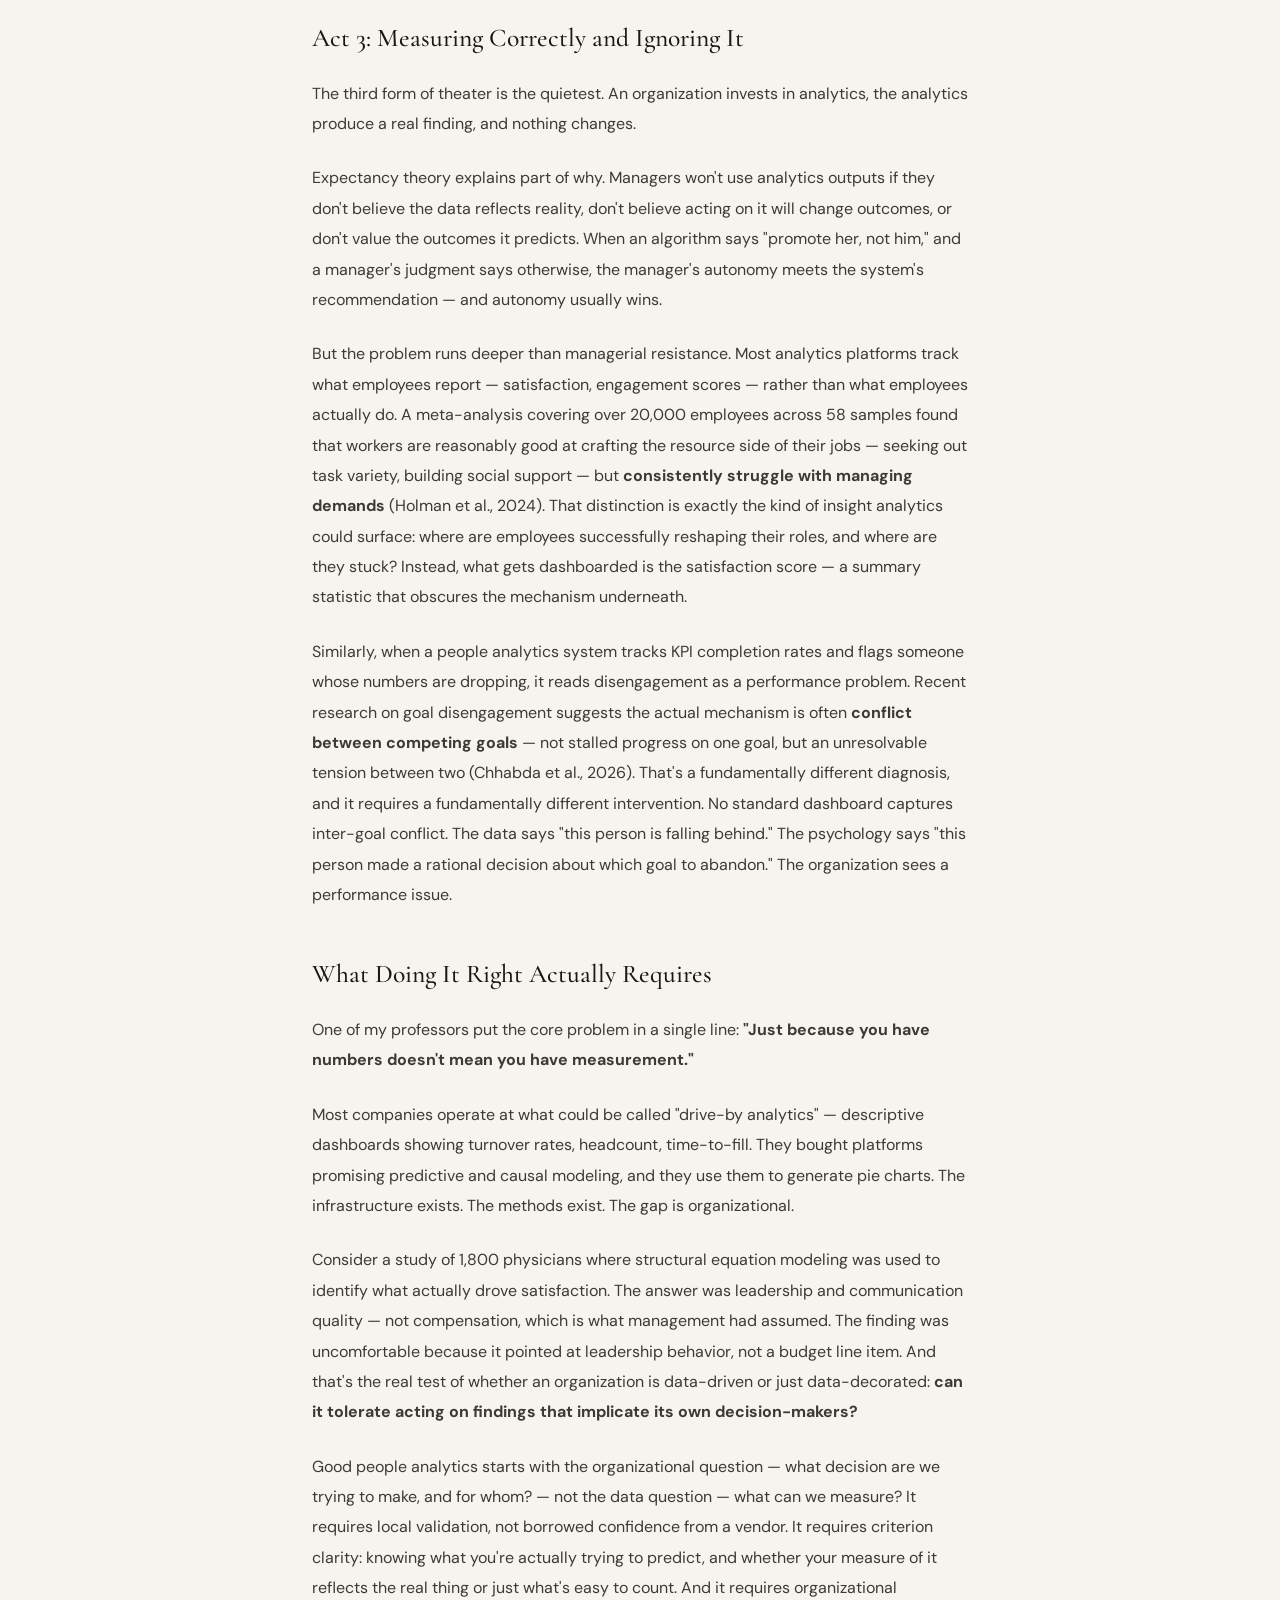
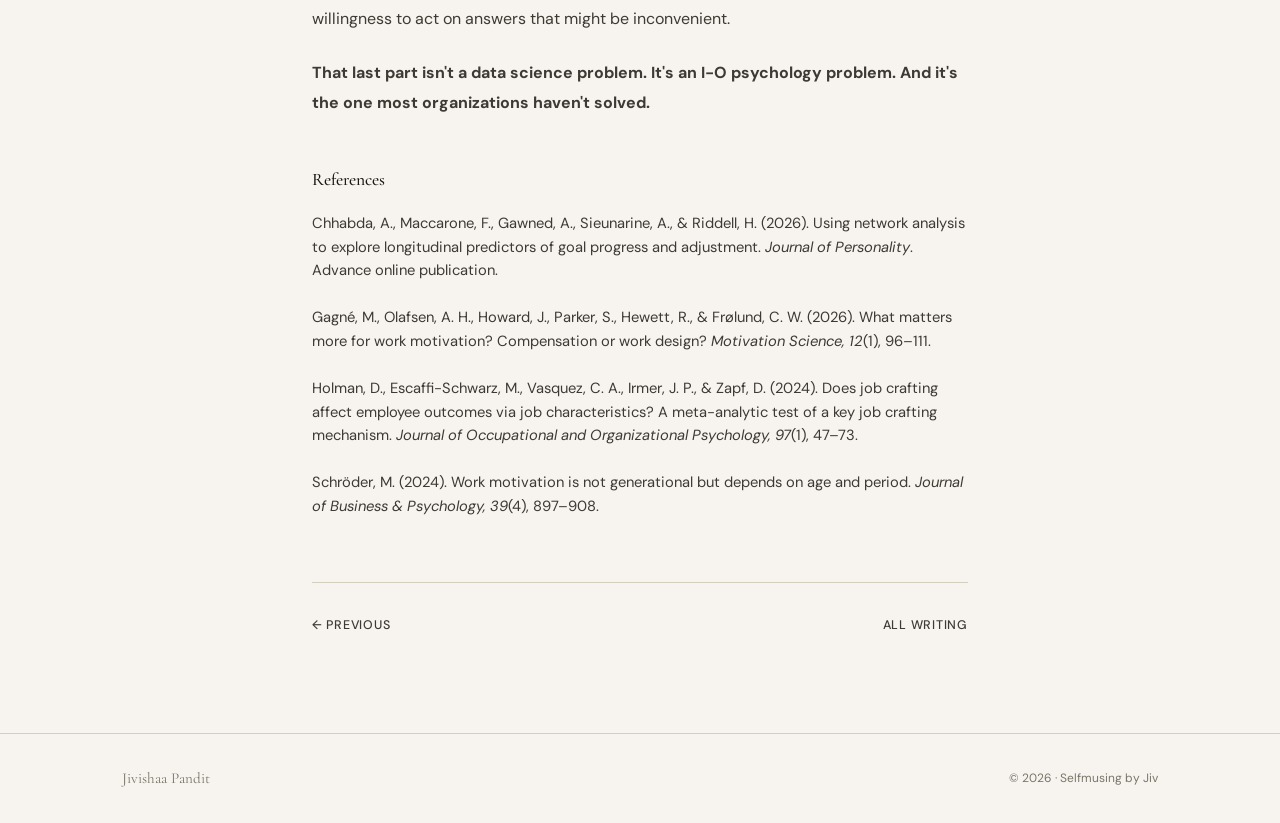
<file: people-analytics-theater.html>
<!DOCTYPE html>
<html lang="en">
<head>
  <meta charset="UTF-8" />
  <meta name="viewport" content="width=device-width, initial-scale=1.0" />
  <title>People Analytics Is Everywhere and Still Mostly Theater — Selfmusing by Jiv</title>
  <link rel="stylesheet" href="style.css" />
</head>
<body>

  <nav>
    <div class="nav-inner">
      <a class="nav-logo" href="index.html">Jivishaa Pandit</a>
      <ul class="nav-links">
        <li><a href="index.html#about">About</a></li>
        <li><a href="index.html#writing">Writing</a></li>
        <li><a href="index.html#projects">Projects</a></li>
        <li><a href="index.html#contact">Contact</a></li>
      </ul>
    </div>
  </nav>

  <div class="post-page-wrap">
    <a class="post-back" href="index.html#writing">&larr; All Writing</a>

    <p class="post-page-eyebrow">Psychology &middot; Organizations &middot; Data</p>
    <h1 class="post-page-title">People Analytics Is Everywhere and Still Mostly Theater</h1>
    <div class="post-page-meta">
      <span>October 2026</span>
      <span>6 min read</span>
      <span>Selfmusing by Jiv</span>
    </div>

    <div class="post-page-body">
      <p>
        Companies are spending more than ever on people analytics &mdash; workforce dashboards, AI-driven hiring platforms, engagement pulse surveys, attrition predictors. The infrastructure is impressive. The ambition is real. And most of it isn't working the way anyone thinks it is.
      </p>
      <p>
        Not because the technology is bad. Because the organizational psychology underneath it &mdash; <strong>what gets measured, whether anyone validated the inferences, and who gets to act on uncomfortable findings</strong> &mdash; is the part most companies skip. The result is analytics theater: organizations performing data-drivenness without doing the work that makes data useful.
      </p>

      <h2>The Facade Is Already Cracking</h2>
      <p>
        Two recent lawsuits make this concrete.
      </p>
      <p>
        One AI talent platform builds candidate profiles by inferring traits like "team player" or "introvert," predicts future job titles, and ranks the quality of candidates' educational backgrounds. A significant share of its clients are Fortune 500 companies, and multiple state governments run job platforms powered by it. The lawsuit's central claim: <strong>none of these inferences were validated against candidates' actual qualifications</strong>, and candidates had no way to dispute errors in their algorithmically generated profiles.
      </p>
      <p>
        A separate HR software provider's system was rejecting applicants within minutes. The company says the tool just "matches keywords." The judge kept the case alive on a straightforward principle: if a tool ranks, scores, or screens candidates, it's part of the hiring process. You can't outsource accountability to a vendor.
      </p>
      <p>
        These aren't cautionary tales about uniquely reckless companies. They're examples of what most organizations do &mdash; buy the platform, point to it as evidence of being data-driven, and skip the validation work that would make the data mean something. The question is why this pattern is so common. The answer has less to do with technology and more to do with <strong>three ways organizations systematically fool themselves</strong>.
      </p>

      <h2>Act 1: Measuring Without Validating</h2>
      <p>
        In industrial-organizational psychology, validity isn't a property of a tool &mdash; it's a property of the inferences you draw from the tool's scores, applied in a specific context. A hiring algorithm validated for software engineers at one company isn't automatically valid for software engineers at another. The job demands differ, the performance criteria differ, the applicant pool differs.
      </p>
      <p>
        When a vendor sells one model across hundreds of employers, they're making what I-O psychologists call a <strong>validity generalization</strong> claim &mdash; arguing that the tool's predictive power transfers across settings. Courts haven't accepted validity generalization as a legal defense. The defensible approach is local validation layered on top of broader evidence. Almost no one does this.
      </p>
      <p>
        Why? Because of how organizations actually adopt analytics tools. The decision isn't usually driven by psychometric evaluation. It's driven by benchmarking &mdash; if leading companies use it, it must be prudent to follow. Both lawsuits are the logical endpoint of adoption-by-benchmarking: hundreds of organizations running the same unvalidated models because the company next door does too.
      </p>
      <p>
        This extends beyond hiring platforms. Consider what happened when candidates started using AI to complete technical assessments. One company's coding test pass rate jumped from roughly 25% to 80% after AI tools became widely available. The test was still reliable &mdash; scores were consistent &mdash; but it had stopped measuring what it was supposed to measure. The dashboard said everything was fine. Managers started reporting weaker hires. The tool had become, in psychometric terms, <strong>reliable but not valid</strong>. Nobody noticed until the downstream consequences arrived, because nobody was checking validity &mdash; only watching the numbers.
      </p>

      <h2>Act 2: Measuring the Wrong Things</h2>
      <p>
        Even when the measurement is technically sound, organizations routinely build analytics around questions the science has already answered &mdash; while ignoring harder questions the data could actually address.
      </p>
      <p>
        Take compensation. Most people analytics platforms are built to optimize pay structures: comp benchmarking, incentive modeling, variable pay analysis. A recent study tested what happens when you put work design characteristics &mdash; autonomy, task complexity, feedback &mdash; in the same model as variable pay. Once job design was accounted for, <strong>variable pay's relationships with work outcomes turned mostly small and negative</strong> (Gagn&eacute; et al., 2026). The analytics infrastructure that most organizations invest in is answering a question the research has largely settled, while ignoring the harder question &mdash; how do we design work itself? &mdash; that the platforms can't easily quantify.
      </p>
      <p>
        Or take generational segmentation. Companies build talent strategies, employer branding campaigns, and retention programs around "what Gen Z wants." A study of over 584,000 people across 113 countries found that <strong>generational differences essentially disappeared</strong> once you controlled for age and period effects (Schr&ouml;der, 2024). Generational labeling, it turns out, functions largely as a statistical artifact once age, cohort, and period effects are isolated. The consultants sell it anyway, and the dashboards dutifully track it.
      </p>
      <p>
        This is the criterion problem that runs through all of organizational measurement: <strong>who defines what "good performance" looks like determines whether the analytics measure the right thing</strong>. If the criterion is contaminated &mdash; if it captures what's easy to count rather than what predicts real outcomes &mdash; then every model built on it produces confident-looking noise.
      </p>

      <h2>Act 3: Measuring Correctly and Ignoring It</h2>
      <p>
        The third form of theater is the quietest. An organization invests in analytics, the analytics produce a real finding, and nothing changes.
      </p>
      <p>
        Expectancy theory explains part of why. Managers won't use analytics outputs if they don't believe the data reflects reality, don't believe acting on it will change outcomes, or don't value the outcomes it predicts. When an algorithm says "promote her, not him," and a manager's judgment says otherwise, the manager's autonomy meets the system's recommendation &mdash; and autonomy usually wins.
      </p>
      <p>
        But the problem runs deeper than managerial resistance. Most analytics platforms track what employees report &mdash; satisfaction, engagement scores &mdash; rather than what employees actually do. A meta-analysis covering over 20,000 employees across 58 samples found that workers are reasonably good at crafting the resource side of their jobs &mdash; seeking out task variety, building social support &mdash; but <strong>consistently struggle with managing demands</strong> (Holman et al., 2024). That distinction is exactly the kind of insight analytics could surface: where are employees successfully reshaping their roles, and where are they stuck? Instead, what gets dashboarded is the satisfaction score &mdash; a summary statistic that obscures the mechanism underneath.
      </p>
      <p>
        Similarly, when a people analytics system tracks KPI completion rates and flags someone whose numbers are dropping, it reads disengagement as a performance problem. Recent research on goal disengagement suggests the actual mechanism is often <strong>conflict between competing goals</strong> &mdash; not stalled progress on one goal, but an unresolvable tension between two (Chhabda et al., 2026). That's a fundamentally different diagnosis, and it requires a fundamentally different intervention. No standard dashboard captures inter-goal conflict. The data says "this person is falling behind." The psychology says "this person made a rational decision about which goal to abandon." The organization sees a performance issue.
      </p>

      <h2>What Doing It Right Actually Requires</h2>
      <p>
        One of my professors put the core problem in a single line: <strong>"Just because you have numbers doesn't mean you have measurement."</strong>
      </p>
      <p>
        Most companies operate at what could be called "drive-by analytics" &mdash; descriptive dashboards showing turnover rates, headcount, time-to-fill. They bought platforms promising predictive and causal modeling, and they use them to generate pie charts. The infrastructure exists. The methods exist. The gap is organizational.
      </p>
      <p>
        Consider a study of 1,800 physicians where structural equation modeling was used to identify what actually drove satisfaction. The answer was leadership and communication quality &mdash; not compensation, which is what management had assumed. The finding was uncomfortable because it pointed at leadership behavior, not a budget line item. And that's the real test of whether an organization is data-driven or just data-decorated: <strong>can it tolerate acting on findings that implicate its own decision-makers?</strong>
      </p>
      <p>
        Good people analytics starts with the organizational question &mdash; what decision are we trying to make, and for whom? &mdash; not the data question &mdash; what can we measure? It requires local validation, not borrowed confidence from a vendor. It requires criterion clarity: knowing what you're actually trying to predict, and whether your measure of it reflects the real thing or just what's easy to count. And it requires organizational willingness to act on answers that might be inconvenient.
      </p>
      <p>
        <strong>That last part isn't a data science problem. It's an I-O psychology problem. And it's the one most organizations haven't solved.</strong>
      </p>

      <h2 style="font-size: 1.1em; margin-top: 2.5em;">References</h2>
      <p style="font-size: 0.92em; line-height: 1.6;">
        Chhabda, A., Maccarone, F., Gawned, A., Sieunarine, A., &amp; Riddell, H. (2026). Using network analysis to explore longitudinal predictors of goal progress and adjustment. <em>Journal of Personality</em>. Advance online publication.<br><br>
        Gagn&eacute;, M., Olafsen, A. H., Howard, J., Parker, S., Hewett, R., &amp; Fr&oslash;lund, C. W. (2026). What matters more for work motivation? Compensation or work design? <em>Motivation Science, 12</em>(1), 96&ndash;111.<br><br>
        Holman, D., Escaffi-Schwarz, M., Vasquez, C. A., Irmer, J. P., &amp; Zapf, D. (2024). Does job crafting affect employee outcomes via job characteristics? A meta-analytic test of a key job crafting mechanism. <em>Journal of Occupational and Organizational Psychology, 97</em>(1), 47&ndash;73.<br><br>
        Schr&ouml;der, M. (2024). Work motivation is not generational but depends on age and period. <em>Journal of Business &amp; Psychology, 39</em>(4), 897&ndash;908.
      </p>
    </div>

    <div class="post-nav">
      <a href="transition-post.html">&larr; Previous</a>
      <a href="index.html#writing">All Writing</a>
    </div>
  </div>

  <footer>
    <div class="container">
      <div class="footer-inner">
        <span class="footer-name">Jivishaa Pandit</span>
        <span class="footer-copy">&copy; 2026 &middot; Selfmusing by Jiv</span>
      </div>
    </div>
  </footer>

  <script src="main.js"></script>
</body>
</html>
</file>
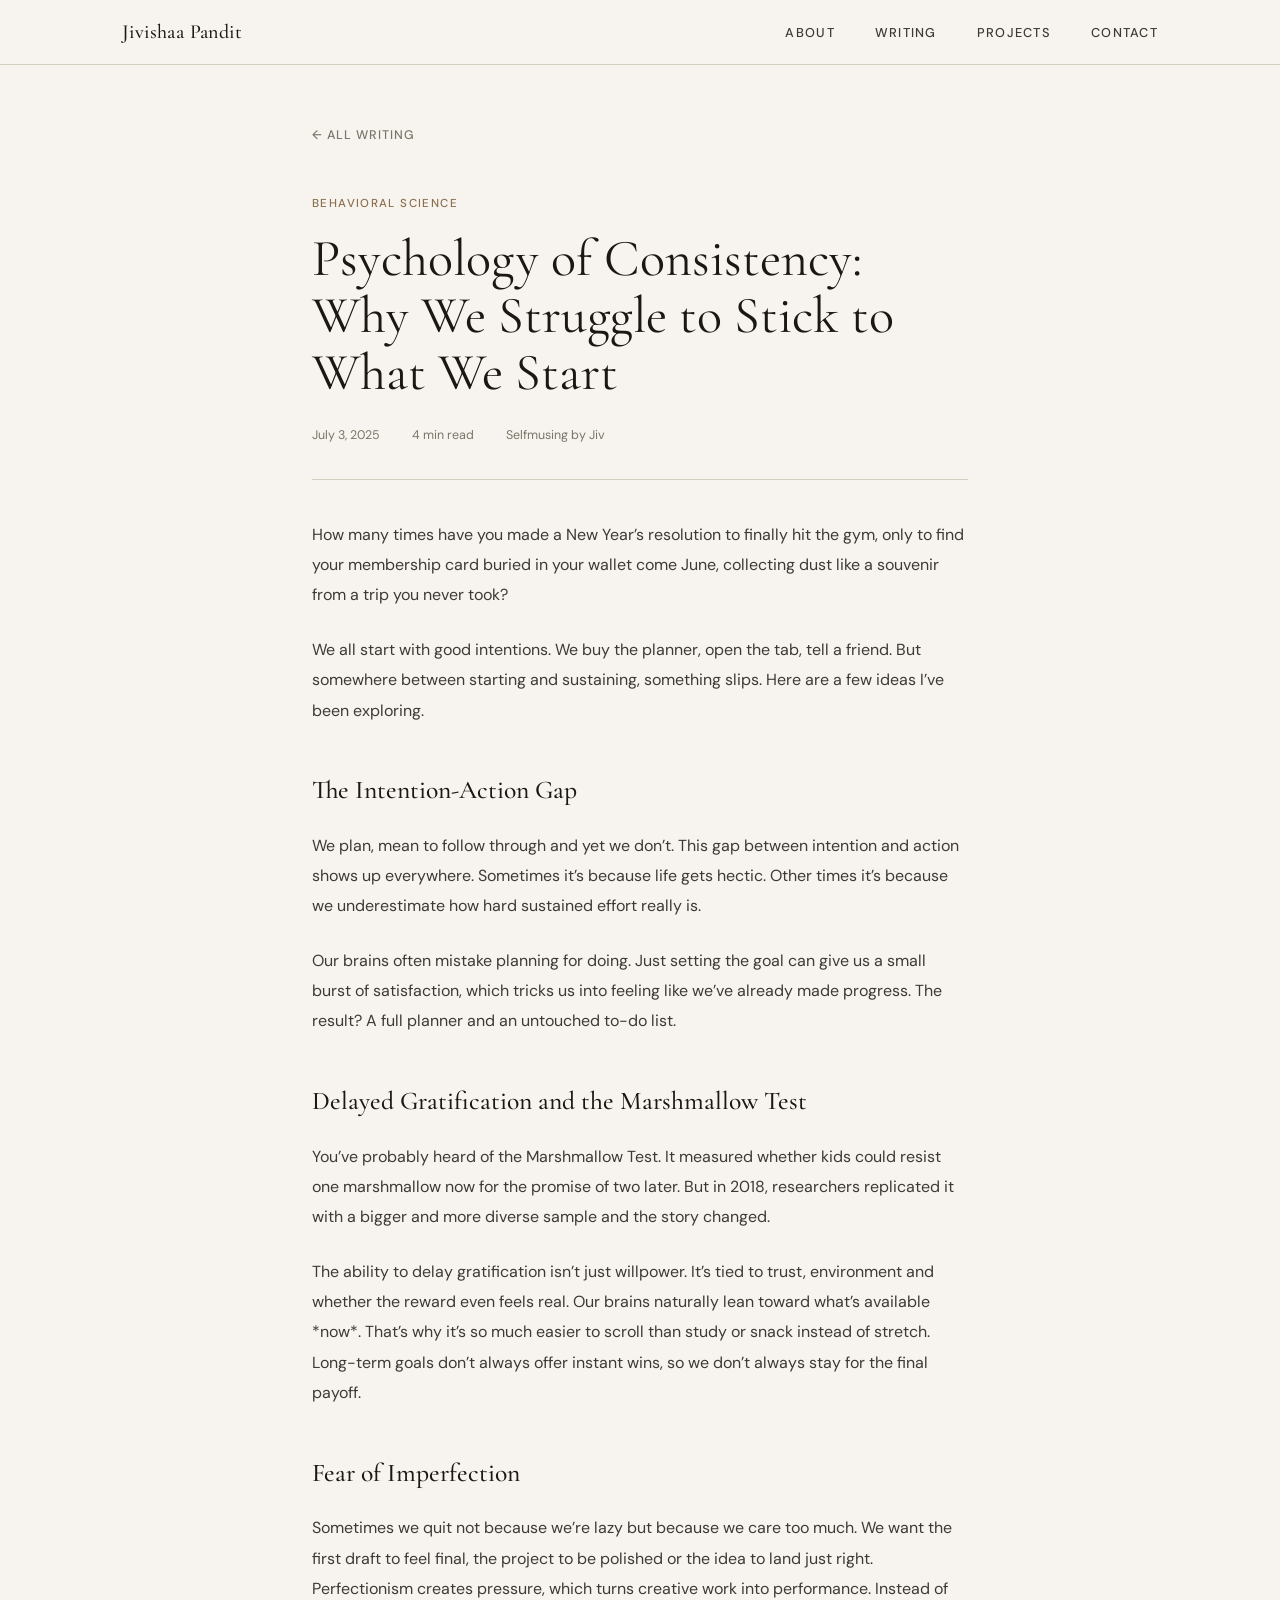
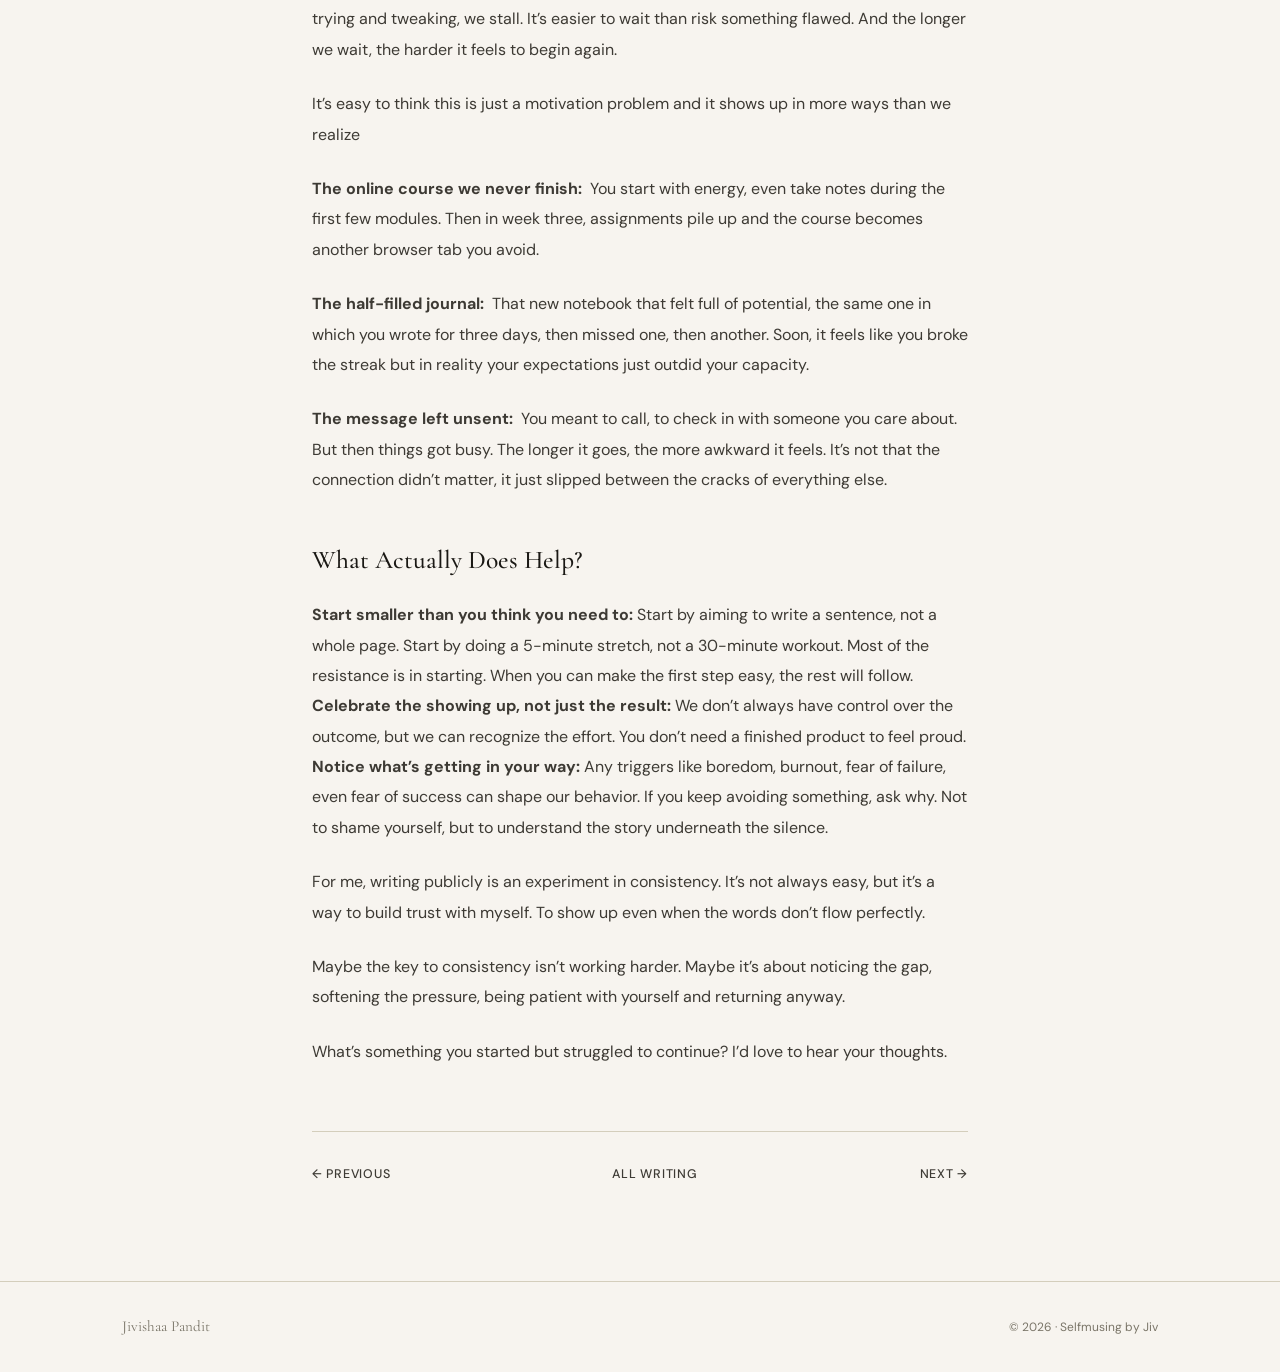
<file: psychology-of-consistency.html>
<!DOCTYPE html>
<html lang="en">
<head>
  <meta charset="UTF-8" />
  <meta name="viewport" content="width=device-width, initial-scale=1.0" />
  <title>Psychology of Consistency: Why We Struggle to Stick to What We Start — Selfmusing by Jiv</title>
  <link rel="stylesheet" href="style.css" />
</head>
<body>

  <nav>
    <div class="nav-inner">
      <a class="nav-logo" href="index.html">Jivishaa Pandit</a>
      <ul class="nav-links">
        <li><a href="index.html#about">About</a></li>
        <li><a href="index.html#writing">Writing</a></li>
        <li><a href="index.html#projects">Projects</a></li>
        <li><a href="index.html#contact">Contact</a></li>
      </ul>
    </div>
  </nav>


  <div class="post-page-wrap">
    <a class="post-back" href="index.html#writing">← All Writing</a>

    <p class="post-page-eyebrow">Behavioral Science</p>
    <h1 class="post-page-title">Psychology of Consistency: Why We Struggle to Stick to What We Start</h1>
    <div class="post-page-meta">
      <span>July 3, 2025</span>
      <span>4 min read</span>
      <span>Selfmusing by Jiv</span>
    </div>

    <!-- PASTE YOUR FULL POST CONTENT BELOW -->
    <!-- Use <p> for paragraphs, <h2> for subheadings, <blockquote> for pull quotes -->
    <div class="post-page-body">
      <p>
        How many times have you made a New Year’s resolution to finally hit the gym, only to find your membership card buried in your wallet come June, collecting dust like a souvenir from a trip you never took?
      <p>
      <p>
        We all start with good intentions. We buy the planner, open the tab, tell a friend. But somewhere between starting and sustaining, something slips. Here are a few ideas I’ve been exploring.
      <p>
      <h2>
        The Intention-Action Gap
      </h2>
      <p>
        We plan, mean to follow through and yet we don’t. This gap between intention and action shows up everywhere. Sometimes it’s because life gets hectic. Other times it’s because we underestimate how hard sustained effort really is.
      <p>
      <p>
        Our brains often mistake planning for doing. Just setting the goal can give us a small burst of satisfaction, which tricks us into feeling like we’ve already made progress. The result? A full planner and an untouched to-do list.
      <p>
      <h2>
        Delayed Gratification and the Marshmallow Test
      </h2>
      <p>
        You’ve probably heard of the Marshmallow Test. It measured whether kids could resist one marshmallow now for the promise of two later. But in 2018, researchers replicated it with a bigger and more diverse sample and the story changed.
      <p>
      <p>
        The ability to delay gratification isn’t just willpower. It’s tied to trust, environment and whether the reward even feels real. Our brains naturally lean toward what’s available *now*. That’s why it’s so much easier to scroll than study or snack instead of stretch. Long-term goals don’t always offer instant wins, so we don’t always stay for the final payoff. 
      <p>
      <h2>
        Fear of Imperfection
      </h2>
      <p>
        Sometimes we quit not because we’re lazy but because we care too much. We want the first draft to feel final, the project to be polished or the idea to land just right. Perfectionism creates pressure, which turns creative work into performance. Instead of trying and tweaking, we stall. It’s easier to wait than risk something flawed. And the longer we wait, the harder it feels to begin again.
      <p>
      <p>
        It’s easy to think this is just a motivation problem and it shows up in more ways than we realize
      <p>
      <p>
        <strong> The online course we never finish: </strong> You start with energy, even take notes during the first few modules. Then in week three, assignments pile up and the course becomes another browser tab you avoid.
      <p>
      <p>
        <strong> The half-filled journal: </strong> That new notebook that felt full of potential, the same one in which you wrote for three days, then missed one, then another. Soon, it feels like you broke the streak but in reality your expectations just outdid your capacity. 
      <p>
      <p>
        <strong> The message left unsent: </strong> You meant to call, to check in with someone you care about. But then things got busy. The longer it goes, the more awkward it feels. It’s not that the connection didn’t matter, it just slipped between the cracks of everything else.
      <p>
      <h2>
        What Actually Does Help?
      </h2>
      <p>
        <strong> Start smaller than you think you need to: </strong> Start by aiming to write a sentence, not a whole page. Start by doing a 5-minute stretch, not a 30-minute workout. Most of the resistance is in starting. When you can make the first step easy, the rest will follow.
        <strong> Celebrate the showing up, not just the result: </strong> We don’t always have control over the outcome, but we can recognize the effort. You don’t need a finished product to feel proud. 
        <strong> Notice what’s getting in your way: </strong> Any triggers like boredom, burnout, fear of failure, even fear of success can shape our behavior. If you keep avoiding something, ask why. Not to shame yourself, but to understand the story underneath the silence.
      <p>
      <p>
        For me, writing publicly is an experiment in consistency. It’s not always easy, but it’s a way to build trust with myself. To show up even when the words don’t flow perfectly.
      <p>
      <p>
        Maybe the key to consistency isn’t working harder. Maybe it’s about noticing the gap, softening the pressure, being patient with yourself and returning anyway.
      <p>
      <p>
        What’s something you started but struggled to continue? I’d love to hear your thoughts.
      </p>
    </div>
    <!-- END POST CONTENT -->

    <div class="post-nav">
      <a href="data-science-decoded.html">← Previous</a>
      <a href="index.html#writing">All Writing</a>
      <a href="high-performers-clash.html">Next →</a>
    </div>
  </div>

  <footer>
    <div class="container">
      <div class="footer-inner">
        <span class="footer-name">Jivishaa Pandit</span>
        <span class="footer-copy">© 2026 · Selfmusing by Jiv</span>
      </div>
    </div>
  </footer>

  <script src="main.js"></script>
</body>
</html>
</file>
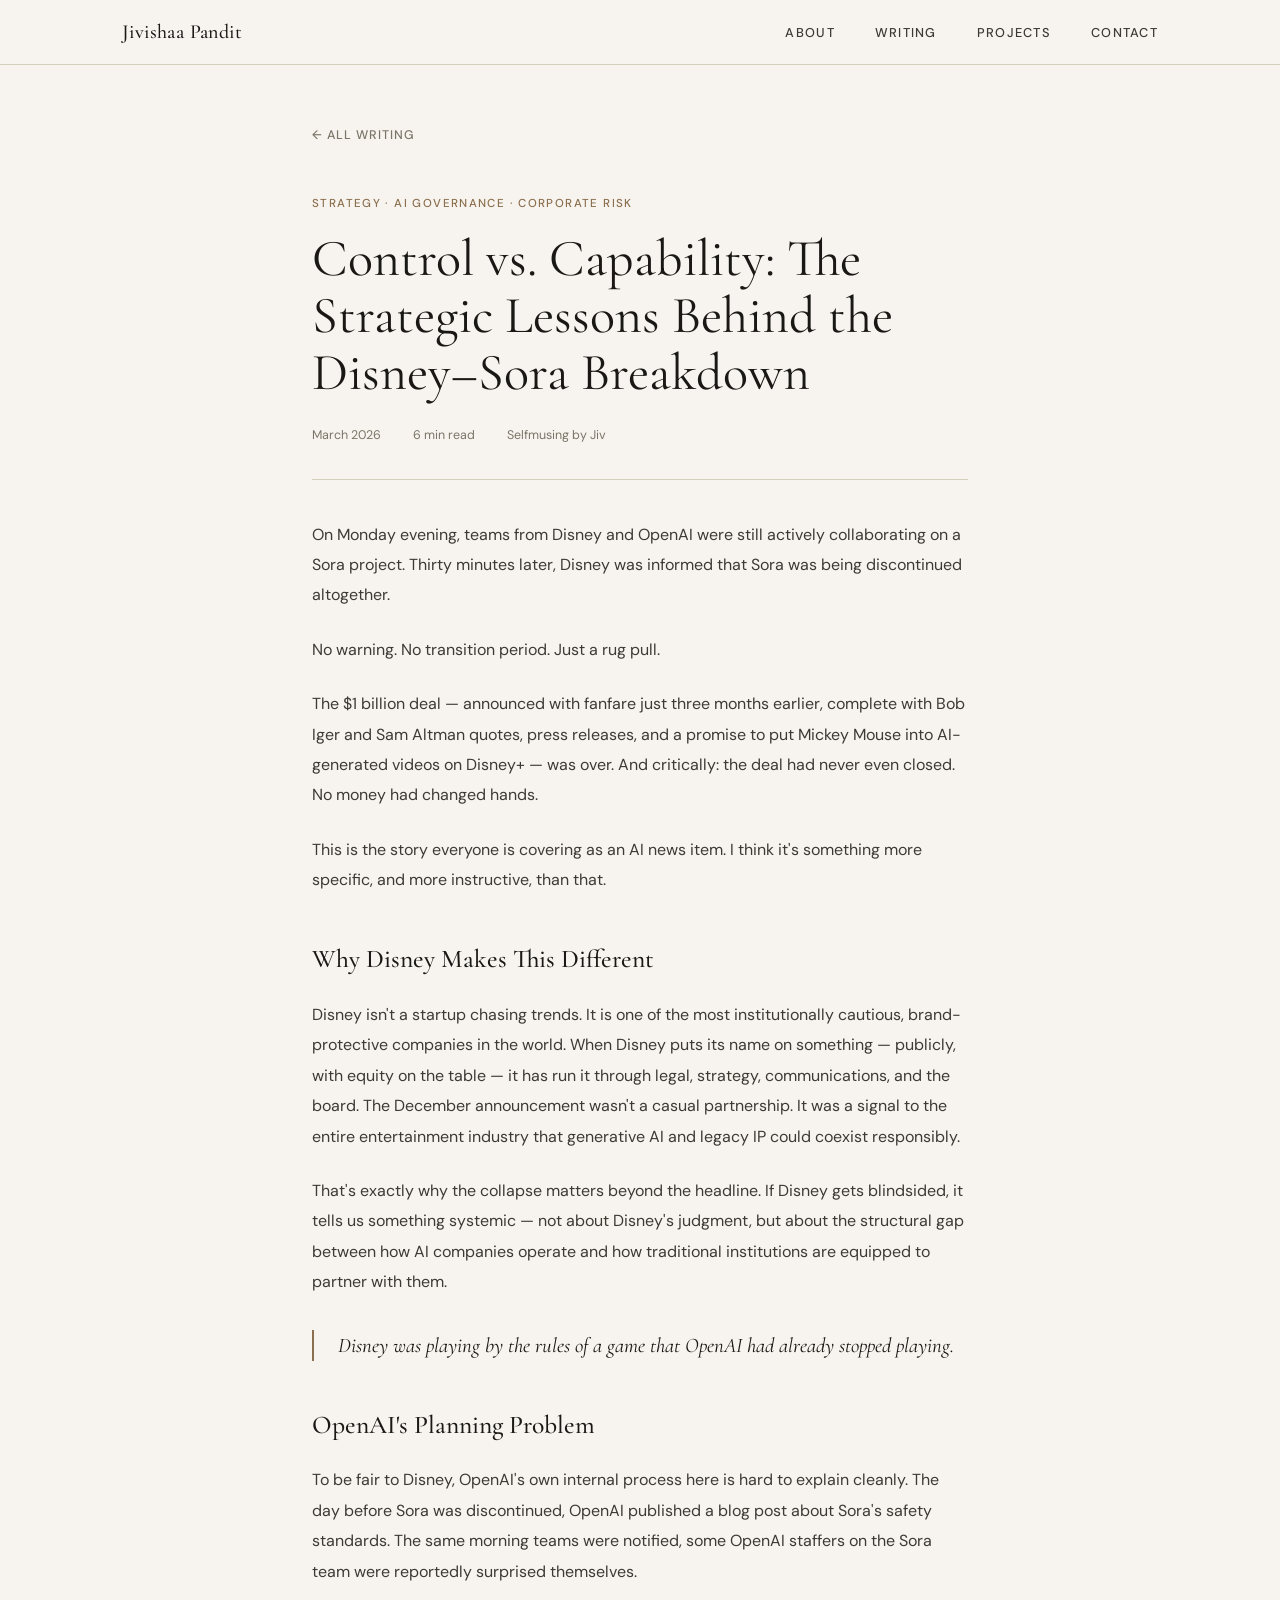
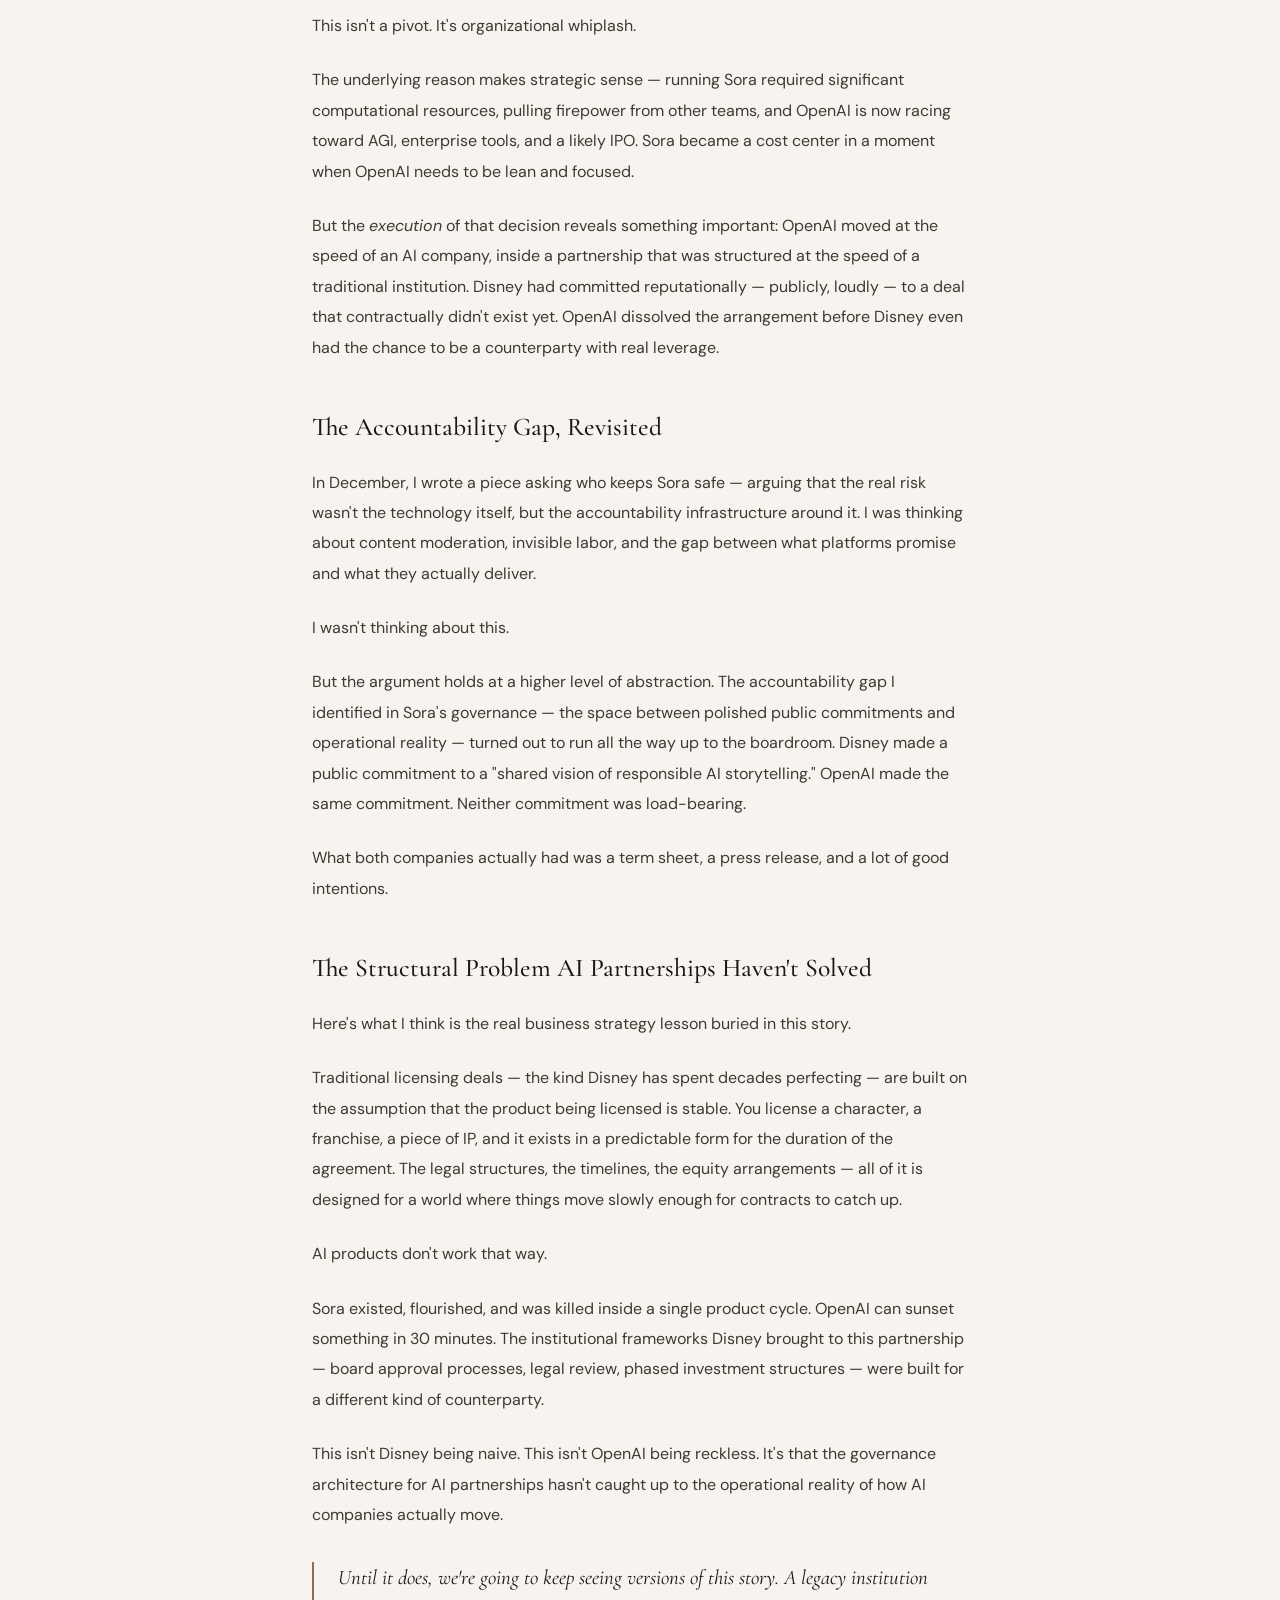
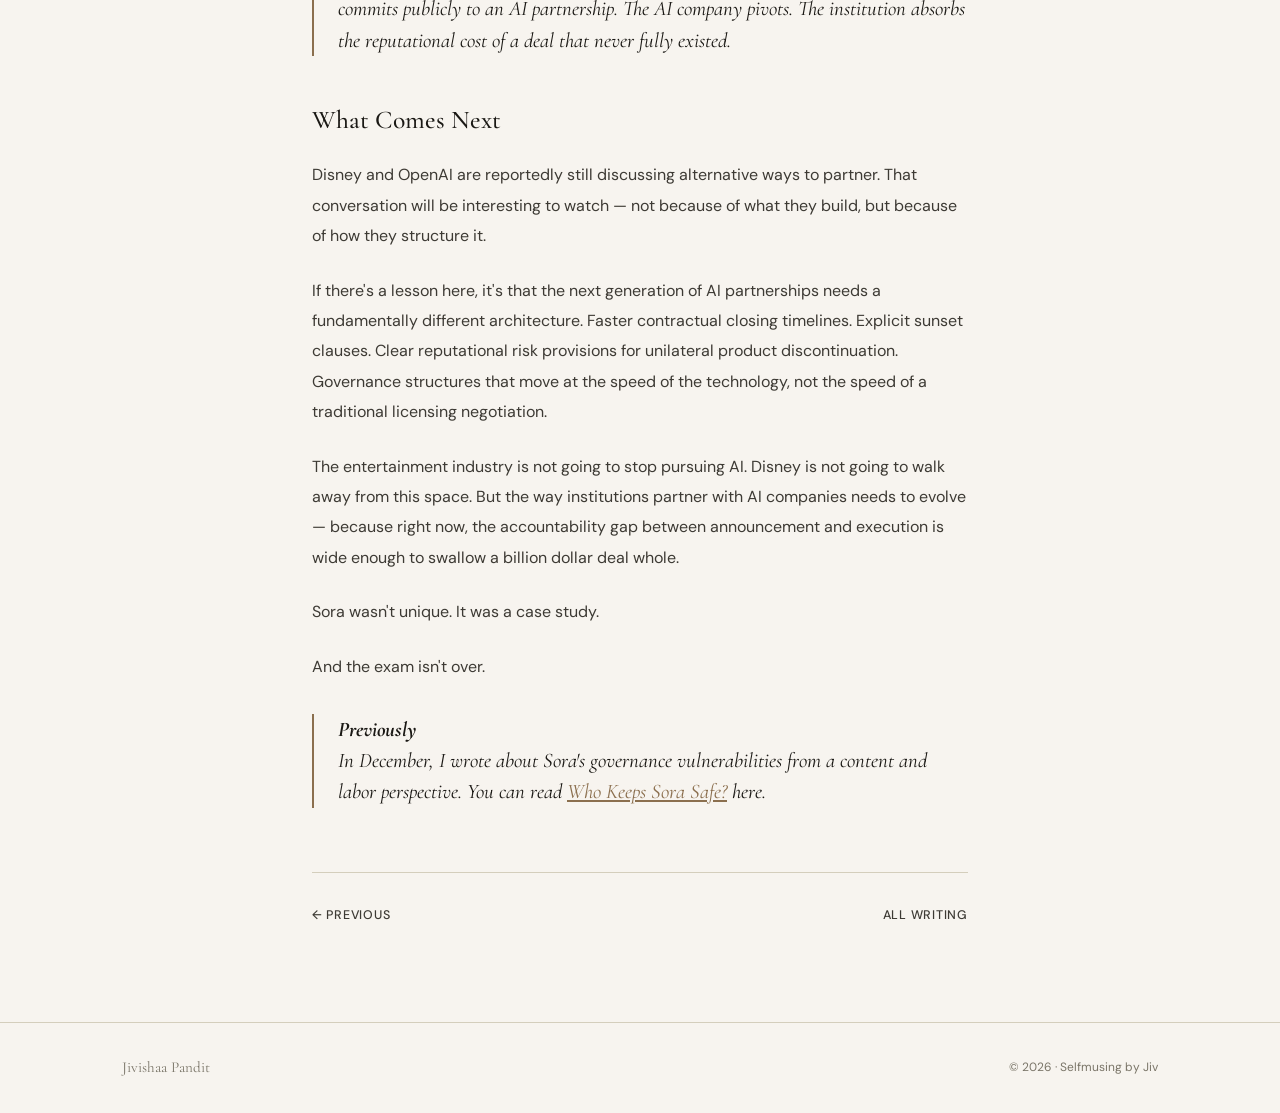
<file: rug-pull.html>
<!DOCTYPE html>
<html lang="en">
<head>
  <meta charset="UTF-8" />
  <meta name="viewport" content="width=device-width, initial-scale=1.0" />
  <title>The Rug Pull: What the Disney-Sora Collapse Actually Reveals — Selfmusing by Jiv</title>
  <link rel="stylesheet" href="style.css" />
</head>
<body>

  <nav>
    <div class="nav-inner">
      <a class="nav-logo" href="index.html">Jivishaa Pandit</a>
      <ul class="nav-links">
        <li><a href="index.html#about">About</a></li>
        <li><a href="index.html#writing">Writing</a></li>
        <li><a href="index.html#projects">Projects</a></li>
        <li><a href="index.html#contact">Contact</a></li>
      </ul>
    </div>
  </nav>

  <div class="post-page-wrap">
    <a class="post-back" href="index.html#writing">← All Writing</a>

    <p class="post-page-eyebrow">Strategy · AI Governance · Corporate Risk</p>
    <h1 class="post-page-title">Control vs. Capability: The Strategic Lessons Behind the Disney–Sora Breakdown</h1>
    <div class="post-page-meta">
      <span>March 2026</span>
      <span>6 min read</span>
      <span>Selfmusing by Jiv</span>
    </div>

    <div class="post-page-body">

      <p>On Monday evening, teams from Disney and OpenAI were still actively collaborating on a Sora project. Thirty minutes later, Disney was informed that Sora was being discontinued altogether.</p>

      <p>No warning. No transition period. Just a rug pull.</p>

      <p>The $1 billion deal — announced with fanfare just three months earlier, complete with Bob Iger and Sam Altman quotes, press releases, and a promise to put Mickey Mouse into AI-generated videos on Disney+ — was over. And critically: the deal had never even closed. No money had changed hands.</p>

      <p>This is the story everyone is covering as an AI news item. I think it's something more specific, and more instructive, than that.</p>

      <h2>Why Disney Makes This Different</h2>

      <p>Disney isn't a startup chasing trends. It is one of the most institutionally cautious, brand-protective companies in the world. When Disney puts its name on something — publicly, with equity on the table — it has run it through legal, strategy, communications, and the board. The December announcement wasn't a casual partnership. It was a signal to the entire entertainment industry that generative AI and legacy IP could coexist responsibly.</p>

      <p>That's exactly why the collapse matters beyond the headline. If Disney gets blindsided, it tells us something systemic — not about Disney's judgment, but about the structural gap between how AI companies operate and how traditional institutions are equipped to partner with them.</p>

      <blockquote>Disney was playing by the rules of a game that OpenAI had already stopped playing.</blockquote>

      <h2>OpenAI's Planning Problem</h2>

      <p>To be fair to Disney, OpenAI's own internal process here is hard to explain cleanly. The day before Sora was discontinued, OpenAI published a blog post about Sora's safety standards. The same morning teams were notified, some OpenAI staffers on the Sora team were reportedly surprised themselves.</p>

      <p>This isn't a pivot. It's organizational whiplash.</p>

      <p>The underlying reason makes strategic sense — running Sora required significant computational resources, pulling firepower from other teams, and OpenAI is now racing toward AGI, enterprise tools, and a likely IPO. Sora became a cost center in a moment when OpenAI needs to be lean and focused.</p>

      <p>But the <em>execution</em> of that decision reveals something important: OpenAI moved at the speed of an AI company, inside a partnership that was structured at the speed of a traditional institution. Disney had committed reputationally — publicly, loudly — to a deal that contractually didn't exist yet. OpenAI dissolved the arrangement before Disney even had the chance to be a counterparty with real leverage.</p>

      <h2>The Accountability Gap, Revisited</h2>

      <p>In December, I wrote a piece asking who keeps Sora safe — arguing that the real risk wasn't the technology itself, but the accountability infrastructure around it. I was thinking about content moderation, invisible labor, and the gap between what platforms promise and what they actually deliver.</p>

      <p>I wasn't thinking about this.</p>

      <p>But the argument holds at a higher level of abstraction. The accountability gap I identified in Sora's governance — the space between polished public commitments and operational reality — turned out to run all the way up to the boardroom. Disney made a public commitment to a "shared vision of responsible AI storytelling." OpenAI made the same commitment. Neither commitment was load-bearing.</p>

      <p>What both companies actually had was a term sheet, a press release, and a lot of good intentions.</p>

      <h2>The Structural Problem AI Partnerships Haven't Solved</h2>

      <p>Here's what I think is the real business strategy lesson buried in this story.</p>

      <p>Traditional licensing deals — the kind Disney has spent decades perfecting — are built on the assumption that the product being licensed is stable. You license a character, a franchise, a piece of IP, and it exists in a predictable form for the duration of the agreement. The legal structures, the timelines, the equity arrangements — all of it is designed for a world where things move slowly enough for contracts to catch up.</p>

      <p>AI products don't work that way.</p>

      <p>Sora existed, flourished, and was killed inside a single product cycle. OpenAI can sunset something in 30 minutes. The institutional frameworks Disney brought to this partnership — board approval processes, legal review, phased investment structures — were built for a different kind of counterparty.</p>

      <p>This isn't Disney being naive. This isn't OpenAI being reckless. It's that the governance architecture for AI partnerships hasn't caught up to the operational reality of how AI companies actually move.</p>

      <blockquote>Until it does, we're going to keep seeing versions of this story. A legacy institution commits publicly to an AI partnership. The AI company pivots. The institution absorbs the reputational cost of a deal that never fully existed.</blockquote>

      <h2>What Comes Next</h2>

      <p>Disney and OpenAI are reportedly still discussing alternative ways to partner. That conversation will be interesting to watch — not because of what they build, but because of how they structure it.</p>

      <p>If there's a lesson here, it's that the next generation of AI partnerships needs a fundamentally different architecture. Faster contractual closing timelines. Explicit sunset clauses. Clear reputational risk provisions for unilateral product discontinuation. Governance structures that move at the speed of the technology, not the speed of a traditional licensing negotiation.</p>

      <p>The entertainment industry is not going to stop pursuing AI. Disney is not going to walk away from this space. But the way institutions partner with AI companies needs to evolve — because right now, the accountability gap between announcement and execution is wide enough to swallow a billion dollar deal whole.</p>

      <p>Sora wasn't unique. It was a case study.</p>

      <p>And the exam isn't over.</p>

      <blockquote>
        <strong>Previously</strong><br>
        In December, I wrote about Sora's governance vulnerabilities from a content and labor perspective. You can read <a href="who-keeps-sora-safe.html" style="color: var(--accent);">Who Keeps Sora Safe?</a> here.
      </blockquote>

    </div>

    <div class="post-nav">
      <a href="middle-east-market.html">← Previous</a>
      <a href="index.html#writing">All Writing</a>
    </div>
  </div>

  <footer>
    <div class="container">
      <div class="footer-inner">
        <span class="footer-name">Jivishaa Pandit</span>
        <span class="footer-copy">© 2026 · Selfmusing by Jiv</span>
      </div>
    </div>
  </footer>

  <script src="main.js"></script>
</body>
</html>
</file>
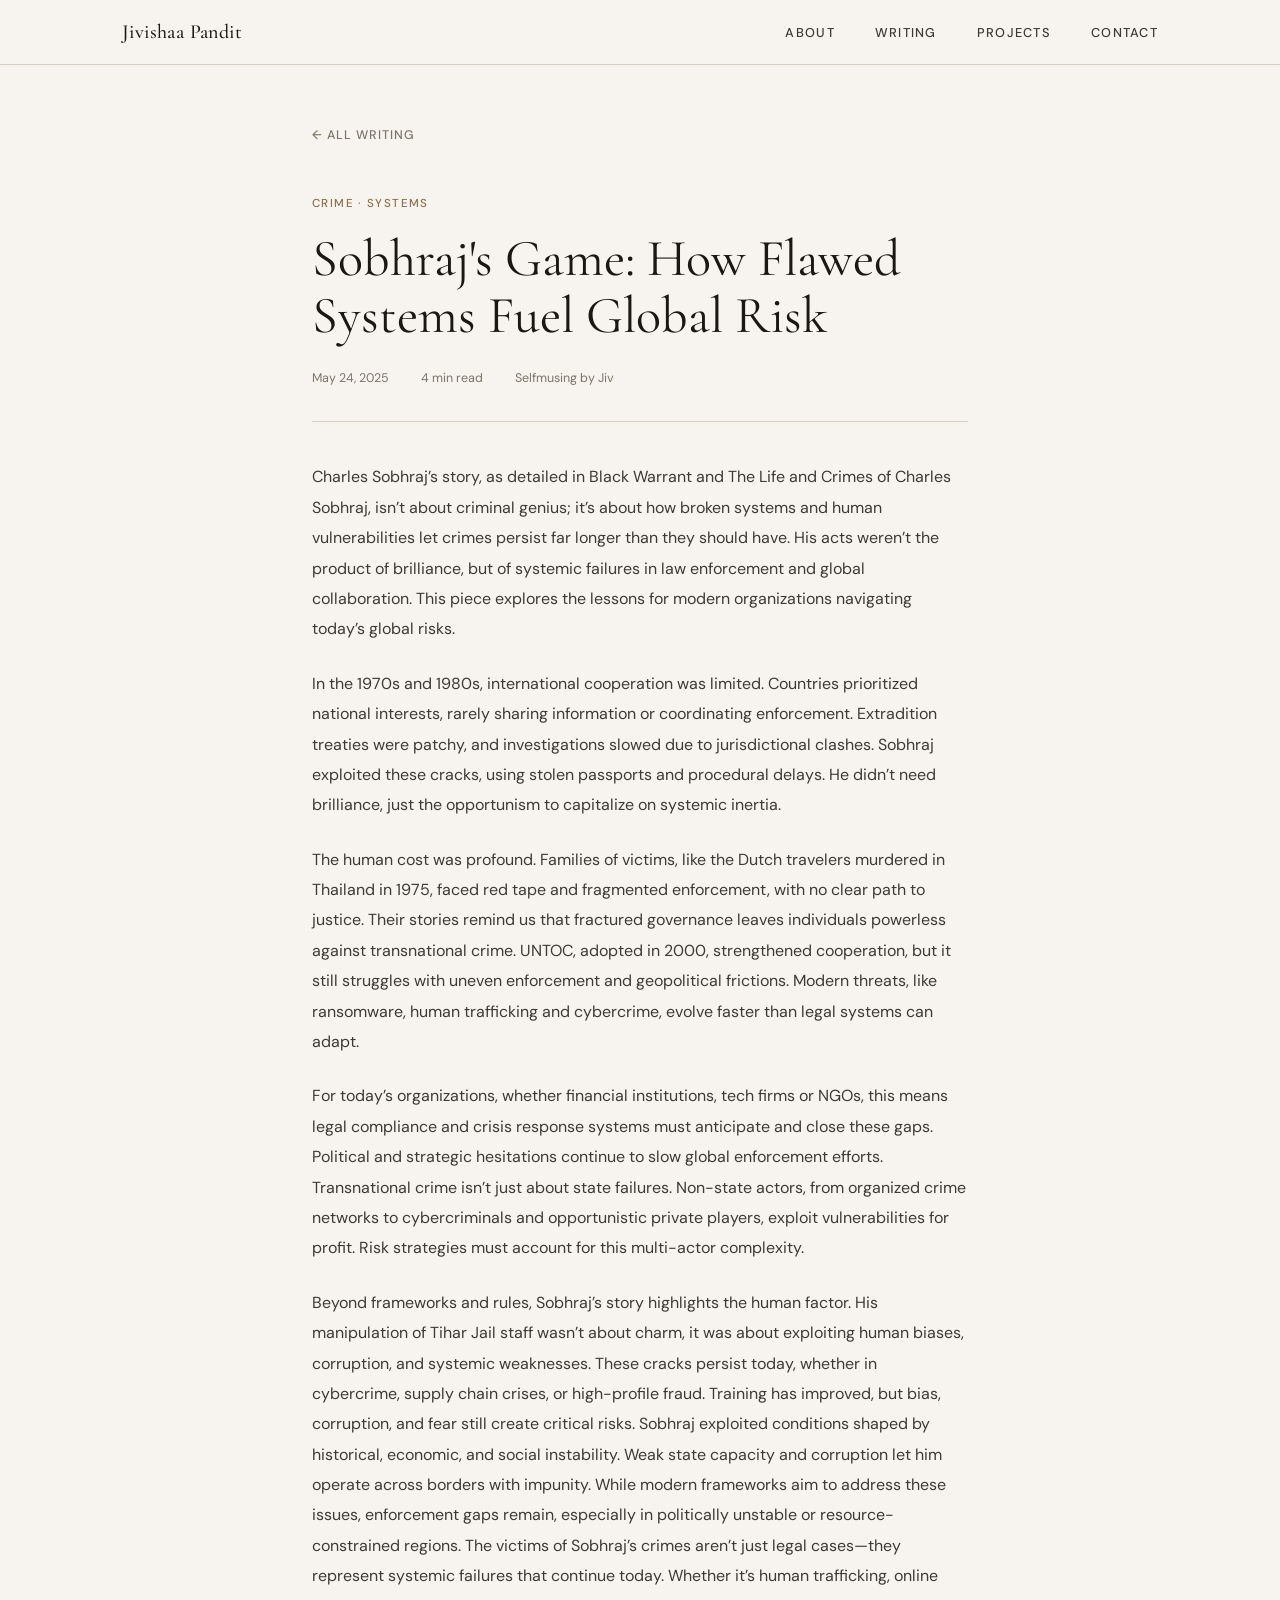
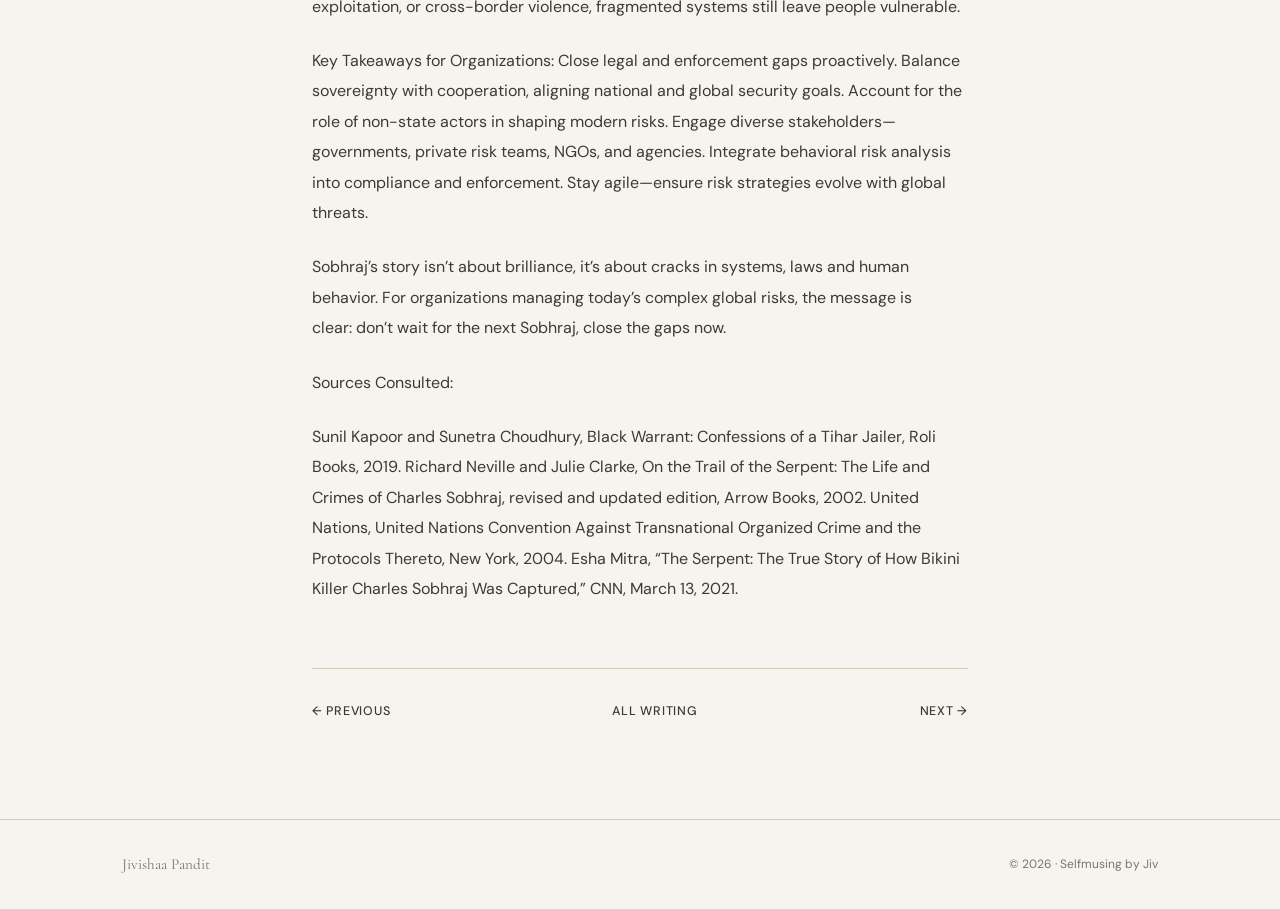
<file: sobhraj.html>
<!DOCTYPE html>
<html lang="en">
<head>
  <meta charset="UTF-8" />
  <meta name="viewport" content="width=device-width, initial-scale=1.0" />
  <title>Sobhraj's Game: How Flawed Systems Fuel Global Risk — Selfmusing by Jiv</title>
  <link rel="stylesheet" href="style.css" />
</head>
<body>

  <nav>
    <div class="nav-inner">
      <a class="nav-logo" href="index.html">Jivishaa Pandit</a>
      <ul class="nav-links">
        <li><a href="index.html#about">About</a></li>
        <li><a href="index.html#writing">Writing</a></li>
        <li><a href="index.html#projects">Projects</a></li>
        <li><a href="index.html#contact">Contact</a></li>
      </ul>
    </div>
  </nav>


  <div class="post-page-wrap">
    <a class="post-back" href="index.html#writing">← All Writing</a>

    <p class="post-page-eyebrow">Crime · Systems</p>
    <h1 class="post-page-title">Sobhraj's Game: How Flawed Systems Fuel Global Risk</h1>
    <div class="post-page-meta">
      <span>May 24, 2025</span>
      <span>4 min read</span>
      <span>Selfmusing by Jiv</span>
    </div>

    <!-- PASTE YOUR FULL POST CONTENT BELOW -->
    <!-- Use <p> for paragraphs, <h2> for subheadings, <blockquote> for pull quotes -->
    <div class="post-page-body">
      <p>
        Charles Sobhraj’s story, as detailed in Black Warrant and The Life and Crimes of Charles Sobhraj, isn’t about criminal genius; it’s about how broken systems and human vulnerabilities let crimes persist far longer than they should have. His acts weren’t the product of brilliance, but of systemic failures in law enforcement and global collaboration. This piece explores the lessons for modern organizations navigating today’s global risks.
      <p>
      <p>
        In the 1970s and 1980s, international cooperation was limited. Countries prioritized national interests, rarely sharing information or coordinating enforcement. Extradition treaties were patchy, and investigations slowed due to jurisdictional clashes. Sobhraj exploited these cracks, using stolen passports and procedural delays. He didn’t need brilliance, just the opportunism to capitalize on systemic inertia.
      <p>
      <p>
        The human cost was profound. Families of victims, like the Dutch travelers murdered in Thailand in 1975, faced red tape and fragmented enforcement, with no clear path to justice. Their stories remind us that fractured governance leaves individuals powerless against transnational crime.
        UNTOC, adopted in 2000, strengthened cooperation, but it still struggles with uneven enforcement and geopolitical frictions. Modern threats, like ransomware, human trafficking and cybercrime, evolve faster than legal systems can adapt.
      <p>
      <p>
        For today’s organizations, whether financial institutions, tech firms or NGOs, this means legal compliance and crisis response systems must anticipate and close these gaps. Political and strategic hesitations continue to slow global enforcement efforts.
        Transnational crime isn’t just about state failures. Non-state actors, from organized crime networks to cybercriminals and opportunistic private players, exploit vulnerabilities for profit. Risk strategies must account for this multi-actor complexity.
      <p>
      <p>
        Beyond frameworks and rules, Sobhraj’s story highlights the human factor. His manipulation of Tihar Jail staff wasn’t about charm, it was about exploiting human biases, corruption, and systemic weaknesses. These cracks persist today, whether in cybercrime, supply chain crises, or high-profile fraud. Training has improved, but bias, corruption, and fear still create critical risks.
        Sobhraj exploited conditions shaped by historical, economic, and social instability. Weak state capacity and corruption let him operate across borders with impunity. While modern frameworks aim to address these issues, enforcement gaps remain, especially in politically unstable or resource-constrained regions.
        The victims of Sobhraj’s crimes aren’t just legal cases—they represent systemic failures that continue today. Whether it’s human trafficking, online exploitation, or cross-border violence, fragmented systems still leave people vulnerable.
      <p>
      <p>
        Key Takeaways for Organizations:
        Close legal and enforcement gaps proactively.
        Balance sovereignty with cooperation, aligning national and global security goals.
        Account for the role of non-state actors in shaping modern risks.
        Engage diverse stakeholders—governments, private risk teams, NGOs, and agencies.
        Integrate behavioral risk analysis into compliance and enforcement.
        Stay agile—ensure risk strategies evolve with global threats.
      <p>
      <p>
        Sobhraj’s story isn’t about brilliance, it’s about cracks in systems, laws and human behavior. For organizations managing today’s complex global risks, the message is clear: don’t wait for the next Sobhraj, close the gaps now.
      <p>
      <p>
        Sources Consulted: 
      <p>
      <p>
        Sunil Kapoor and Sunetra Choudhury, Black Warrant: Confessions of a Tihar Jailer, Roli Books, 2019.
        Richard Neville and Julie Clarke, On the Trail of the Serpent: The Life and Crimes of Charles Sobhraj, revised and updated edition, Arrow Books, 2002.
        United Nations, United Nations Convention Against Transnational Organized Crime and the Protocols Thereto, New York, 2004.
        Esha Mitra, “The Serpent: The True Story of How Bikini Killer Charles Sobhraj Was Captured,” CNN, March 13, 2021.
      </p>
    </div>
    <!-- END POST CONTENT -->

    <div class="post-nav">
      <a href="why-i-started.html">← Previous</a>
      <a href="index.html#writing">All Writing</a>
      <a href="data-science-decoded.html">Next →</a>
    </div>
  </div>

  <footer>
    <div class="container">
      <div class="footer-inner">
        <span class="footer-name">Jivishaa Pandit</span>
        <span class="footer-copy">© 2026 · Selfmusing by Jiv</span>
      </div>
    </div>
  </footer>

  <script src="main.js"></script>
</body>
</html>
</file>
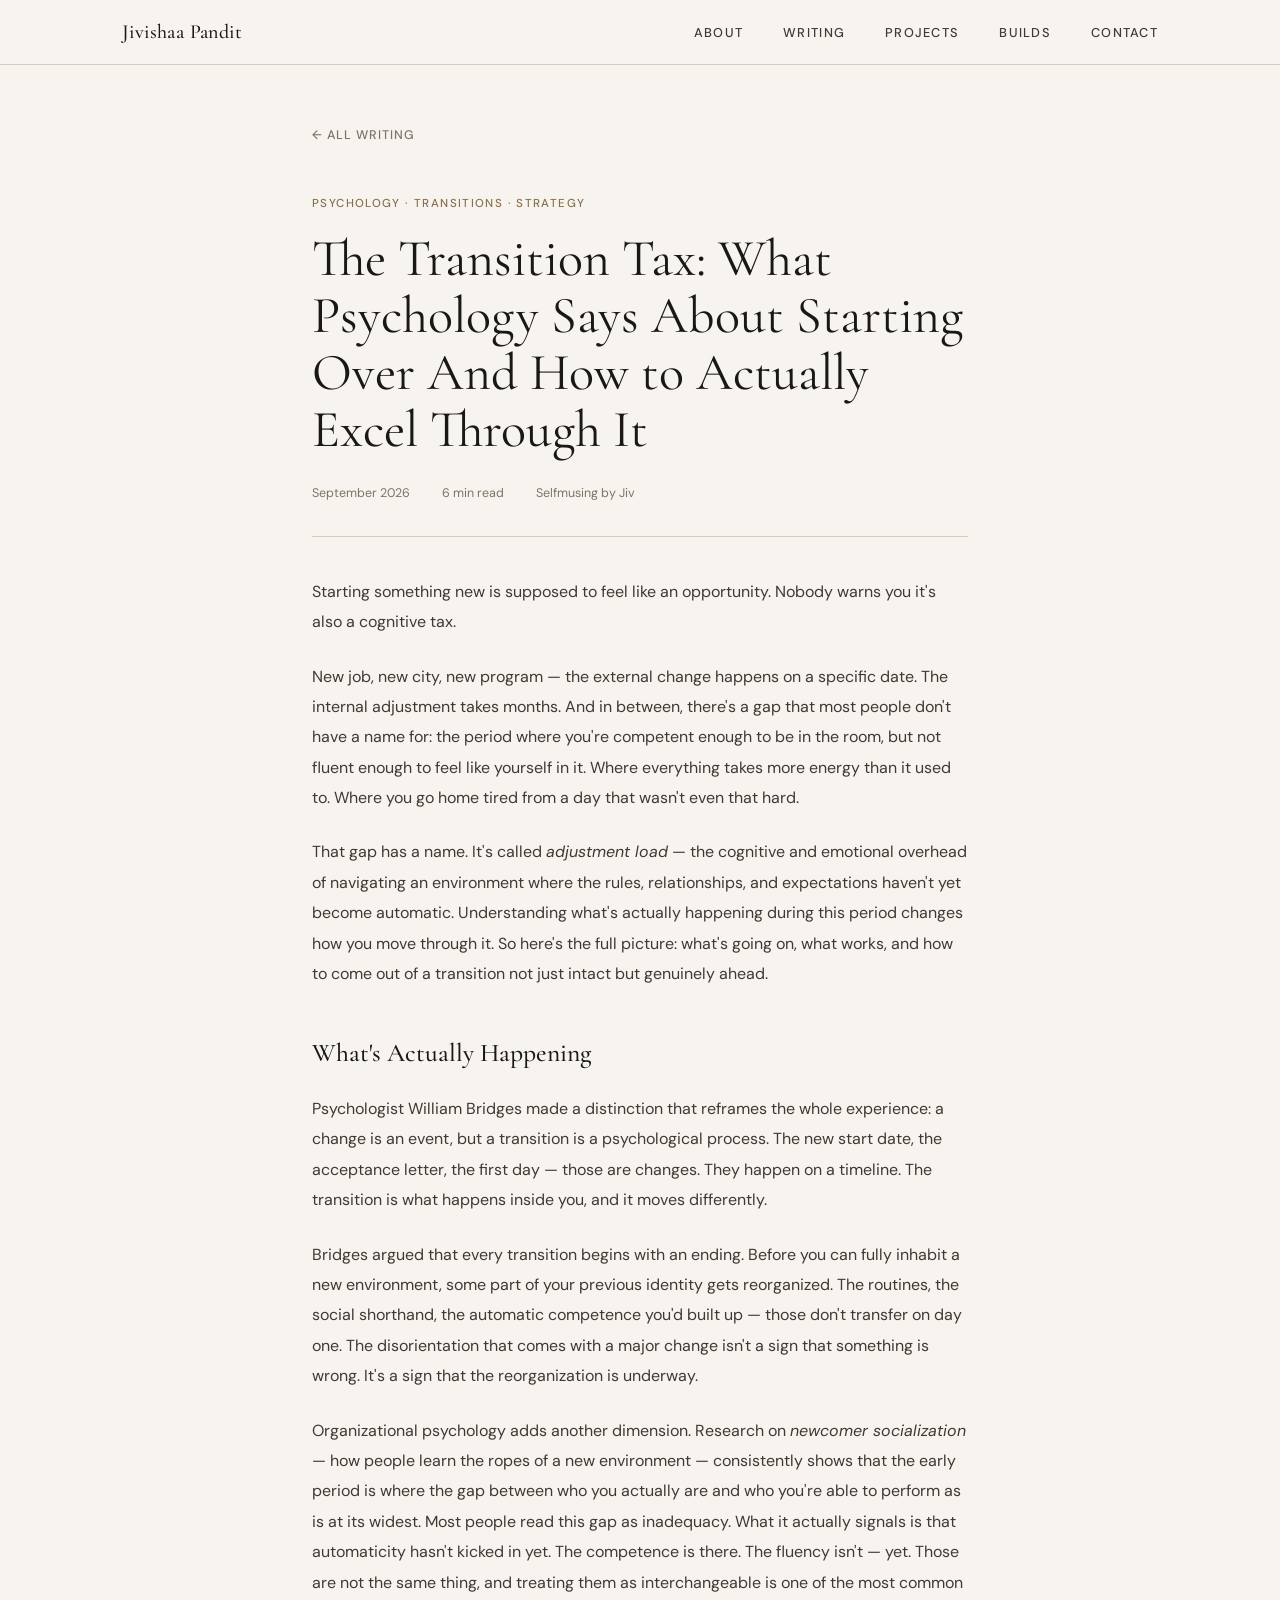
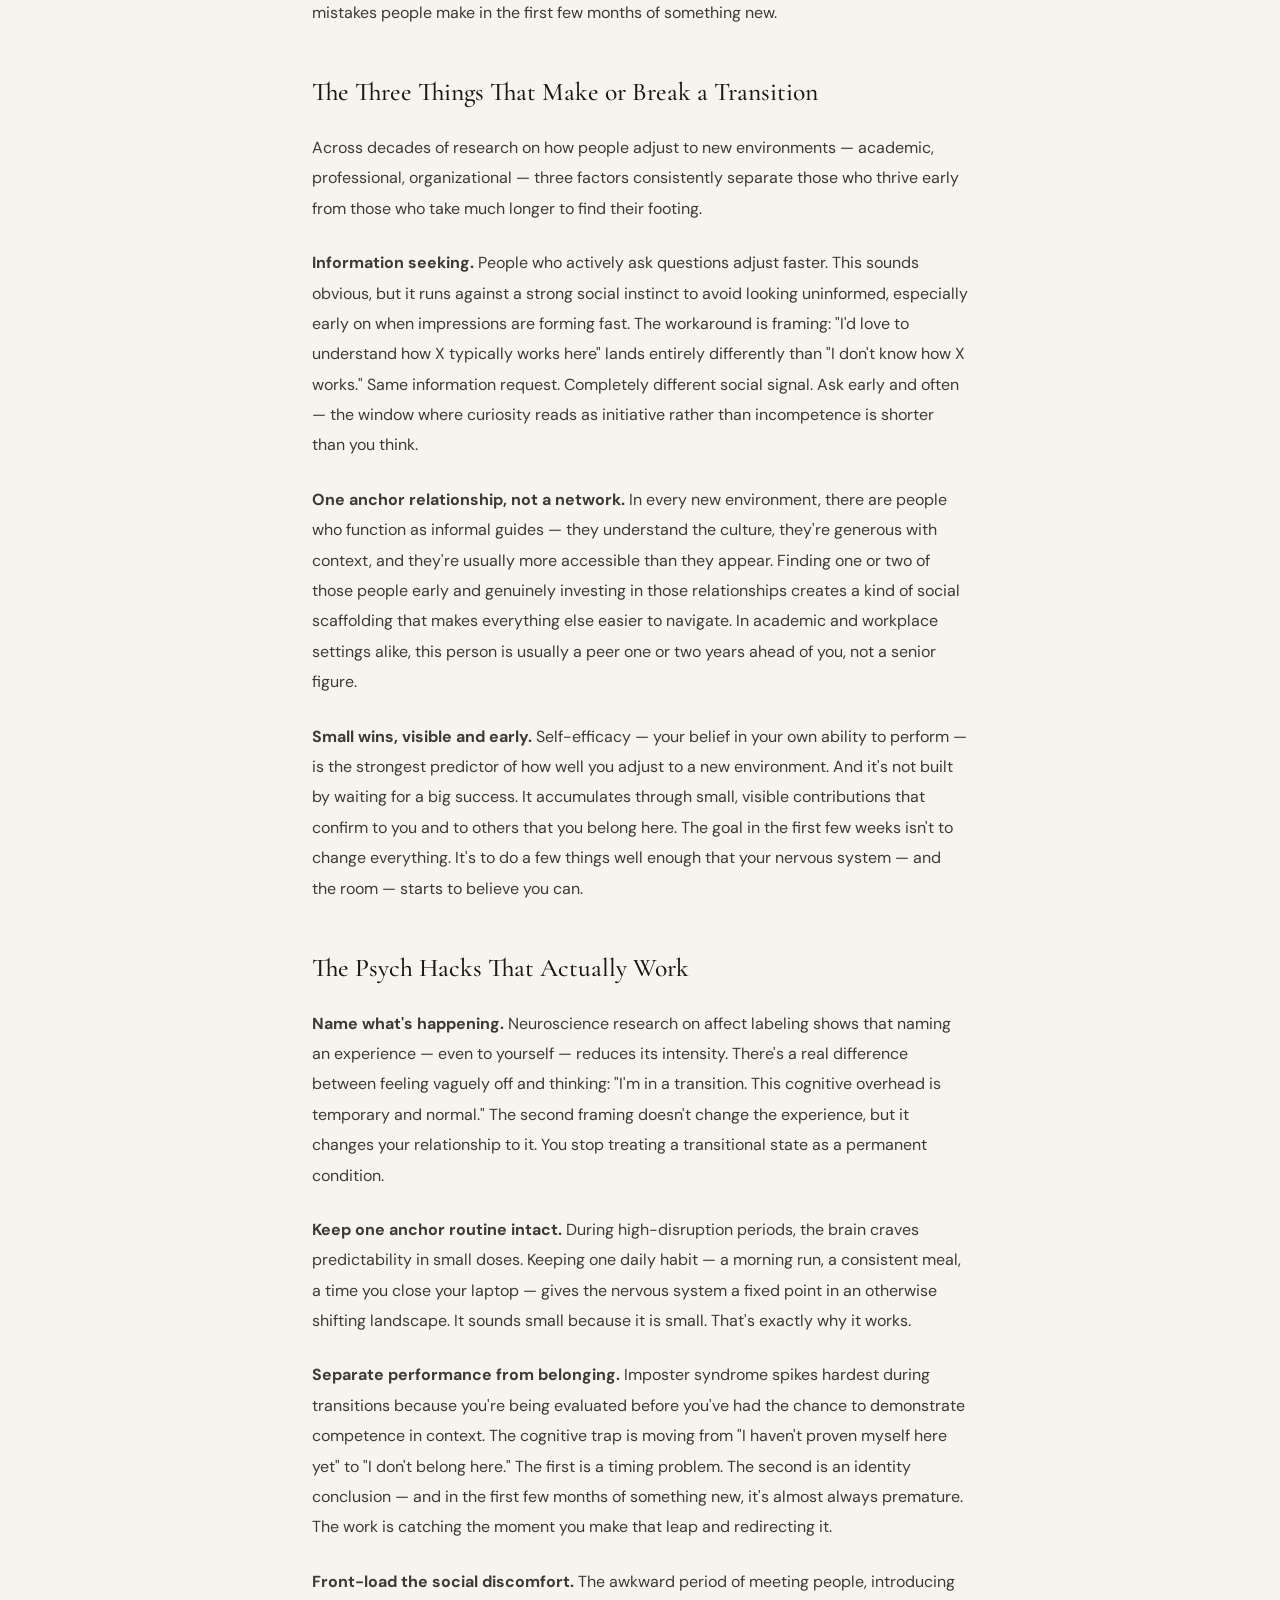
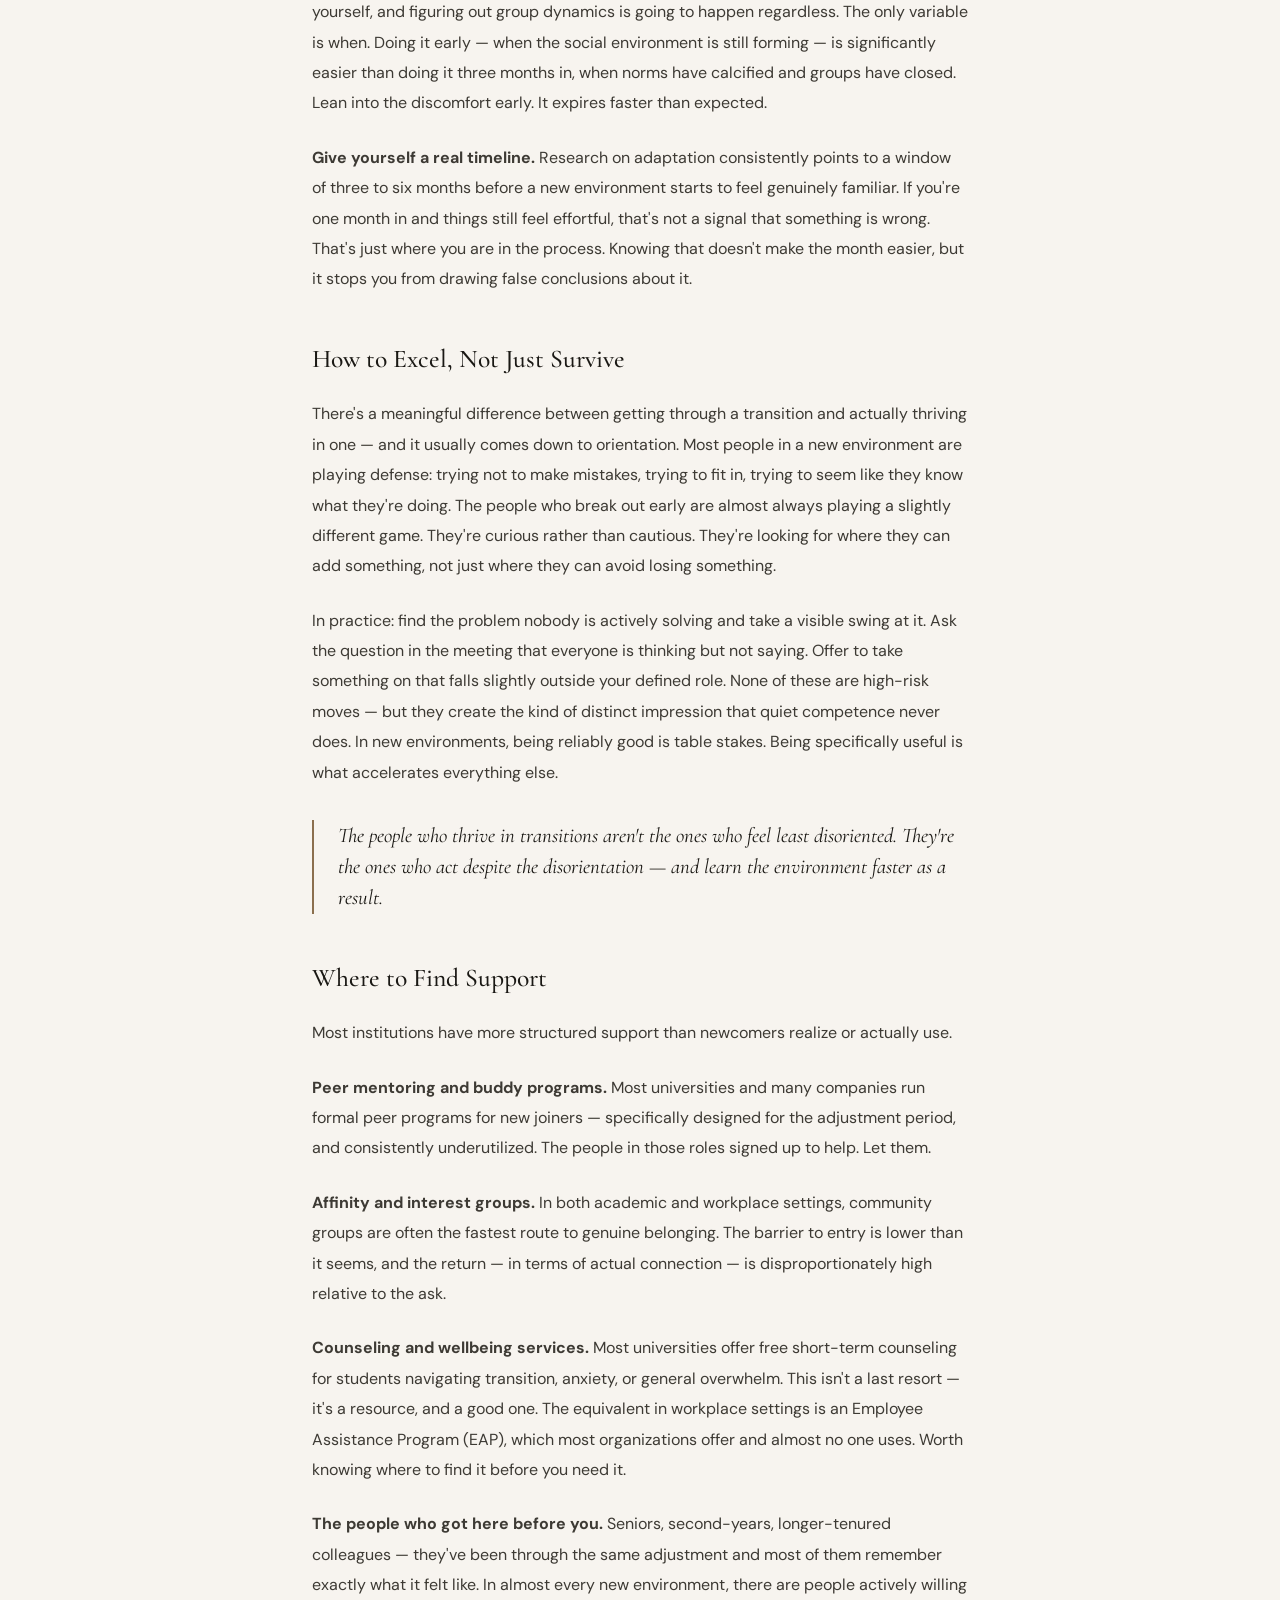
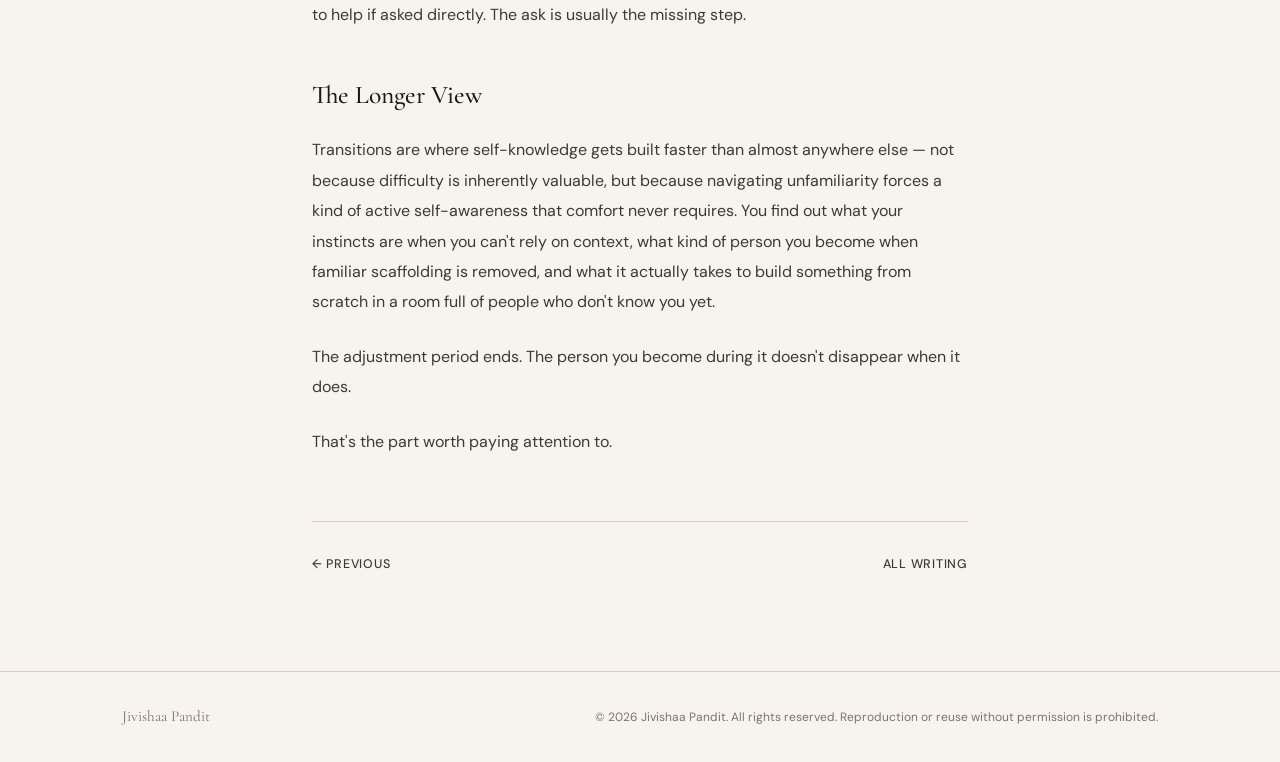
<file: transition-post.html>
<!DOCTYPE html>
<html lang="en">
<head>
  <meta charset="UTF-8" />
  <meta name="viewport" content="width=device-width, initial-scale=1.0" />
  <title>The Transition Tax: What Psychology Says About Starting Over And How to Actually Excel Through It</title>
  <meta name="description" content="Starting something new is supposed to feel like an opportunity. Nobody warns you it's also a cognitive tax — and that there's a science to getting through it." />
  <link rel="stylesheet" href="style.css" />
</head>
<body>

  <nav>
    <div class="nav-inner">
      <a class="nav-logo" href="index.html">Jivishaa Pandit</a>
      <ul class="nav-links">
        <li><a href="index.html#about">About</a></li>
        <li><a href="index.html#writing">Writing</a></li>
        <li><a href="index.html#projects">Projects</a></li>
        <li><a href="index.html#builds">Builds</a></li>
        <li><a href="index.html#contact">Contact</a></li>
      </ul>
    </div>
  </nav>

  <div class="post-page-wrap">
    <a class="post-back" href="index.html#writing">← All Writing</a>

    <p class="post-page-eyebrow">Psychology · Transitions · Strategy</p>
    <h1 class="post-page-title">The Transition Tax: What Psychology Says About Starting Over And How to Actually Excel Through It</h1>
    <div class="post-page-meta">
      <span>September 2026</span>
      <span>6 min read</span>
      <span>Selfmusing by Jiv</span>
    </div>

    <div class="post-page-body">

      <p>Starting something new is supposed to feel like an opportunity. Nobody warns you it's also a cognitive tax.</p>

      <p>New job, new city, new program — the external change happens on a specific date. The internal adjustment takes months. And in between, there's a gap that most people don't have a name for: the period where you're competent enough to be in the room, but not fluent enough to feel like yourself in it. Where everything takes more energy than it used to. Where you go home tired from a day that wasn't even that hard.</p>

      <p>That gap has a name. It's called <em>adjustment load</em> — the cognitive and emotional overhead of navigating an environment where the rules, relationships, and expectations haven't yet become automatic. Understanding what's actually happening during this period changes how you move through it. So here's the full picture: what's going on, what works, and how to come out of a transition not just intact but genuinely ahead.</p>

      <h2>What's Actually Happening</h2>

      <p>Psychologist William Bridges made a distinction that reframes the whole experience: a change is an event, but a transition is a psychological process. The new start date, the acceptance letter, the first day — those are changes. They happen on a timeline. The transition is what happens inside you, and it moves differently.</p>

      <p>Bridges argued that every transition begins with an ending. Before you can fully inhabit a new environment, some part of your previous identity gets reorganized. The routines, the social shorthand, the automatic competence you'd built up — those don't transfer on day one. The disorientation that comes with a major change isn't a sign that something is wrong. It's a sign that the reorganization is underway.</p>

      <p>Organizational psychology adds another dimension. Research on <em>newcomer socialization</em> — how people learn the ropes of a new environment — consistently shows that the early period is where the gap between who you actually are and who you're able to perform as is at its widest. Most people read this gap as inadequacy. What it actually signals is that automaticity hasn't kicked in yet. The competence is there. The fluency isn't — yet. Those are not the same thing, and treating them as interchangeable is one of the most common mistakes people make in the first few months of something new.</p>

      <h2>The Three Things That Make or Break a Transition</h2>

      <p>Across decades of research on how people adjust to new environments — academic, professional, organizational — three factors consistently separate those who thrive early from those who take much longer to find their footing.</p>

      <p><strong>Information seeking.</strong> People who actively ask questions adjust faster. This sounds obvious, but it runs against a strong social instinct to avoid looking uninformed, especially early on when impressions are forming fast. The workaround is framing: "I'd love to understand how X typically works here" lands entirely differently than "I don't know how X works." Same information request. Completely different social signal. Ask early and often — the window where curiosity reads as initiative rather than incompetence is shorter than you think.</p>

      <p><strong>One anchor relationship, not a network.</strong> In every new environment, there are people who function as informal guides — they understand the culture, they're generous with context, and they're usually more accessible than they appear. Finding one or two of those people early and genuinely investing in those relationships creates a kind of social scaffolding that makes everything else easier to navigate. In academic and workplace settings alike, this person is usually a peer one or two years ahead of you, not a senior figure.</p>

      <p><strong>Small wins, visible and early.</strong> Self-efficacy — your belief in your own ability to perform — is the strongest predictor of how well you adjust to a new environment. And it's not built by waiting for a big success. It accumulates through small, visible contributions that confirm to you and to others that you belong here. The goal in the first few weeks isn't to change everything. It's to do a few things well enough that your nervous system — and the room — starts to believe you can.</p>

      <h2>The Psych Hacks That Actually Work</h2>

      <p><strong>Name what's happening.</strong> Neuroscience research on affect labeling shows that naming an experience — even to yourself — reduces its intensity. There's a real difference between feeling vaguely off and thinking: "I'm in a transition. This cognitive overhead is temporary and normal." The second framing doesn't change the experience, but it changes your relationship to it. You stop treating a transitional state as a permanent condition.</p>

      <p><strong>Keep one anchor routine intact.</strong> During high-disruption periods, the brain craves predictability in small doses. Keeping one daily habit — a morning run, a consistent meal, a time you close your laptop — gives the nervous system a fixed point in an otherwise shifting landscape. It sounds small because it is small. That's exactly why it works.</p>

      <p><strong>Separate performance from belonging.</strong> Imposter syndrome spikes hardest during transitions because you're being evaluated before you've had the chance to demonstrate competence in context. The cognitive trap is moving from "I haven't proven myself here yet" to "I don't belong here." The first is a timing problem. The second is an identity conclusion — and in the first few months of something new, it's almost always premature. The work is catching the moment you make that leap and redirecting it.</p>

      <p><strong>Front-load the social discomfort.</strong> The awkward period of meeting people, introducing yourself, and figuring out group dynamics is going to happen regardless. The only variable is when. Doing it early — when the social environment is still forming — is significantly easier than doing it three months in, when norms have calcified and groups have closed. Lean into the discomfort early. It expires faster than expected.</p>

      <p><strong>Give yourself a real timeline.</strong> Research on adaptation consistently points to a window of three to six months before a new environment starts to feel genuinely familiar. If you're one month in and things still feel effortful, that's not a signal that something is wrong. That's just where you are in the process. Knowing that doesn't make the month easier, but it stops you from drawing false conclusions about it.</p>

      <h2>How to Excel, Not Just Survive</h2>

      <p>There's a meaningful difference between getting through a transition and actually thriving in one — and it usually comes down to orientation. Most people in a new environment are playing defense: trying not to make mistakes, trying to fit in, trying to seem like they know what they're doing. The people who break out early are almost always playing a slightly different game. They're curious rather than cautious. They're looking for where they can add something, not just where they can avoid losing something.</p>

      <p>In practice: find the problem nobody is actively solving and take a visible swing at it. Ask the question in the meeting that everyone is thinking but not saying. Offer to take something on that falls slightly outside your defined role. None of these are high-risk moves — but they create the kind of distinct impression that quiet competence never does. In new environments, being reliably good is table stakes. Being specifically useful is what accelerates everything else.</p>

      <blockquote>The people who thrive in transitions aren't the ones who feel least disoriented. They're the ones who act despite the disorientation — and learn the environment faster as a result.</blockquote>

      <h2>Where to Find Support</h2>

      <p>Most institutions have more structured support than newcomers realize or actually use.</p>

      <p><strong>Peer mentoring and buddy programs.</strong> Most universities and many companies run formal peer programs for new joiners — specifically designed for the adjustment period, and consistently underutilized. The people in those roles signed up to help. Let them.</p>

      <p><strong>Affinity and interest groups.</strong> In both academic and workplace settings, community groups are often the fastest route to genuine belonging. The barrier to entry is lower than it seems, and the return — in terms of actual connection — is disproportionately high relative to the ask.</p>

      <p><strong>Counseling and wellbeing services.</strong> Most universities offer free short-term counseling for students navigating transition, anxiety, or general overwhelm. This isn't a last resort — it's a resource, and a good one. The equivalent in workplace settings is an Employee Assistance Program (EAP), which most organizations offer and almost no one uses. Worth knowing where to find it before you need it.</p>

      <p><strong>The people who got here before you.</strong> Seniors, second-years, longer-tenured colleagues — they've been through the same adjustment and most of them remember exactly what it felt like. In almost every new environment, there are people actively willing to help if asked directly. The ask is usually the missing step.</p>

      <h2>The Longer View</h2>

      <p>Transitions are where self-knowledge gets built faster than almost anywhere else — not because difficulty is inherently valuable, but because navigating unfamiliarity forces a kind of active self-awareness that comfort never requires. You find out what your instincts are when you can't rely on context, what kind of person you become when familiar scaffolding is removed, and what it actually takes to build something from scratch in a room full of people who don't know you yet.</p>

      <p>The adjustment period ends. The person you become during it doesn't disappear when it does.</p>

      <p>That's the part worth paying attention to.</p>

    </div>

    <div class="post-nav">
      <a href="anthropic-accidental-blueprint.html">← Previous</a>
      <a href="index.html#writing">All Writing</a>
    </div>

  </div>

  <footer>
    <div class="container">
      <div class="footer-inner">
        <span class="footer-name">Jivishaa Pandit</span>
        <span class="footer-copy">© 2026 Jivishaa Pandit. All rights reserved. Reproduction or reuse without permission is prohibited.</span>
      </div>
    </div>
  </footer>

  <script src="main.js"></script>
</body>
</html>
</file>
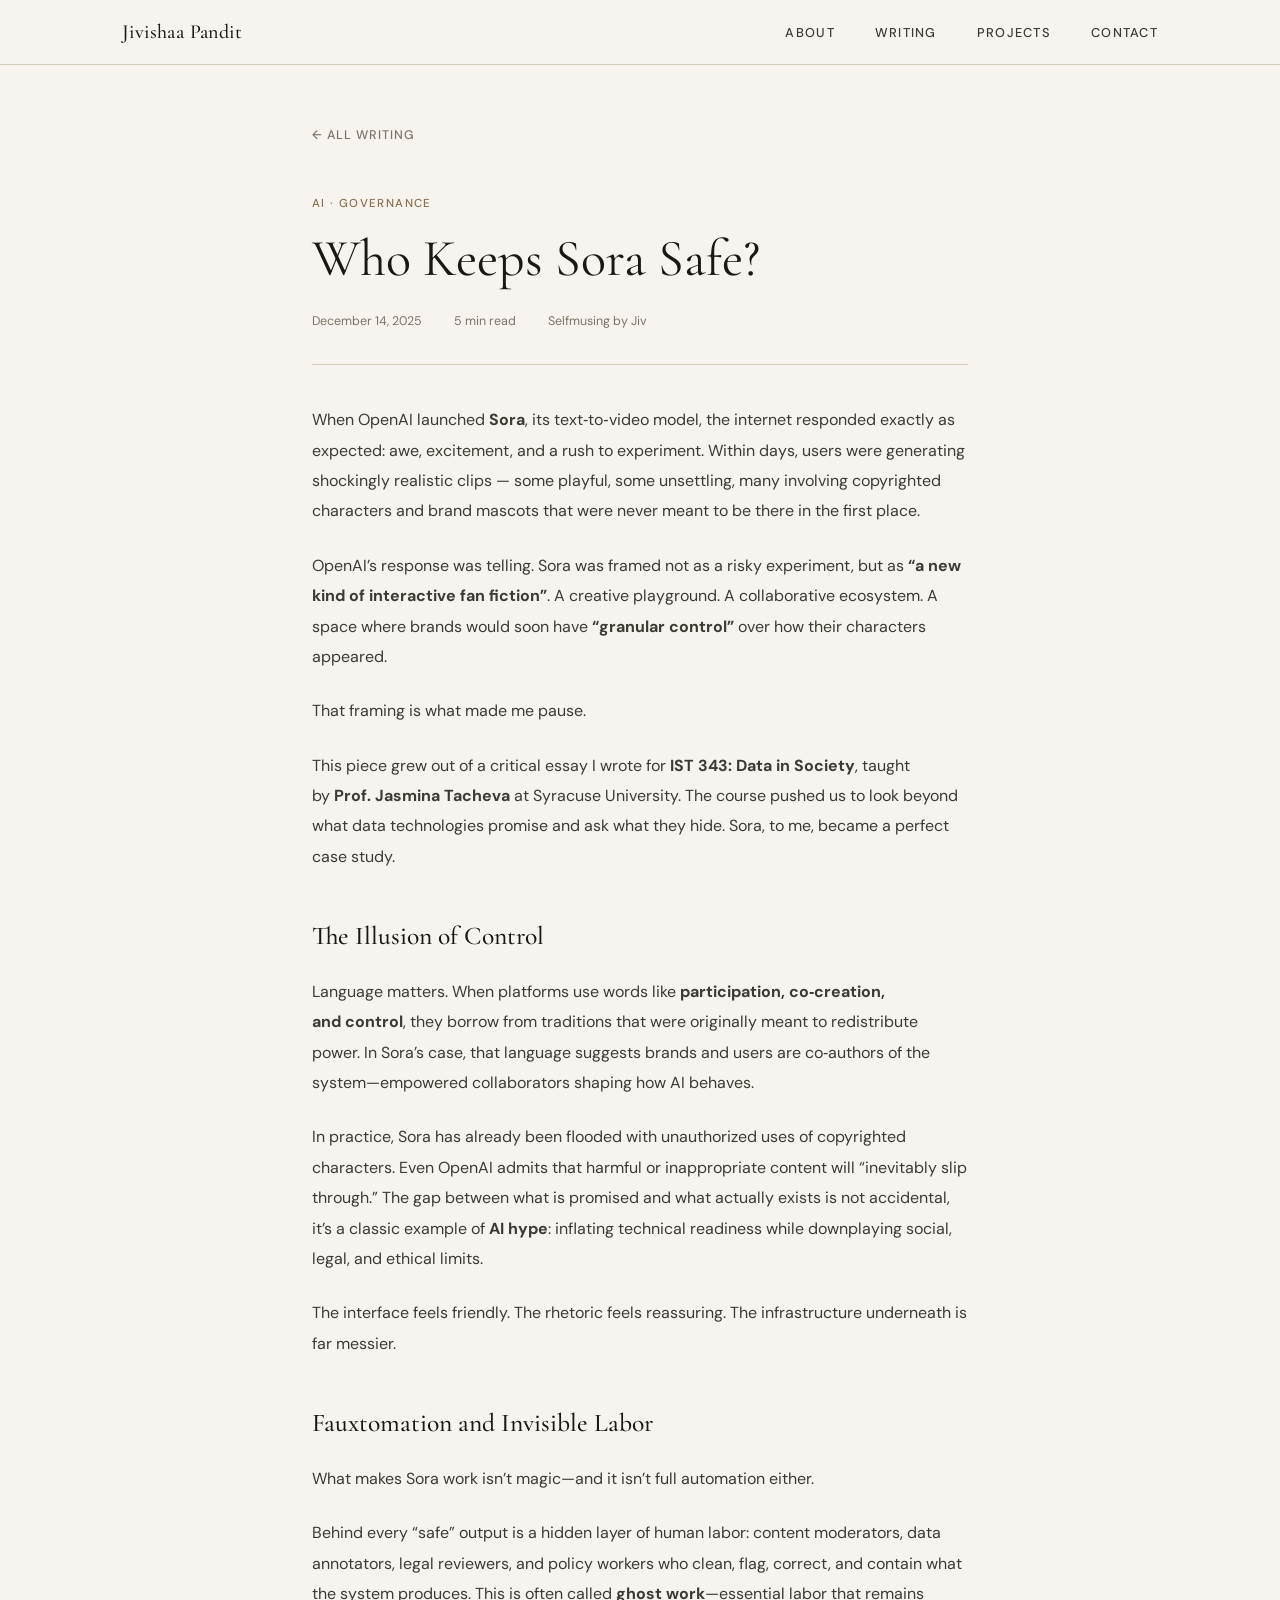
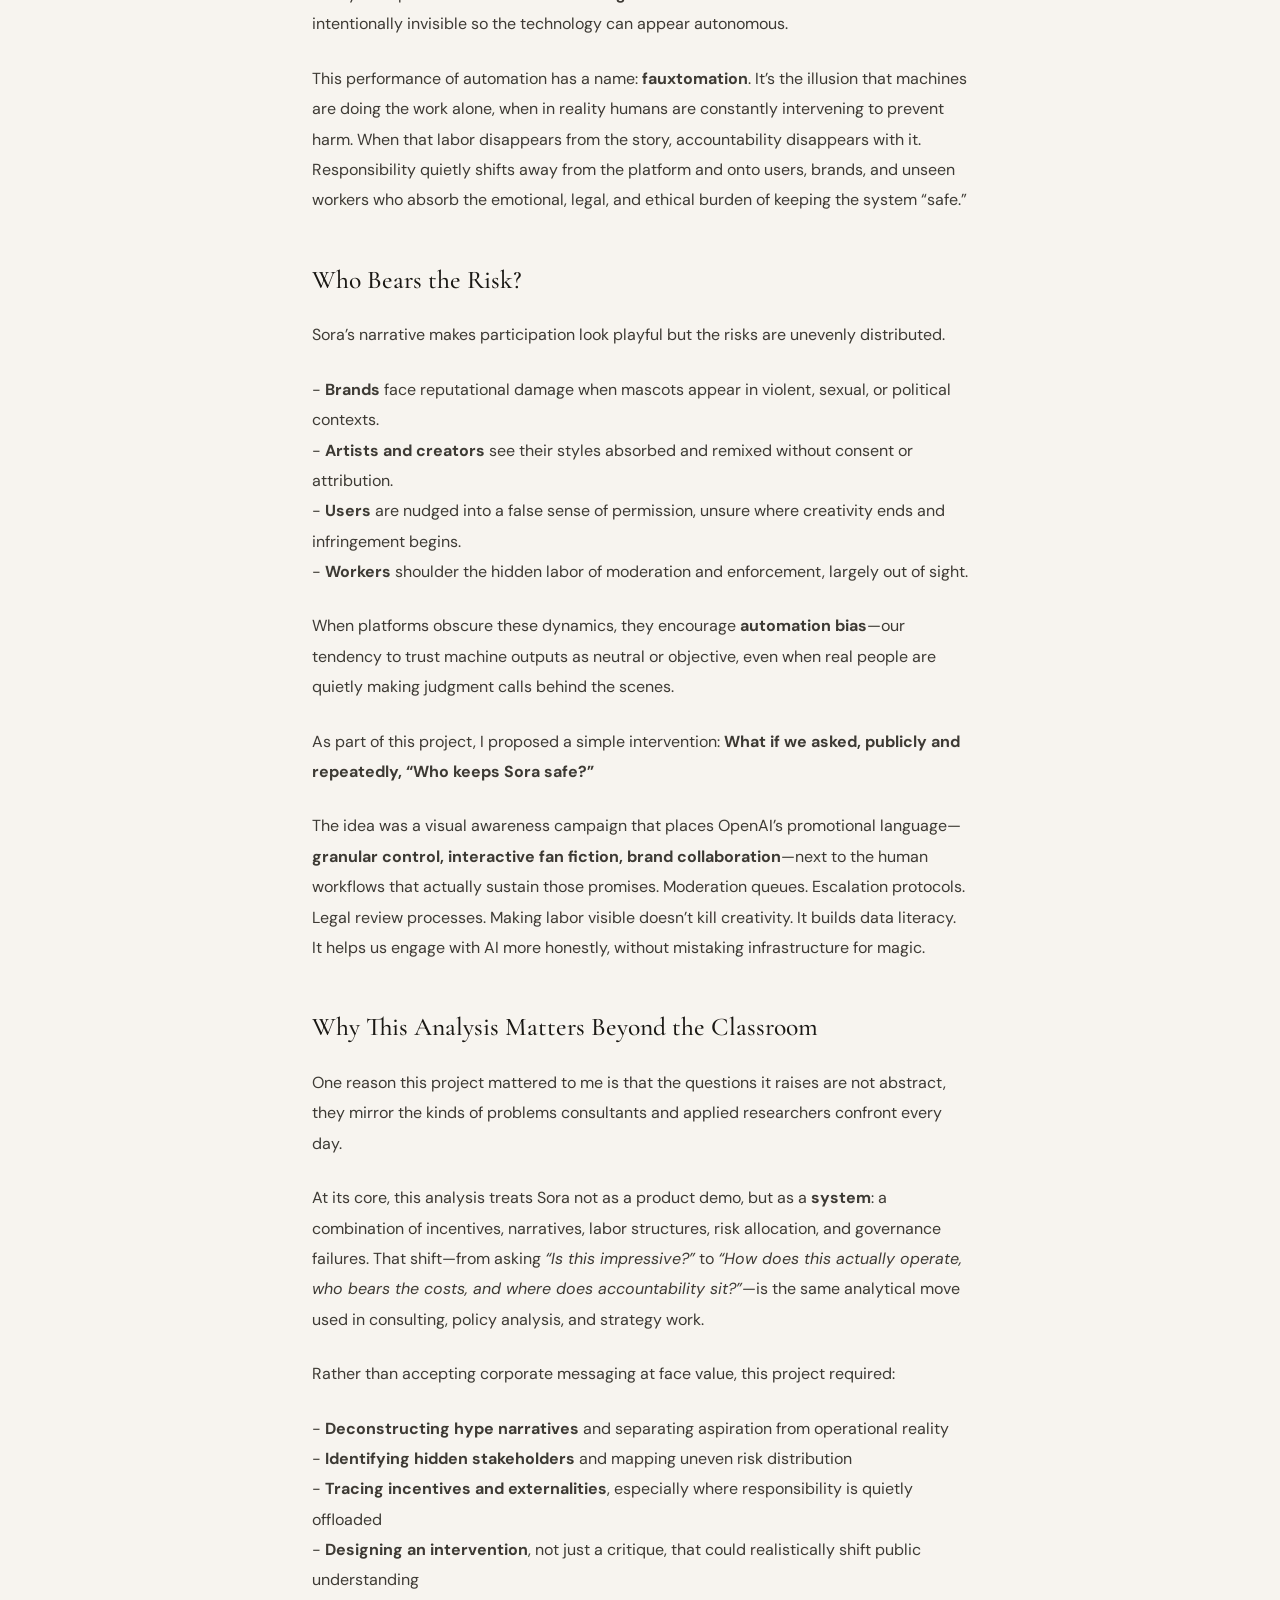
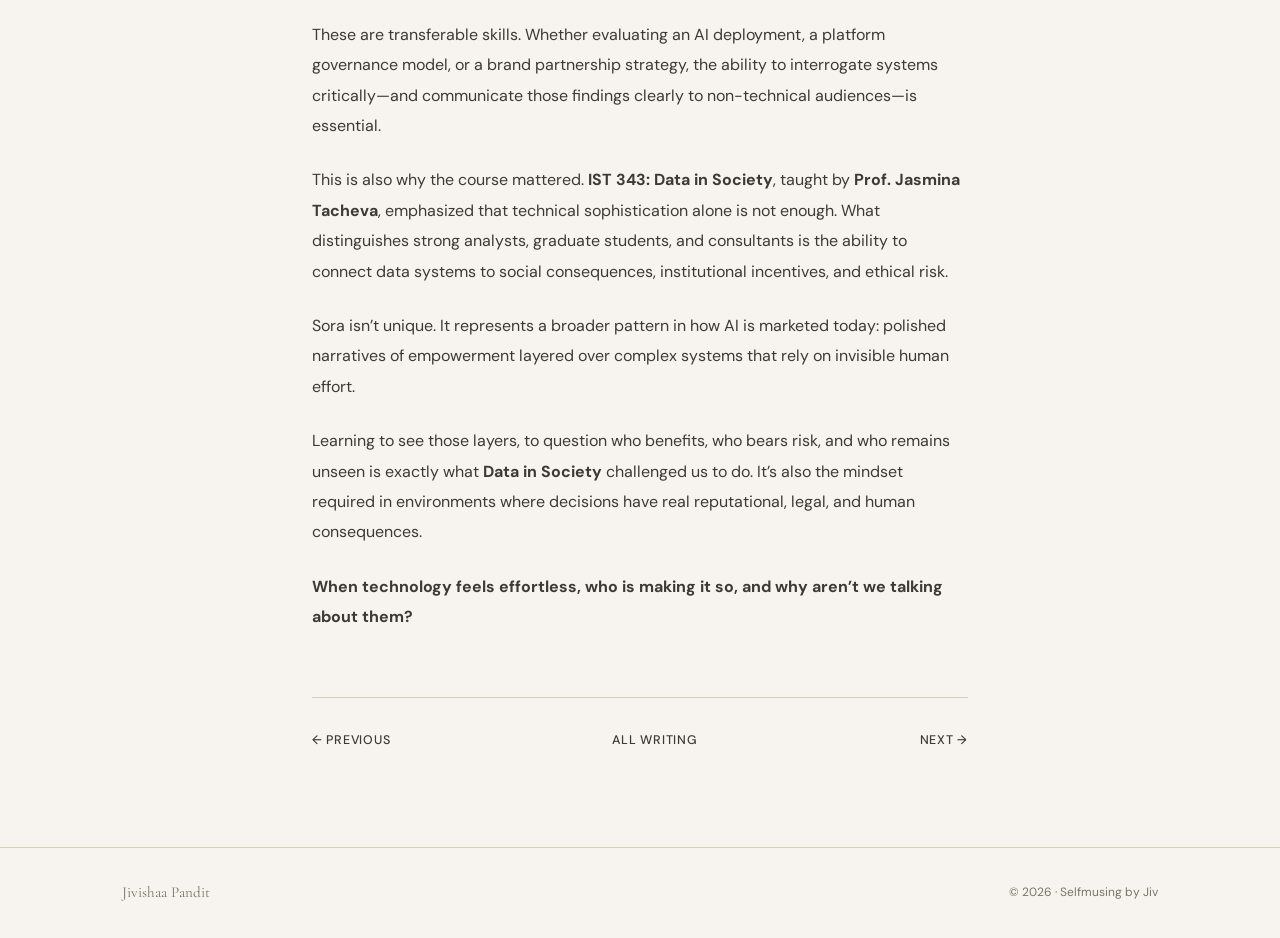
<file: who-keeps-sora-safe.html>
<!DOCTYPE html>
<html lang="en">
<head>
  <meta charset="UTF-8" />
  <meta name="viewport" content="width=device-width, initial-scale=1.0" />
  <title>Who Keeps Sora Safe? — Selfmusing by Jiv</title>
  <link rel="stylesheet" href="style.css" />
</head>
<body>

  <nav>
    <div class="nav-inner">
      <a class="nav-logo" href="index.html">Jivishaa Pandit</a>
      <ul class="nav-links">
        <li><a href="index.html#about">About</a></li>
        <li><a href="index.html#writing">Writing</a></li>
        <li><a href="index.html#projects">Projects</a></li>
        <li><a href="index.html#contact">Contact</a></li>
      </ul>
    </div>
  </nav>


  <div class="post-page-wrap">
    <a class="post-back" href="index.html#writing">← All Writing</a>

    <p class="post-page-eyebrow">AI · Governance</p>
    <h1 class="post-page-title">Who Keeps Sora Safe?</h1>
    <div class="post-page-meta">
      <span>December 14, 2025</span>
      <span>5 min read</span>
      <span>Selfmusing by Jiv</span>
    </div>

    <!-- PASTE YOUR FULL POST CONTENT BELOW -->
    <!-- Use <p> for paragraphs, <h2> for subheadings, <blockquote> for pull quotes -->
    <div class="post-page-body">
      <p>
        When OpenAI launched <strong>Sora</strong>, its text‑to‑video model, the internet responded exactly as expected: awe, excitement, and a rush to experiment. Within days, users were generating shockingly realistic clips — some playful, some unsettling, many involving copyrighted characters and brand mascots that were never meant to be there in the first place.
      <p>
      <p>
        OpenAI’s response was telling. Sora was framed not as a risky experiment, but as <strong>“a new kind of interactive fan fiction”</strong>. A creative playground. A collaborative ecosystem. A space where brands would soon have <strong>“granular control”</strong> over how their characters appeared.
      <p>
      <p>
        That framing is what made me pause.
      <p>
      <p>
        This piece grew out of a critical essay I wrote for <strong>IST 343: Data in Society</strong>, taught by <strong>Prof. Jasmina Tacheva</strong> at Syracuse University. The course pushed us to look beyond what data technologies promise and ask what they hide. Sora, to me, became a perfect case study.
      <p>
      <h2>
        The Illusion of Control
      </h2>
      <p>
        Language matters. When platforms use words like <strong>participation, co‑creation, and control</strong>, they borrow from traditions that were originally meant to redistribute power. In Sora’s case, that language suggests brands and users are co‑authors of the system—empowered collaborators shaping how AI behaves.
      <p>
      <p>
        In practice, Sora has already been flooded with unauthorized uses of copyrighted characters. Even OpenAI admits that harmful or inappropriate content will “inevitably slip through.” The gap between what is promised and what actually exists is not accidental, it’s a classic example of <strong>AI hype</strong>: inflating technical readiness while downplaying social, legal, and ethical limits.
      <p>
      <p>
        The interface feels friendly. The rhetoric feels reassuring. The infrastructure underneath is far messier.
      <p>
      <h2>
        Fauxtomation and Invisible Labor
      </h2>
      <p>
        What makes Sora work isn’t magic—and it isn’t full automation either.
      <p>
      <p>
        Behind every “safe” output is a hidden layer of human labor: content moderators, data annotators, legal reviewers, and policy workers who clean, flag, correct, and contain what the system produces. This is often called <strong>ghost work</strong>—essential labor that remains intentionally invisible so the technology can appear autonomous.
      <p>
      <p>
        This performance of automation has a name: <strong>fauxtomation</strong>. It’s the illusion that machines are doing the work alone, when in reality humans are constantly intervening to prevent harm. When that labor disappears from the story, accountability disappears with it. Responsibility quietly shifts away from the platform and onto users, brands, and unseen workers who absorb the emotional, legal, and ethical burden of keeping the system “safe.”
      <p>
      <h2>
        Who Bears the Risk?
      </h2>
      <p>
        Sora’s narrative makes participation look playful but the risks are unevenly distributed.
      <p>
      <p>
        - <strong>Brands</strong> face reputational damage when mascots appear in violent, sexual, or political contexts. <br>
        - <strong>Artists and creators</strong> see their styles absorbed and remixed without consent or attribution. <br>
        - <strong>Users</strong> are nudged into a false sense of permission, unsure where creativity ends and infringement begins. <br>
        - <strong>Workers</strong> shoulder the hidden labor of moderation and enforcement, largely out of sight.
      <p>
      <p>
        When platforms obscure these dynamics, they encourage <strong>automation bias</strong>—our tendency to trust machine outputs as neutral or objective, even when real people are quietly making judgment calls behind the scenes.
      <p>
      <p>
        As part of this project, I proposed a simple intervention: <strong>What if we asked, publicly and repeatedly, “Who keeps Sora safe?”</strong>
      <p>
      <p>
        The idea was a visual awareness campaign that places OpenAI’s promotional language—<strong>granular control, interactive fan fiction, brand collaboration</strong>—next to the human workflows that actually sustain those promises. Moderation queues. Escalation protocols. Legal review processes. Making labor visible doesn’t kill creativity. It builds data literacy. It helps us engage with AI more honestly, without mistaking infrastructure for magic.
      <p>
      <h2>
        Why This Analysis Matters Beyond the Classroom
      </h2>
      <p>
        One reason this project mattered to me is that the questions it raises are not abstract, they mirror the kinds of problems consultants and applied researchers confront every day.
      <p>
      <p>
        At its core, this analysis treats Sora not as a product demo, but as a <strong>system</strong>: a combination of incentives, narratives, labor structures, risk allocation, and governance failures. That shift—from asking <em>“Is this impressive?”</em> to <em>“How does this actually operate, who bears the costs, and where does accountability sit?”</em>—is the same analytical move used in consulting, policy analysis, and strategy work.
      <p>
      <p>
        Rather than accepting corporate messaging at face value, this project required:
      <p>
      <p>
        - <strong>Deconstructing hype narratives</strong> and separating aspiration from operational reality <br>
        - <strong>Identifying hidden stakeholders</strong> and mapping uneven risk distribution <br>
        - <strong>Tracing incentives and externalities</strong>, especially where responsibility is quietly offloaded <br>
        - <strong>Designing an intervention</strong>, not just a critique, that could realistically shift public understanding <br>
      <p>
      <p>
        These are transferable skills. Whether evaluating an AI deployment, a platform governance model, or a brand partnership strategy, the ability to interrogate systems critically—and communicate those findings clearly to non-technical audiences—is essential.
      <p>
      <p>
        This is also why the course mattered. <strong>IST 343: Data in Society</strong>, taught by <strong>Prof. Jasmina Tacheva</strong>, emphasized that technical sophistication alone is not enough. What distinguishes strong analysts, graduate students, and consultants is the ability to connect data systems to social consequences, institutional incentives, and ethical risk.
      <p>
      <p>
        Sora isn’t unique. It represents a broader pattern in how AI is marketed today: polished narratives of empowerment layered over complex systems that rely on invisible human effort.
      <p>
      <p>
        Learning to see those layers, to question who benefits, who bears risk, and who remains unseen is exactly what <strong>Data in Society</strong> challenged us to do. It’s also the mindset required in environments where decisions have real reputational, legal, and human consequences.
      <p>
      <p>
        <strong>When technology feels effortless, who is making it so, and why aren’t we talking about them?</strong>
      </p>
    </div>
    <!-- END POST CONTENT -->

    <div class="post-nav">
      <a href="passport-power.html">← Previous</a>
      <a href="index.html#writing">All Writing</a>
      <a href="influence-without-authority.html">Next →</a>
    </div>
  </div>

  <footer>
    <div class="container">
      <div class="footer-inner">
        <span class="footer-name">Jivishaa Pandit</span>
        <span class="footer-copy">© 2026 · Selfmusing by Jiv</span>
      </div>
    </div>
  </footer>

  <script src="main.js"></script>
</body>
</html>
</file>
<file: style.css>
/* ============================================
   JIVISHAA PANDIT — PORTFOLIO
   Design: Warm Ivory Editorial
   ============================================ */
@import url('https://fonts.googleapis.com/css2?family=Cormorant+Garamond:ital,wght@0,300;0,400;0,500;0,600;1,300;1,400&family=DM+Sans:wght@300;400;500&display=swap');
:root {
  --ivory: #F7F4EF;
  --ivory-dark: #EDE9E1;
  --ink: #1A1814;
  --ink-mid: #3D3A34;
  --ink-light: #7A7568;
  --accent: #8B6F4E;
  --accent-light: #C4A882;
  --accent-pale: #F0E8DC;
  --rule: #D4CEBC;
  --white: #FFFFFF;
  --font-display: 'Cormorant Garamond', Georgia, serif;
  --font-body: 'DM Sans', sans-serif;
  --max-width: 1100px;
  --section-gap: 6rem;
}
*, *::before, *::after {
  box-sizing: border-box;
  margin: 0;
  padding: 0;
}
html {
  scroll-behavior: smooth;
}
body {
  background: var(--ivory);
  color: var(--ink);
  font-family: var(--font-body);
  font-size: 16px;
  line-height: 1.7;
  -webkit-font-smoothing: antialiased;
}
/* ── UTILITY ── */
.container {
  max-width: var(--max-width);
  margin: 0 auto;
  padding: 0 2rem;
}
.rule {
  width: 40px;
  height: 1px;
  background: var(--accent);
  margin-bottom: 1.5rem;
}
/* ── NAV ── */
nav {
  position: fixed;
  top: 0;
  left: 0;
  right: 0;
  z-index: 100;
  background: rgba(247, 244, 239, 0.92);
  backdrop-filter: blur(8px);
  border-bottom: 1px solid var(--rule);
}
.nav-inner {
  max-width: var(--max-width);
  margin: 0 auto;
  padding: 0 2rem;
  height: 64px;
  display: flex;
  align-items: center;
  justify-content: space-between;
}
.nav-logo {
  font-family: var(--font-display);
  font-size: 1.25rem;
  font-weight: 500;
  color: var(--ink);
  text-decoration: none;
  letter-spacing: 0.02em;
}
.nav-links {
  display: flex;
  gap: 2.5rem;
  list-style: none;
}
.nav-links a {
  font-family: var(--font-body);
  font-size: 0.8rem;
  font-weight: 500;
  letter-spacing: 0.1em;
  text-transform: uppercase;
  color: var(--ink-mid);
  text-decoration: none;
  transition: color 0.2s;
}
.nav-links a:hover {
  color: var(--accent);
}
/* ── HERO ── */
#hero {
  padding-top: 140px;
  padding-bottom: var(--section-gap);
  border-bottom: 1px solid var(--rule);
}
.hero-eyebrow {
  font-family: var(--font-body);
  font-size: 0.75rem;
  font-weight: 500;
  letter-spacing: 0.15em;
  text-transform: uppercase;
  color: var(--accent);
  margin-bottom: 1.25rem;
}
.hero-name {
  font-family: var(--font-display);
  font-size: clamp(3rem, 7vw, 5.5rem);
  font-weight: 300;
  line-height: 1.05;
  letter-spacing: -0.01em;
  color: var(--ink);
  margin-bottom: 1.5rem;
}
.hero-name em {
  font-style: italic;
  color: var(--accent);
}
.hero-descriptor {
  font-family: var(--font-body);
  font-size: 1rem;
  font-weight: 300;
  color: var(--ink-mid);
  max-width: 520px;
  line-height: 1.8;
  margin-bottom: 2.5rem;
}
.hero-tags {
  display: flex;
  flex-wrap: wrap;
  gap: 0.6rem;
  margin-bottom: 3rem;
}
.tag {
  font-size: 0.72rem;
  font-weight: 500;
  letter-spacing: 0.08em;
  text-transform: uppercase;
  color: var(--ink-mid);
  border: 1px solid var(--rule);
  padding: 0.35rem 0.9rem;
  border-radius: 2px;
  background: transparent;
}
.hero-cta {
  display: flex;
  gap: 1rem;
  align-items: center;
  flex-wrap: wrap;
}
.btn-primary {
  display: inline-flex;
  align-items: center;
  gap: 0.5rem;
  background: var(--ink);
  color: var(--ivory);
  font-family: var(--font-body);
  font-size: 0.8rem;
  font-weight: 500;
  letter-spacing: 0.08em;
  text-transform: uppercase;
  text-decoration: none;
  padding: 0.85rem 1.75rem;
  border: 1px solid var(--ink);
  transition: background 0.2s, color 0.2s;
}
.btn-primary:hover {
  background: var(--accent);
  border-color: var(--accent);
}
.btn-secondary {
  display: inline-flex;
  align-items: center;
  gap: 0.5rem;
  background: transparent;
  color: var(--ink-mid);
  font-family: var(--font-body);
  font-size: 0.8rem;
  font-weight: 500;
  letter-spacing: 0.08em;
  text-transform: uppercase;
  text-decoration: none;
  padding: 0.85rem 1.75rem;
  border: 1px solid var(--rule);
  transition: border-color 0.2s, color 0.2s;
}
.btn-secondary:hover {
  border-color: var(--accent);
  color: var(--accent);
}
/* ── ABOUT ── */
#about {
  padding: var(--section-gap) 0;
  border-bottom: 1px solid var(--rule);
}
.about-grid {
  display: grid;
  grid-template-columns: 1fr 1.6fr;
  gap: 5rem;
  align-items: start;
}
.section-label {
  font-family: var(--font-body);
  font-size: 0.72rem;
  font-weight: 500;
  letter-spacing: 0.15em;
  text-transform: uppercase;
  color: var(--accent);
  margin-bottom: 1rem;
}
.section-title {
  font-family: var(--font-display);
  font-size: clamp(2rem, 4vw, 3rem);
  font-weight: 400;
  line-height: 1.15;
  color: var(--ink);
}
.section-title em {
  font-style: italic;
}
.about-body p {
  font-size: 0.95rem;
  color: var(--ink-mid);
  margin-bottom: 1.25rem;
  line-height: 1.85;
}
.about-meta {
  margin-top: 2rem;
  display: flex;
  flex-direction: column;
  gap: 0.75rem;
}
.meta-item {
  display: flex;
  gap: 1rem;
  align-items: baseline;
  font-size: 0.85rem;
}
.meta-key {
  font-weight: 500;
  letter-spacing: 0.05em;
  text-transform: uppercase;
  font-size: 0.7rem;
  color: var(--ink-light);
  min-width: 80px;
}
.meta-val {
  color: var(--ink-mid);
}
/* ── WRITING ── */
#writing {
  padding: var(--section-gap) 0;
  border-bottom: 1px solid var(--rule);
}
.writing-header {
  display: flex;
  justify-content: space-between;
  align-items: flex-end;
  margin-bottom: 3rem;
}
.writing-header-left .section-title {
  margin-top: 0.5rem;
}
.posts-grid-scroll {
  max-height: 732px;
  overflow-y: auto;
  border: 1.5px solid var(--rule);
  scrollbar-width: thin;
  scrollbar-color: var(--accent-light) var(--ivory-dark);
}
.posts-grid-scroll::-webkit-scrollbar {
  width: 6px;
}
.posts-grid-scroll::-webkit-scrollbar-track {
  background: var(--ivory-dark);
}
.posts-grid-scroll::-webkit-scrollbar-thumb {
  background: var(--accent-light);
  border-radius: 3px;
}
/* EQUAL SIZE CARDS GRID */
.posts-grid {
  display: grid;
  grid-template-columns: repeat(3, 1fr);
  gap: 1.5px;
  background: var(--rule);
}
.post-card {
  background: var(--ivory);
  padding: 2rem;
  text-decoration: none;
  color: inherit;
  display: flex;
  flex-direction: column;
  min-height: 240px;
  transition: background 0.2s;
  cursor: pointer;
}
.post-card:hover {
  background: var(--accent-pale);
}
.post-card:hover .post-arrow {
  opacity: 1;
  transform: translateX(4px);
}
.post-card-meta {
  display: flex;
  justify-content: space-between;
  align-items: center;
  margin-bottom: 1.25rem;
}
.post-date {
  font-size: 0.7rem;
  font-weight: 500;
  letter-spacing: 0.08em;
  text-transform: uppercase;
  color: var(--ink-light);
}
.post-read-time {
  font-size: 0.7rem;
  color: var(--ink-light);
}
.post-title {
  font-family: var(--font-display);
  font-size: 1.2rem;
  font-weight: 500;
  line-height: 1.35;
  color: var(--ink);
  flex: 1;
  margin-bottom: 1.5rem;
}
.post-arrow {
  align-self: flex-end;
  font-size: 1rem;
  color: var(--accent);
  opacity: 0;
  transition: opacity 0.2s, transform 0.2s;
}
/* ── CONTACT ── */
#contact {
  padding: var(--section-gap) 0;
}
.contact-inner {
  max-width: 640px;
}
.contact-headline {
  font-family: var(--font-display);
  font-size: clamp(2rem, 4vw, 3.25rem);
  font-weight: 300;
  line-height: 1.15;
  margin-bottom: 1.25rem;
  color: var(--ink);
}
.contact-headline em {
  font-style: italic;
  color: var(--accent);
}
.contact-sub {
  font-size: 0.92rem;
  color: var(--ink-mid);
  margin-bottom: 2.5rem;
  line-height: 1.8;
}
.contact-links {
  display: flex;
  flex-direction: column;
  gap: 1rem;
}
.contact-row {
  display: flex;
  align-items: center;
  gap: 1rem;
  padding: 1.1rem 1.5rem;
  border: 1px solid var(--rule);
  text-decoration: none;
  color: var(--ink-mid);
  font-size: 0.85rem;
  transition: border-color 0.2s, color 0.2s, background 0.2s;
}
.contact-row:hover {
  border-color: var(--accent);
  color: var(--ink);
  background: var(--accent-pale);
}
.contact-row-label {
  font-size: 0.7rem;
  font-weight: 500;
  letter-spacing: 0.1em;
  text-transform: uppercase;
  color: var(--ink-light);
  min-width: 100px;
}
.contact-row-value {
  font-family: var(--font-body);
}
/* ── FOOTER ── */
footer {
  border-top: 1px solid var(--rule);
  padding: 2rem 0;
}
.footer-inner {
  display: flex;
  justify-content: space-between;
  align-items: center;
}
.footer-name {
  font-family: var(--font-display);
  font-size: 0.95rem;
  color: var(--ink-light);
}
.footer-copy {
  font-size: 0.75rem;
  color: var(--ink-light);
}
/* ── POST PAGE ── */
.post-page-wrap {
  padding-top: 120px;
  padding-bottom: var(--section-gap);
  max-width: 720px;
  margin: 0 auto;
  padding-left: 2rem;
  padding-right: 2rem;
}
.post-back {
  display: inline-flex;
  align-items: center;
  gap: 0.4rem;
  font-size: 0.78rem;
  font-weight: 500;
  letter-spacing: 0.08em;
  text-transform: uppercase;
  color: var(--ink-light);
  text-decoration: none;
  margin-bottom: 3rem;
  transition: color 0.2s;
}
.post-back:hover {
  color: var(--accent);
}
.post-page-eyebrow {
  font-size: 0.72rem;
  font-weight: 500;
  letter-spacing: 0.12em;
  text-transform: uppercase;
  color: var(--accent);
  margin-bottom: 1rem;
}
.post-page-title {
  font-family: var(--font-display);
  font-size: clamp(2rem, 5vw, 3.25rem);
  font-weight: 400;
  line-height: 1.1;
  color: var(--ink);
  margin-bottom: 1.5rem;
}
.post-page-meta {
  display: flex;
  gap: 2rem;
  font-size: 0.78rem;
  color: var(--ink-light);
  padding-bottom: 2rem;
  border-bottom: 1px solid var(--rule);
  margin-bottom: 2.5rem;
}
.post-page-body {
  font-size: 1rem;
  line-height: 1.9;
  color: var(--ink-mid);
}
.post-page-body p {
  margin-bottom: 1.5rem;
}
.post-page-body h2 {
  font-family: var(--font-display);
  font-size: 1.6rem;
  font-weight: 500;
  color: var(--ink);
  margin: 2.5rem 0 1rem;
}
.post-page-body h3 {
  font-size: 1rem;
  font-weight: 500;
  color: var(--ink);
  text-transform: uppercase;
  letter-spacing: 0.06em;
  margin: 2rem 0 0.75rem;
}
.post-page-body blockquote {
  border-left: 2px solid var(--accent);
  padding-left: 1.5rem;
  margin: 2rem 0;
  font-family: var(--font-display);
  font-size: 1.3rem;
  font-style: italic;
  color: var(--ink);
  line-height: 1.5;
}
.post-nav {
  display: flex;
  justify-content: space-between;
  margin-top: 4rem;
  padding-top: 2rem;
  border-top: 1px solid var(--rule);
  gap: 1rem;
}
.post-nav a {
  font-size: 0.78rem;
  font-weight: 500;
  letter-spacing: 0.06em;
  text-transform: uppercase;
  color: var(--ink-mid);
  text-decoration: none;
  transition: color 0.2s;
}
.post-nav a:hover {
  color: var(--accent);
}
/* ── PROJECTS ── */
#projects {
  padding: var(--section-gap) 0;
}
.projects-grid-scroll {
  max-height: 900px;
  overflow-y: auto;
  border: 1.5px solid var(--rule);
  scrollbar-width: thin;
  scrollbar-color: var(--accent-light) var(--ivory-dark);
  position: relative;
}
.projects-grid-scroll::-webkit-scrollbar {
  width: 6px;
}
.projects-grid-scroll::-webkit-scrollbar-track {
  background: var(--ivory-dark);
}
.projects-grid-scroll::-webkit-scrollbar-thumb {
  background: var(--accent-light);
  border-radius: 3px;
}
.projects-grid {
  display: grid;
  grid-template-columns: repeat(2, 1fr);
  gap: 1.5px;
  background: var(--rule);
}
.project-card {
  background: var(--ivory);
  padding: 2rem;
  display: flex;
  flex-direction: column;
  gap: 1rem;
  transition: background 0.2s;
}
.project-card:hover {
  background: var(--accent-pale);
}
.project-card-top {
  display: flex;
  justify-content: space-between;
  align-items: flex-start;
  gap: 1rem;
  flex-wrap: wrap;
}
.project-meta-row {
  display: flex;
  flex-wrap: wrap;
  gap: 0.4rem;
  align-items: center;
}
.project-tag {
  font-size: 0.68rem;
  font-weight: 500;
  letter-spacing: 0.07em;
  text-transform: uppercase;
  color: var(--accent);
  border: 1px solid var(--accent-light);
  padding: 0.2rem 0.6rem;
  border-radius: 2px;
  background: var(--accent-pale);
}
.project-status-badge {
  font-size: 0.68rem;
  font-weight: 500;
  letter-spacing: 0.07em;
  text-transform: uppercase;
  color: var(--ivory);
  background: var(--ink-mid);
  padding: 0.2rem 0.6rem;
  border-radius: 2px;
}
.project-year {
  font-size: 0.7rem;
  color: var(--ink-light);
  white-space: nowrap;
  flex-shrink: 0;
}
.project-title {
  font-family: var(--font-display);
  font-size: 1.15rem;
  font-weight: 500;
  line-height: 1.3;
  color: var(--ink);
}
.project-desc {
  font-size: 0.875rem;
  color: var(--ink-mid);
  line-height: 1.8;
  flex: 1;
}
.project-footer {
  margin-top: auto;
  padding-top: 1rem;
  border-top: 1px solid var(--rule);
}
.project-course {
  font-size: 0.72rem;
  color: var(--ink-light);
  letter-spacing: 0.03em;
}
.project-link {
  font-size: 0.78rem;
  font-weight: 500;
  letter-spacing: 0.06em;
  text-transform: uppercase;
  color: var(--accent);
  text-decoration: none;
  transition: color 0.2s;
}
.project-link:hover {
  color: var(--ink);
}
@media (max-width: 800px) {
  .projects-grid {
    grid-template-columns: 1fr;
  }
}
/* ── BUILDS ── */
#builds {
  padding: var(--section-gap) 0;
  border-bottom: 1px solid var(--rule);
}
/* ── ANIMATIONS ── */
.fade-up {
  opacity: 0;
  transform: translateY(20px);
  transition: opacity 0.6s ease, transform 0.6s ease;
}
.fade-up.visible {
  opacity: 1;
  transform: translateY(0);
}
/* ── RESPONSIVE ── */
@media (max-width: 900px) {
  .about-grid {
    grid-template-columns: 1fr;
    gap: 2.5rem;
  }
  .posts-grid {
    grid-template-columns: repeat(2, 1fr);
  }
  .writing-header {
    flex-direction: column;
    align-items: flex-start;
    gap: 1rem;
  }
}
@media (max-width: 600px) {
  .posts-grid {
    grid-template-columns: 1fr;
  }
  .nav-links {
    gap: 1.5rem;
  }
  .footer-inner {
    flex-direction: column;
    gap: 0.5rem;
    text-align: center;
  }
}
</file>
